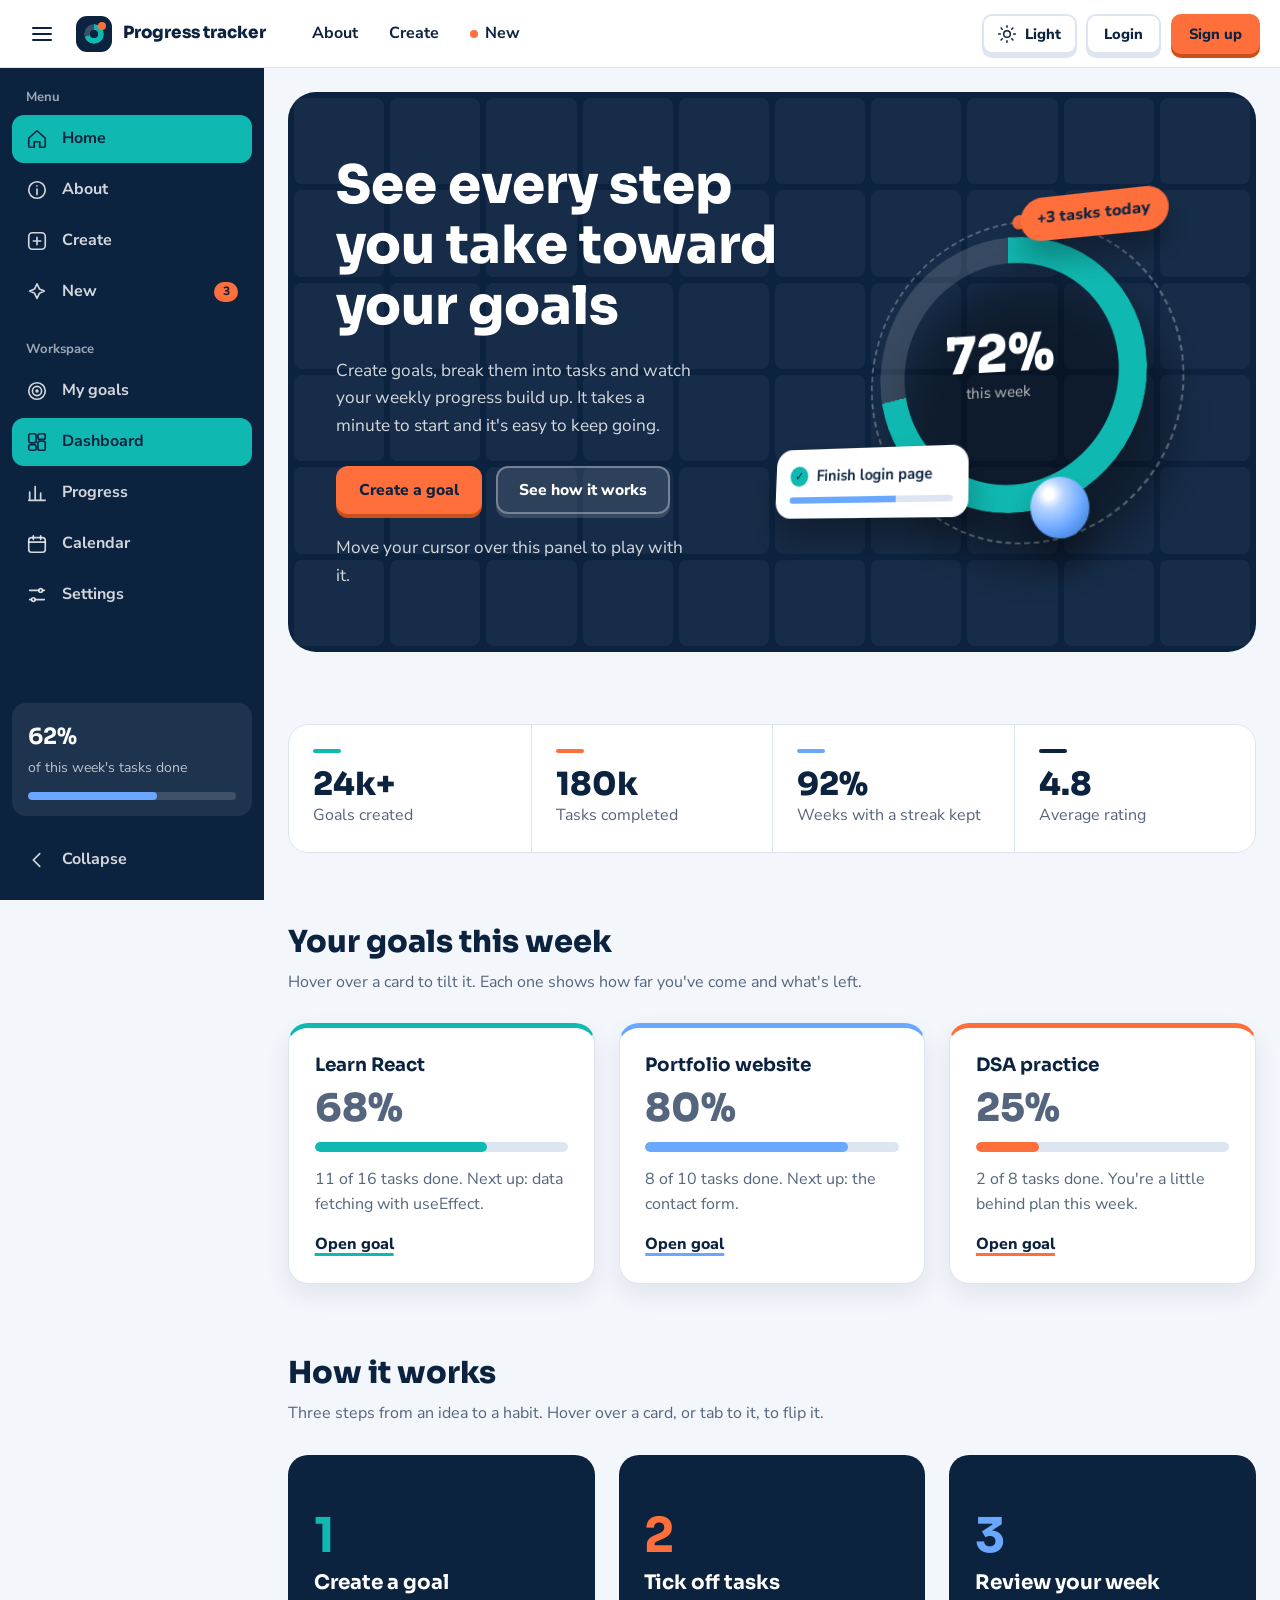
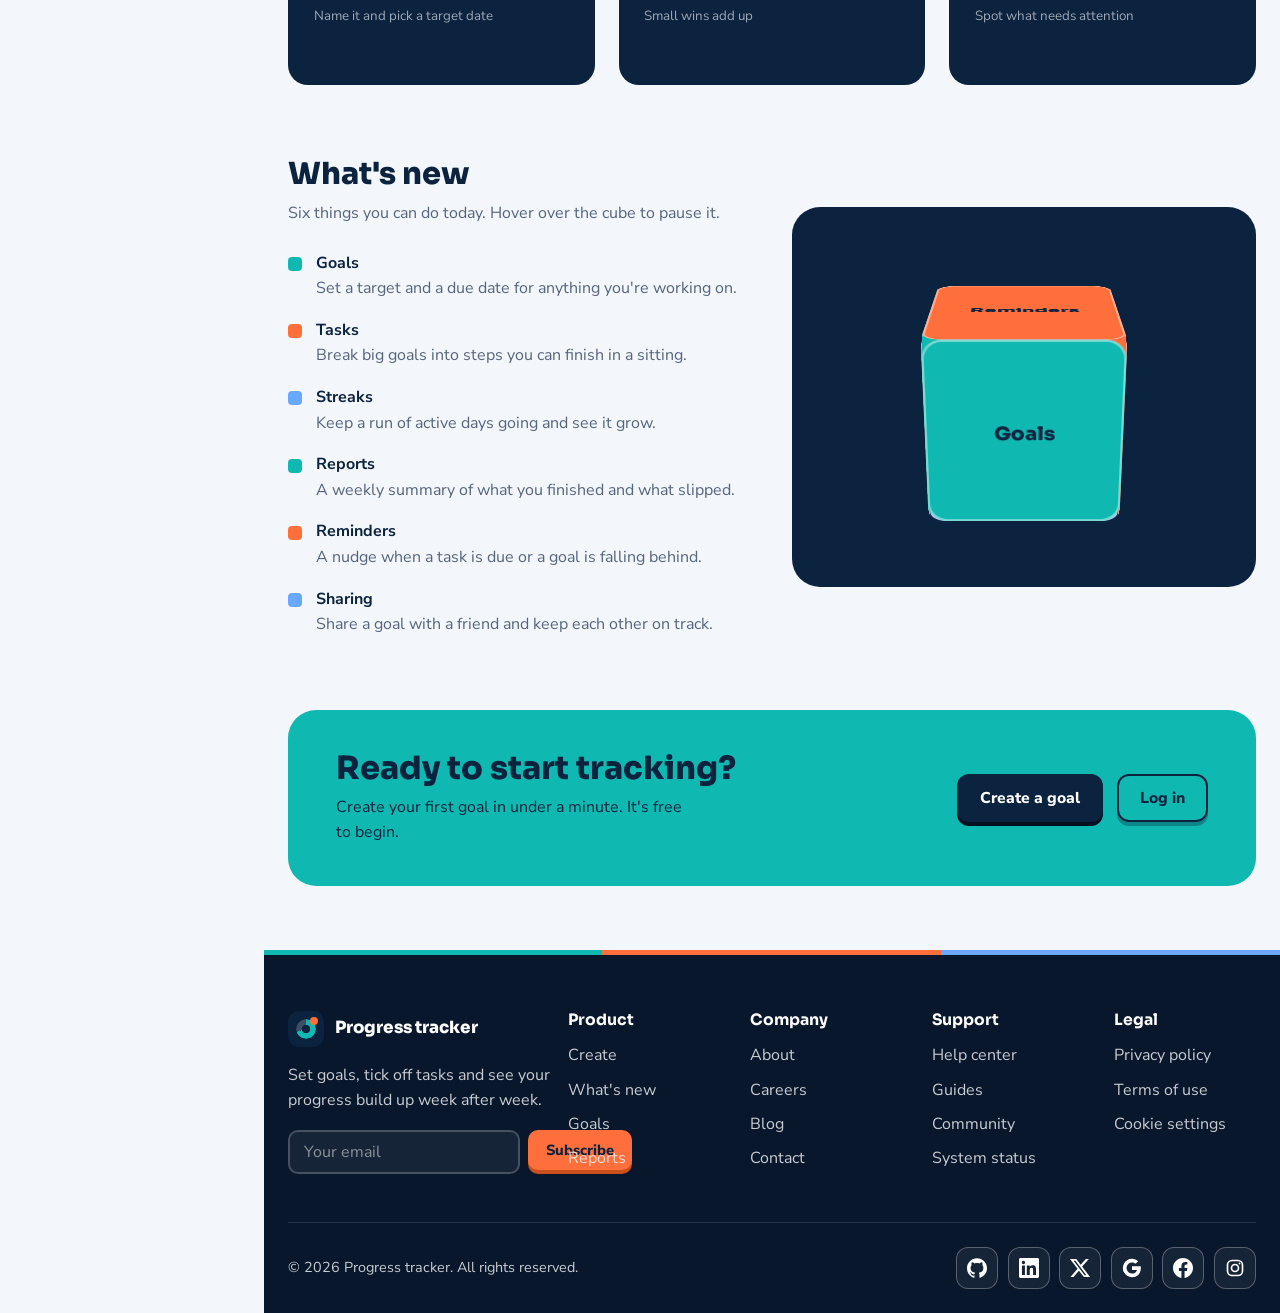
<file: index.html>
<!DOCTYPE html>
<html lang="en">
<head>
  <meta charset="UTF-8">
  <meta name="viewport" content="width=device-width, initial-scale=1">
  <title>Progress tracker - Home</title>
  <script src="dark-mode.js"></script>
  <link rel="preconnect" href="https://fonts.googleapis.com">
  <link rel="preconnect" href="https://fonts.gstatic.com" crossorigin>
  <link href="https://fonts.googleapis.com/css2?family=Nunito+Sans:wght@400;600;700;800&family=Sora:wght@600;700;800&display=swap" rel="stylesheet">
 

  <!-- ================= CSS ===================== -->

   <link rel="stylesheet" href="dark.css">
  <link rel="stylesheet" href="dark.css">
  <link rel="stylesheet" href="style.css">
</head>

<body>
  <a class="skip" href="#main">Skip to main content</a>

  <!-- Drives the sidebar without JavaScript. Desktop: checked = icons only. Mobile: checked = drawer open. -->
  <input class="sb-toggle" type="checkbox" id="sb-toggle" aria-controls="sidebar">

  <!-- ============ HEADER ============ -->
  <header class="header">
    <label class="burger" for="sb-toggle">
      <span class="bars"></span>
      <span class="sr-only">Toggle sidebar</span>
    </label>

    <a class="logo" href="index.html">
      <span class="logo-mark" aria-hidden="true"></span>
      <span class="logo-name">Progress tracker</span>
    </a>

    <nav class="nav" aria-label="Primary">
      <a href="#about">About</a>
      <a href="#create">Create</a>
      <a class="nav-new" href="#new">New</a>
    </nav>

    <div class="header-actions">
      <!-- <div class="theme">
        <button class="theme-btn" id="theme-btn" type="button" aria-haspopup="true" aria-expanded="false" aria-controls="theme-menu" title="Change colours">
          <svg viewBox="0 0 24 24" aria-hidden="true"><path d="M12 3a9 9 0 1 0 0 18c1.1 0 1.8-.8 1.8-1.7 0-.5-.2-.9-.5-1.2-.3-.3-.5-.7-.5-1.2 0-.9.8-1.6 1.7-1.6H16a5 5 0 0 0 5-5c0-3.9-4-7.3-9-7.3z"/><circle cx="7.5" cy="11" r="1"/><circle cx="10.5" cy="7" r="1"/><circle cx="15.5" cy="7.5" r="1"/></svg>
          <span class="theme-text">Theme</span>
        </button>
        <div class="theme-menu" id="theme-menu" hidden>
          <h2>Choose a colour combination</h2>
          <button class="theme-opt" type="button" data-theme="1" aria-pressed="true"><span>Ocean</span><span class="dots" aria-hidden="true"><i style="--d:#0c2340"></i><i style="--d:#0fb9b1"></i><i style="--d:#ff6f3c"></i><i style="--d:#6aa8ff"></i></span></button>
          <button class="theme-opt" type="button" data-theme="2" aria-pressed="false"><span>Royal</span><span class="dots" aria-hidden="true"><i style="--d:#2b1055"></i><i style="--d:#ffd166"></i><i style="--d:#ff6b9d"></i><i style="--d:#b69cff"></i></span></button>
          <button class="theme-opt" type="button" data-theme="3" aria-pressed="false"><span>Forest</span><span class="dots" aria-hidden="true"><i style="--d:#10301f"></i><i style="--d:#6fdc8c"></i><i style="--d:#ffb454"></i><i style="--d:#8ad7ff"></i></span></button>
          <button class="theme-opt" type="button" data-theme="4" aria-pressed="false"><span>Ember</span><span class="dots" aria-hidden="true"><i style="--d:#331014"></i><i style="--d:#ffc857"></i><i style="--d:#ff7a45"></i><i style="--d:#f78fb3"></i></span></button>
          <button class="theme-opt" type="button" data-theme="5" aria-pressed="false"><span>Neon</span><span class="dots" aria-hidden="true"><i style="--d:#14142b"></i><i style="--d:#00e5c3"></i><i style="--d:#ff4fa3"></i><i style="--d:#ffe14d"></i></span></button>
        </div>
      </div> -->
      <a class="btn btn-ghost btn-sm btn-login" href="login.html" data-open-auth="login">Login</a>
      <a class="btn btn-orange btn-sm" href="signup.html" data-open-auth="signup">Sign up</a>
    </div>
  </header>

  <div class="shell">

    <!-- ============ SIDEBAR ============ -->
    <aside class="sidebar" id="sidebar" aria-label="Sidebar">
      <div class="sb-section">
        <p class="sb-heading">Menu</p>
        <a class="sb-link" href="index.html" aria-current="page" title="Home">
          <svg viewBox="0 0 24 24" aria-hidden="true"><path d="M3 11l9-8 9 8v9a1 1 0 0 1-1 1h-5v-6H9v6H4a1 1 0 0 1-1-1z"/></svg>
          <span class="sb-label">Home</span>
        </a>
        <a class="sb-link" href="#about" title="About">
          <svg viewBox="0 0 24 24" aria-hidden="true"><circle cx="12" cy="12" r="9"/><path d="M12 11v6M12 7.5v.01"/></svg>
          <span class="sb-label">About</span>
        </a>
        <a class="sb-link" href="#create" title="Create">
          <svg viewBox="0 0 24 24" aria-hidden="true"><rect x="3" y="3" width="18" height="18" rx="4"/><path d="M12 8v8M8 12h8"/></svg>
          <span class="sb-label">Create</span>
        </a>
        <a class="sb-link" href="#new" title="New">
          <svg viewBox="0 0 24 24" aria-hidden="true"><path d="M12 3l2.6 5.6L20 11l-5.4 2.4L12 19l-2.6-5.6L4 11l5.4-2.4z"/></svg>
          <span class="sb-label">New</span>
          <span class="sb-badge">3</span>
        </a>
      </div>

      <div class="sb-section">
        <p class="sb-heading">Workspace</p>
        <a class="sb-link" href="#goals" title="My goals">
          <svg viewBox="0 0 24 24" aria-hidden="true"><circle cx="12" cy="12" r="9"/><circle cx="12" cy="12" r="5"/><circle cx="12" cy="12" r="1"/></svg>
          <span class="sb-label">My goals</span>
        </a>

        <a class="sb-link" href="dashboard.html" aria-current="page" title="Dashboard">
          <svg viewBox="0 0 24 24" aria-hidden="true"><rect x="3" y="3" width="8" height="10" rx="2"/><rect x="13" y="3" width="8" height="6" rx="2"/><rect x="13" y="11" width="8" height="10" rx="2"/><rect x="3" y="15" width="8" height="6" rx="2"/></svg>
          <span class="sb-label">Dashboard</span>
        </a>
        
        <a class="sb-link" href="#" title="Progress">
          <svg viewBox="0 0 24 24" aria-hidden="true"><path d="M4 20V11M10 20V5M16 20v-8M21 20H3"/></svg>
          <span class="sb-label">Progress</span>
        </a>
        <a class="sb-link" href="#" title="Calendar">
          <svg viewBox="0 0 24 24" aria-hidden="true"><rect x="3" y="5" width="18" height="16" rx="3"/><path d="M3 10h18M8 3v4M16 3v4"/></svg>
          <span class="sb-label">Calendar</span>
        </a>
        <a class="sb-link" href="#" title="Settings">
          <svg viewBox="0 0 24 24" aria-hidden="true"><path d="M4 7h10M18 7h2M4 17h2M10 17h10"/><circle cx="16" cy="7" r="2"/><circle cx="8" cy="17" r="2"/></svg>
          <span class="sb-label">Settings</span>
        </a>
      </div>

      <div class="sb-widget">
        <strong>62%</strong>
        <span>of this week's tasks done</span>
        <div class="sb-meter" aria-hidden="true"><i></i></div>
      </div>

      <label class="sb-link sb-collapse" for="sb-toggle" title="Collapse or expand sidebar">
        <svg viewBox="0 0 24 24" aria-hidden="true"><path d="M15 5l-7 7 7 7"/></svg>
        <span class="sb-label">Collapse</span>
      </label>
    </aside>

    <label class="scrim" for="sb-toggle" aria-hidden="true"></label>

    <div class="content">

      <!-- ============ MAIN ============ -->
      <main id="main">

        <!-- Hero: move the cursor over it. The tiles light up and the 3D ring turns to face you. -->
        <section class="hero" aria-labelledby="hero-title">
          <div class="cells" aria-hidden="true">
            <i></i><i></i><i></i><i></i><i></i><i></i><i></i><i></i><i></i><i></i>
            <i></i><i></i><i></i><i></i><i></i><i></i><i></i><i></i><i></i><i></i>
            <i></i><i></i><i></i><i></i><i></i><i></i><i></i><i></i><i></i><i></i>
            <i></i><i></i><i></i><i></i><i></i><i></i><i></i><i></i><i></i><i></i>
            <i></i><i></i><i></i><i></i><i></i><i></i><i></i><i></i><i></i><i></i>
            <i></i><i></i><i></i><i></i><i></i><i></i><i></i><i></i><i></i><i></i>
          </div>

          <div class="hero-copy">
            <h1 id="hero-title">See every step you take toward your goals</h1>
            <p>Create goals, break them into tasks and watch your weekly progress build up. It takes a minute to start and it's easy to keep going.</p>
            <div class="hero-actions">
              <a class="btn btn-orange" href="#create">Create a goal</a>
              <a class="btn btn-light" href="#about">See how it works</a>
            </div>
            <p class="hero-hint">Move your cursor over this panel to play with it.</p>
          </div>

          <div class="hero-visual" aria-hidden="true">
            <div class="obj">
              <div class="orbit"></div>
              <div class="ring"></div>
              <div class="ring-num"><strong>72%</strong><span>this week</span></div>
              <div class="task-card"><b>Finish login page</b><i></i></div>
              <div class="chip">+3 tasks today</div>
              <div class="sphere"></div>
            </div>
          </div>
        </section>

        <!-- Stats (sample numbers: replace with your own) -->
        <section class="stats reveal" aria-label="Progress tracker in numbers">
          <div class="stat" style="--c: var(--teal)"><strong>24k+</strong><span>Goals created</span></div>
          <div class="stat" style="--c: var(--orange)"><strong>180k</strong><span>Tasks completed</span></div>
          <div class="stat" style="--c: var(--sky)"><strong>92%</strong><span>Weeks with a streak kept</span></div>
          <div class="stat" style="--c: var(--navy)"><strong>4.8</strong><span>Average rating</span></div>
        </section>

        <!-- Goals: each card tilts toward the cursor -->
        <section id="goals" aria-labelledby="goals-title">
          <div class="section-head">
            <h2 id="goals-title">Your goals this week</h2>
            <p>Hover over a card to tilt it. Each one shows how far you've come and what's left.</p>
          </div>

          <div class="goals">
            <article class="tilt reveal" style="--accent: var(--teal)">
              <div class="zones" aria-hidden="true"><i></i><i></i><i></i><i></i><i></i><i></i><i></i><i></i><i></i></div>
              <div class="tilt-card">
                <h3>Learn React</h3>
                <p class="pct">68%</p>
                <div class="meter" role="progressbar" aria-valuemin="0" aria-valuemax="100" aria-valuenow="68" aria-label="Learn React" style="--p: 68"><i></i></div>
                <p>11 of 16 tasks done. Next up: data fetching with useEffect.</p>
                <a class="link" href="#">Open goal</a>
              </div>
            </article>

            <article class="tilt reveal" style="--accent: var(--sky)">
              <div class="zones" aria-hidden="true"><i></i><i></i><i></i><i></i><i></i><i></i><i></i><i></i><i></i></div>
              <div class="tilt-card">
                <h3>Portfolio website</h3>
                <p class="pct">80%</p>
                <div class="meter" role="progressbar" aria-valuemin="0" aria-valuemax="100" aria-valuenow="80" aria-label="Portfolio website" style="--p: 80"><i></i></div>
                <p>8 of 10 tasks done. Next up: the contact form.</p>
                <a class="link" href="#">Open goal</a>
              </div>
            </article>

            <article class="tilt reveal" style="--accent: var(--orange)">
              <div class="zones" aria-hidden="true"><i></i><i></i><i></i><i></i><i></i><i></i><i></i><i></i><i></i></div>
              <div class="tilt-card">
                <h3>DSA practice</h3>
                <p class="pct">25%</p>
                <div class="meter" role="progressbar" aria-valuemin="0" aria-valuemax="100" aria-valuenow="25" aria-label="DSA practice" style="--p: 25"><i></i></div>
                <p>2 of 8 tasks done. You're a little behind plan this week.</p>
                <a class="link" href="#">Open goal</a>
              </div>
            </article>
          </div>
        </section>

        <!-- How it works: cards flip on hover or keyboard focus -->
        <section id="about" aria-labelledby="about-title">
          <div class="section-head">
            <h2 id="about-title">How it works</h2>
            <p>Three steps from an idea to a habit. Hover over a card, or tab to it, to flip it.</p>
          </div>

          <div class="steps">
            <article class="flip reveal" tabindex="0" style="--c: var(--teal)">
              <div class="flip-inner">
                <div class="face face-front">
                  <b>1</b>
                  <h3>Create a goal</h3>
                  <small>Name it and pick a target date</small>
                </div>
                <div class="face face-back">
                  <h3>Start with one goal</h3>
                  <p>Give it a clear name, add a due date and write down the first few tasks. You can always add more later.</p>
                </div>
              </div>
            </article>

            <article class="flip reveal" tabindex="0" style="--c: var(--orange)">
              <div class="flip-inner">
                <div class="face face-front">
                  <b>2</b>
                  <h3>Tick off tasks</h3>
                  <small>Small wins add up</small>
                </div>
                <div class="face face-back">
                  <h3>Watch the bar fill</h3>
                  <p>Every finished task moves your progress forward, so you can see the effort building day by day.</p>
                </div>
              </div>
            </article>

            <article class="flip reveal" tabindex="0" style="--c: var(--sky)">
              <div class="flip-inner">
                <div class="face face-front">
                  <b>3</b>
                  <h3>Review your week</h3>
                  <small>Spot what needs attention</small>
                </div>
                <div class="face face-back">
                  <h3>Adjust and keep going</h3>
                  <p>See which goals are on track and which are behind, then plan next week with a clear picture.</p>
                </div>
              </div>
            </article>
          </div>
        </section>

        <!-- What's new: rotating cube (pauses on hover) -->
        <section id="new" class="showcase" aria-labelledby="new-title">
          <div>
            <div class="section-head">
              <h2 id="new-title">What's new</h2>
              <p>Six things you can do today. Hover over the cube to pause it.</p>
            </div>
            <ul class="features">
              <li style="--c: var(--teal)"><div><strong>Goals</strong><span>Set a target and a due date for anything you're working on.</span></div></li>
              <li style="--c: var(--orange)"><div><strong>Tasks</strong><span>Break big goals into steps you can finish in a sitting.</span></div></li>
              <li style="--c: var(--sky)"><div><strong>Streaks</strong><span>Keep a run of active days going and see it grow.</span></div></li>
              <li style="--c: var(--teal)"><div><strong>Reports</strong><span>A weekly summary of what you finished and what slipped.</span></div></li>
              <li style="--c: var(--orange)"><div><strong>Reminders</strong><span>A nudge when a task is due or a goal is falling behind.</span></div></li>
              <li style="--c: var(--sky)"><div><strong>Sharing</strong><span>Share a goal with a friend and keep each other on track.</span></div></li>
            </ul>
          </div>

          <div class="cube-wrap reveal" aria-hidden="true">
            <div class="cube">
              <div class="f1">Goals</div>
              <div class="f2">Tasks</div>
              <div class="f3">Streaks</div>
              <div class="f4">Reports</div>
              <div class="f5">Reminders</div>
              <div class="f6">Sharing</div>
            </div>
          </div>
        </section>

        <!-- Call to action -->
        <section id="create" class="cta reveal" aria-labelledby="cta-title">
          <div>
            <h2 id="cta-title">Ready to start tracking?</h2>
            <p>Create your first goal in under a minute. It's free to begin.</p>
          </div>
          <div class="cta-actions">
            <a class="btn btn-navy" href="#" data-open-auth="signup">Create a goal</a>
            <a class="btn btn-ghost" href="#" data-open-auth="login">Log in</a>
          </div>
        </section>

      </main>

      <!-- ============ FOOTER ============ -->
      <footer class="footer">
        <div class="footer-inner">
          <div class="footer-grid">
            <div class="footer-about">
              <a class="logo" href="index.html">
                <span class="logo-mark" aria-hidden="true"></span>
                <span>Progress tracker</span>
              </a>
              <p>Set goals, tick off tasks and see your progress build up week after week.</p>
              <form class="news" action="#" method="post">
                <label class="sr-only" for="news-email">Email address</label>
                <input id="news-email" name="email" type="email" placeholder="Your email" autocomplete="email" required>
                <button class="btn btn-orange btn-sm" type="submit">Subscribe</button>
              </form>
            </div>

            <nav aria-label="Product">
              <h3>Product</h3>
              <ul>
                <li><a class="footer-link" href="#create">Create</a></li>
                <li><a class="footer-link" href="#new">What's new</a></li>
                <li><a class="footer-link" href="#goals">Goals</a></li>
                <li><a class="footer-link" href="#">Reports</a></li>
              </ul>
            </nav>

            <nav aria-label="Company">
              <h3>Company</h3>
              <ul>
                <li><a class="footer-link" href="#about">About</a></li>
                <li><a class="footer-link" href="#">Careers</a></li>
                <li><a class="footer-link" href="#">Blog</a></li>
                <li><a class="footer-link" href="#">Contact</a></li>
              </ul>
            </nav>

            <nav aria-label="Support">
              <h3>Support</h3>
              <ul>
                <li><a class="footer-link" href="#">Help center</a></li>
                <li><a class="footer-link" href="#">Guides</a></li>
                <li><a class="footer-link" href="#">Community</a></li>
                <li><a class="footer-link" href="#">System status</a></li>
              </ul>
            </nav>

            <nav aria-label="Legal">
              <h3>Legal</h3>
              <ul>
                <li><a class="footer-link" href="#">Privacy policy</a></li>
                <li><a class="footer-link" href="#">Terms of use</a></li>
                <li><a class="footer-link" href="#">Cookie settings</a></li>
              </ul>
            </nav>
          </div>

          <div class="footer-bottom">
            <p>&copy; 2026 Progress tracker. All rights reserved.</p>
            <div class="socials">
              <a class="social social-github" href="#" aria-label="GitHub" title="GitHub"><svg viewBox="0 0 24 24" aria-hidden="true"><path d="M12 .297c-6.63 0-12 5.373-12 12 0 5.303 3.438 9.8 8.205 11.385.6.113.82-.258.82-.577 0-.285-.01-1.04-.015-2.04-3.338.724-4.042-1.61-4.042-1.61C4.422 18.07 3.633 17.7 3.633 17.7c-1.087-.744.084-.729.084-.729 1.205.084 1.838 1.236 1.838 1.236 1.07 1.835 2.809 1.305 3.495.998.108-.776.417-1.305.76-1.605-2.665-.3-5.466-1.332-5.466-5.93 0-1.31.465-2.38 1.235-3.22-.135-.303-.54-1.523.105-3.176 0 0 1.005-.322 3.3 1.23.96-.267 1.98-.399 3-.405 1.02.006 2.04.138 3 .405 2.28-1.552 3.285-1.23 3.285-1.23.645 1.653.24 2.873.12 3.176.765.84 1.23 1.91 1.23 3.22 0 4.61-2.805 5.625-5.475 5.92.42.36.81 1.096.81 2.22 0 1.606-.015 2.896-.015 3.286 0 .315.21.69.825.57C20.565 22.092 24 17.592 24 12.297c0-6.627-5.373-12-12-12"/></svg></a>
              <a class="social social-linkedin" href="#" aria-label="LinkedIn" title="LinkedIn"><svg viewBox="0 0 24 24" aria-hidden="true"><path d="M20.447 20.452h-3.554v-5.569c0-1.328-.027-3.037-1.852-3.037-1.853 0-2.136 1.445-2.136 2.939v5.667H9.351V9h3.414v1.561h.046c.477-.9 1.637-1.85 3.37-1.85 3.601 0 4.267 2.37 4.267 5.455v6.286zM5.337 7.433a2.062 2.062 0 0 1-2.063-2.065 2.064 2.064 0 1 1 2.063 2.065zm1.782 13.019H3.555V9h3.564v11.452zM22.225 0H1.771C.792 0 0 .774 0 1.729v20.542C0 23.227.792 24 1.771 24h20.451C23.2 24 24 23.227 24 22.271V1.729C24 .774 23.2 0 22.222 0h.003z"/></svg></a>
              <a class="social social-x" href="#" aria-label="X" title="X"><svg viewBox="0 0 24 24" aria-hidden="true"><path d="M18.901 1.153h3.68l-8.04 9.19L24 22.846h-7.406l-5.8-7.584-6.638 7.584H.474l8.6-9.83L0 1.154h7.594l5.243 6.932ZM17.61 20.644h2.039L6.486 3.24H4.298Z"/></svg></a>
              <a class="social social-google" href="#" aria-label="Google" title="Google"><svg viewBox="0 0 24 24" aria-hidden="true"><path class="g1" d="M22.56 12.25c0-.78-.07-1.53-.2-2.25H12v4.26h5.92c-.26 1.37-1.04 2.53-2.21 3.31v2.77h3.57c2.08-1.92 3.28-4.74 3.28-8.09z"/><path class="g2" d="M12 23c2.97 0 5.46-.98 7.28-2.66l-3.57-2.77c-.98.66-2.23 1.06-3.71 1.06-2.86 0-5.29-1.93-6.16-4.53H2.18v2.84C3.99 20.53 7.7 23 12 23z"/><path class="g3" d="M5.84 14.09c-.22-.66-.35-1.36-.35-2.09s.13-1.43.35-2.09V7.07H2.18C1.43 8.55 1 10.22 1 12s.43 3.45 1.18 4.93l2.85-2.22.81-.62z"/><path class="g4" d="M12 5.38c1.62 0 3.06.56 4.21 1.64l3.15-3.15C17.45 2.09 14.97 1 12 1 7.7 1 3.99 3.47 2.18 7.07l3.66 2.84c.87-2.6 3.3-4.53 6.16-4.53z"/></svg></a>
              <a class="social social-facebook" href="#" aria-label="Facebook" title="Facebook"><svg viewBox="0 0 24 24" aria-hidden="true"><path d="M24 12.073c0-6.627-5.373-12-12-12s-12 5.373-12 12c0 5.99 4.388 10.954 10.125 11.854v-8.385H7.078v-3.47h3.047V9.43c0-3.007 1.792-4.669 4.533-4.669 1.312 0 2.686.235 2.686.235v2.953H15.83c-1.491 0-1.956.925-1.956 1.874v2.25h3.328l-.532 3.47h-2.796v8.385C19.612 23.027 24 18.062 24 12.073z"/></svg></a>
              <a class="social social-instagram" href="#" aria-label="Instagram" title="Instagram"><svg viewBox="0 0 24 24" aria-hidden="true"><rect x="3" y="3" width="18" height="18" rx="5.5"/><circle cx="12" cy="12" r="4.2"/><circle cx="17.4" cy="6.6" r="1.1"/></svg></a>
            </div>
          </div>
        </div>
      </footer>

    </div>
  </div>

  <!-- ============ AUTH MODAL (Signup + Login) ============ -->
  <div class="auth-overlay" id="auth-overlay" hidden>
    <div class="auth-card" id="auth-card" role="dialog" aria-modal="true" aria-labelledby="signup-title">
      <button class="auth-close" type="button" aria-label="Close" data-auth-close>
        <svg viewBox="0 0 24 24" aria-hidden="true"><path d="M5 5l14 14M19 5L5 19"/></svg>
      </button>
      <span class="logo-mark auth-logo" aria-hidden="true"></span>

      <!-- SIGN UP -->
      <section class="auth-view" data-view="signup" hidden>
        <h2 id="signup-title">Welcome to Progress tracker</h2>
        <p class="auth-sub">Create your account to start tracking your goals</p>

        <form class="auth-form" novalidate>
          <div class="auth-field">
            <label class="sr-only" for="su-name">Full name</label>
            <div class="auth-wrap"><input class="auth-input" id="su-name" name="name" type="text" placeholder="Full name" autocomplete="name" data-validate="name"></div>
            <p class="auth-error" aria-live="polite"></p>
          </div>
          <div class="auth-field">
            <label class="sr-only" for="su-email">Email</label>
            <div class="auth-wrap"><input class="auth-input" id="su-email" name="email" type="email" placeholder="Enter your email" autocomplete="email" data-validate="email"></div>
            <p class="auth-error" aria-live="polite"></p>
          </div>
          <div class="auth-field">
            <label class="sr-only" for="su-pass">Password</label>
            <div class="auth-wrap">
              <input class="auth-input" id="su-pass" name="password" type="password" placeholder="Create a password" autocomplete="new-password" data-validate="password">
              <button class="auth-eye" type="button" aria-label="Show password" aria-pressed="false"><svg viewBox="0 0 24 24" aria-hidden="true"><path d="M2 12s3.6-7 10-7 10 7 10 7-3.6 7-10 7-10-7-10-7z"/><circle cx="12" cy="12" r="3"/></svg></button>
            </div>
            <p class="auth-hint">Use 8 or more letters, numbers and symbols</p>
            <p class="auth-error" aria-live="polite"></p>
          </div>
          <div class="auth-field">
            <label class="sr-only" for="su-confirm">Confirm password</label>
            <div class="auth-wrap">
              <input class="auth-input" id="su-confirm" name="confirm" type="password" placeholder="Confirm password" autocomplete="new-password" data-validate="confirm">
              <button class="auth-eye" type="button" aria-label="Show password" aria-pressed="false"><svg viewBox="0 0 24 24" aria-hidden="true"><path d="M2 12s3.6-7 10-7 10 7 10 7-3.6 7-10 7-10-7-10-7z"/><circle cx="12" cy="12" r="3"/></svg></button>
            </div>
            <p class="auth-error" aria-live="polite"></p>
          </div>
          <div class="auth-field">
            <label class="auth-check"><input id="su-terms" name="terms" type="checkbox" data-validate="terms"><span>I agree to the <a href="#">Terms &amp; Conditions</a></span></label>
            <p class="auth-error" aria-live="polite"></p>
          </div>

          <button class="btn btn-orange btn-block" type="submit">Create account</button>
          <p class="auth-status" role="status"></p>
        </form>

        <p class="auth-or"><span>OR</span></p>
        <button class="btn btn-ghost btn-block" type="button"><svg viewBox="0 0 24 24" aria-hidden="true"><path fill="#4285f4" d="M22.56 12.25c0-.78-.07-1.53-.2-2.25H12v4.26h5.92c-.26 1.37-1.04 2.53-2.21 3.31v2.77h3.57c2.08-1.92 3.28-4.74 3.28-8.09z"/><path fill="#34a853" d="M12 23c2.97 0 5.46-.98 7.28-2.66l-3.57-2.77c-.98.66-2.23 1.06-3.71 1.06-2.86 0-5.29-1.93-6.16-4.53H2.18v2.84C3.99 20.53 7.7 23 12 23z"/><path fill="#fbbc05" d="M5.84 14.09c-.22-.66-.35-1.36-.35-2.09s.13-1.43.35-2.09V7.07H2.18C1.43 8.55 1 10.22 1 12s.43 3.45 1.18 4.93l2.85-2.22.81-.62z"/><path fill="#ea4335" d="M12 5.38c1.62 0 3.06.56 4.21 1.64l3.15-3.15C17.45 2.09 14.97 1 12 1 7.7 1 3.99 3.47 2.18 7.07l3.66 2.84c.87-2.6 3.3-4.53 6.16-4.53z"/></svg><span>Continue with Google</span></button>

        <p class="auth-switch">Already have an account? <button type="button" data-switch="login">Log in</button></p>
      </section>

      <!-- LOGIN -->
      <section class="auth-view" data-view="login" hidden>
        <h2 id="login-title">Welcome back</h2>
        <p class="auth-sub">Log in to see your goals and progress</p>

        <form class="auth-form" novalidate>
          <div class="auth-field">
            <label class="sr-only" for="li-email">Email</label>
            <div class="auth-wrap"><input class="auth-input" id="li-email" name="email" type="email" placeholder="Enter your email" autocomplete="email" data-validate="email"></div>
            <p class="auth-error" aria-live="polite"></p>
          </div>
          <div class="auth-field">
            <label class="sr-only" for="li-pass">Password</label>
            <div class="auth-wrap">
              <input class="auth-input" id="li-pass" name="password" type="password" placeholder="Password" autocomplete="current-password" data-validate="loginpass">
              <button class="auth-eye" type="button" aria-label="Show password" aria-pressed="false"><svg viewBox="0 0 24 24" aria-hidden="true"><path d="M2 12s3.6-7 10-7 10 7 10 7-3.6 7-10 7-10-7-10-7z"/><circle cx="12" cy="12" r="3"/></svg></button>
            </div>
            <p class="auth-error" aria-live="polite"></p>
          </div>
          <label class="auth-check"><input id="li-remember" name="remember" type="checkbox"><span>Remember me</span></label>

          <button class="btn btn-orange btn-block" type="submit">Login</button>
          <p class="auth-status" role="status"></p>
        </form>

        <p class="auth-or"><span>OR</span></p>
        <button class="btn btn-ghost btn-block" type="button"><svg viewBox="0 0 24 24" aria-hidden="true"><path fill="#4285f4" d="M22.56 12.25c0-.78-.07-1.53-.2-2.25H12v4.26h5.92c-.26 1.37-1.04 2.53-2.21 3.31v2.77h3.57c2.08-1.92 3.28-4.74 3.28-8.09z"/><path fill="#34a853" d="M12 23c2.97 0 5.46-.98 7.28-2.66l-3.57-2.77c-.98.66-2.23 1.06-3.71 1.06-2.86 0-5.29-1.93-6.16-4.53H2.18v2.84C3.99 20.53 7.7 23 12 23z"/><path fill="#fbbc05" d="M5.84 14.09c-.22-.66-.35-1.36-.35-2.09s.13-1.43.35-2.09V7.07H2.18C1.43 8.55 1 10.22 1 12s.43 3.45 1.18 4.93l2.85-2.22.81-.62z"/><path fill="#ea4335" d="M12 5.38c1.62 0 3.06.56 4.21 1.64l3.15-3.15C17.45 2.09 14.97 1 12 1 7.7 1 3.99 3.47 2.18 7.07l3.66 2.84c.87-2.6 3.3-4.53 6.16-4.53z"/></svg><span>Continue with Google</span></button>

        <p class="auth-switch">New here? <button type="button" data-switch="signup">Sign up</button></p>
      </section>
    </div>
  </div>

  <script src="index.js"></script>
</body>
</html>
</file>
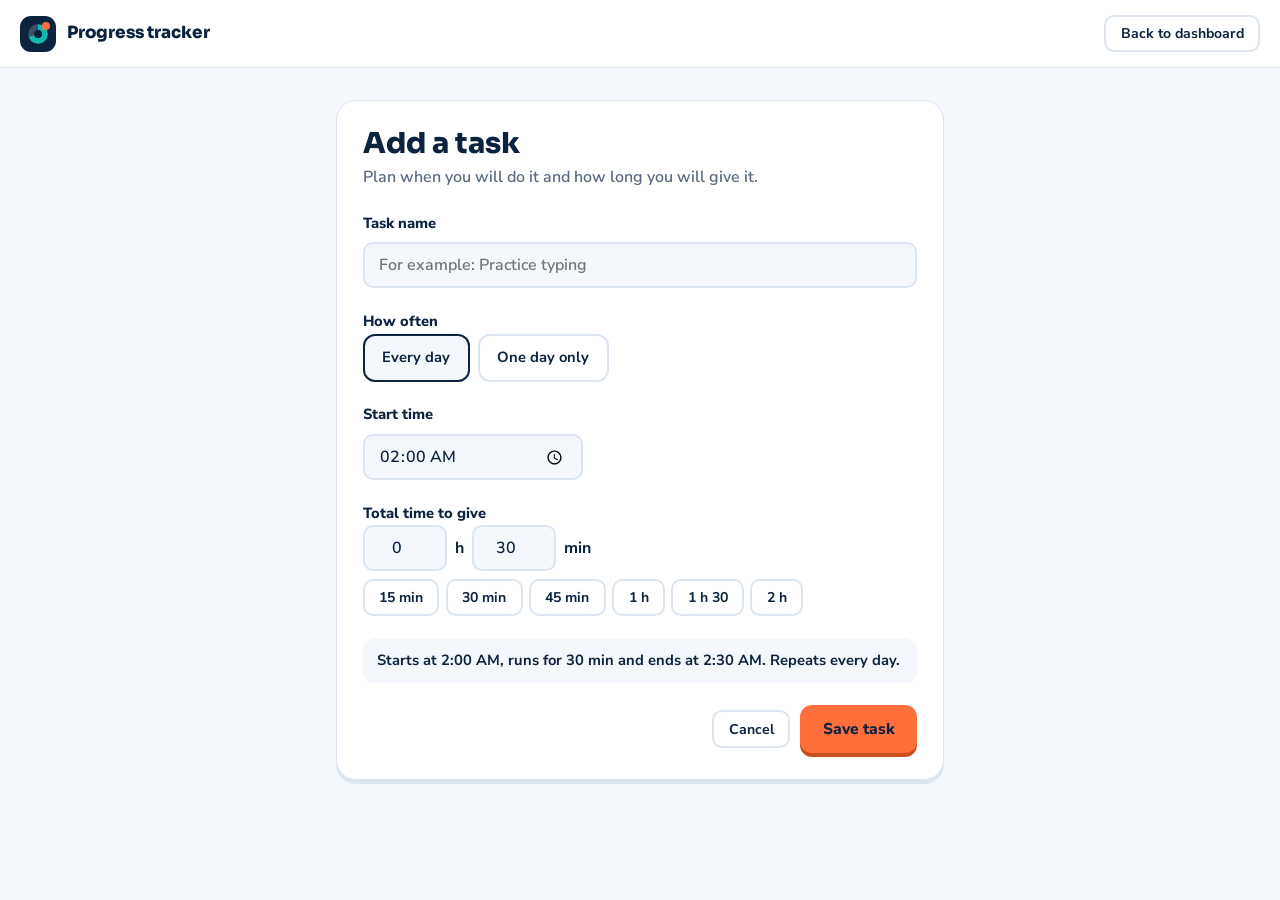
<file: add-task.html>
<!DOCTYPE html>
<html lang="en">
<head>
  <meta charset="UTF-8">
  <meta name="viewport" content="width=device-width, initial-scale=1">
  <script>try{var t=localStorage.getItem("pt-theme");if(t)document.documentElement.setAttribute("data-theme",t)}catch(e){}</script>
  <title>Add a task - Progress tracker</title>
  <script src="dark-mode.js"></script>
  <link rel="preconnect" href="https://fonts.googleapis.com">
  <link rel="preconnect" href="https://fonts.gstatic.com" crossorigin>
  <link href="https://fonts.googleapis.com/css2?family=Nunito+Sans:wght@400;600;700;800&family=Sora:wght@600;700;800&display=swap" rel="stylesheet">
  

  <link rel="stylesheet" href="dark.css">
  <link rel="stylesheet" href="style.css">
  <link rel="stylesheet" href="dashboard.css">
</head>

<body>
  <a class="skip" href="#main">Skip to main content</a>

  <header class="header">
    <a class="logo" href="dashboard.html">
      <span class="logo-mark" aria-hidden="true"></span>
      <span class="logo-name">Progress tracker</span>
    </a>
    <div class="header-actions">
      <a class="d-btn-ghost" href="dashboard.html">Back to dashboard</a>
    </div>
  </header>

  <main id="main" class="tf">
    <form class="d-panel tf-card" id="tf" novalidate>
      <div>
        <h1 id="tf-title">Add a task</h1>
        <p class="tf-lead" id="tf-lead">Plan when you will do it and how long you will give it.</p>
      </div>

      <div class="tf-field">
        <label for="tf-name">Task name</label>
        <input id="tf-name" type="text" maxlength="80" placeholder="For example: Practice typing" autocomplete="off">
        <p class="tf-err" id="tf-name-err" role="alert" hidden></p>
      </div>

      <fieldset class="tf-field">
        <legend>How often</legend>
        <div class="tf-choices">
          <label class="tf-choice"><input type="radio" name="repeat" value="daily" checked><span>Every day</span></label>
          <label class="tf-choice"><input type="radio" name="repeat" value="once"><span>One day only</span></label>
        </div>
        <div class="tf-date" id="tf-date-wrap" hidden>
          <label for="tf-date">Which day</label>
          <input id="tf-date" type="date">
          <p class="tf-err" id="tf-date-err" role="alert" hidden></p>
        </div>
      </fieldset>

      <div class="tf-field">
        <label for="tf-start">Start time</label>
        <input id="tf-start" type="time" value="09:00">
        <p class="tf-err" id="tf-start-err" role="alert" hidden></p>
      </div>

      <fieldset class="tf-field">
        <legend>Total time to give</legend>
        <div class="tf-dur">
          <input id="tf-h" type="number" min="0" max="16" step="1" inputmode="numeric" value="0" aria-label="Hours">
          <span>h</span>
          <input id="tf-m" type="number" min="0" max="59" step="1" inputmode="numeric" value="30" aria-label="Minutes">
          <span>min</span>
        </div>
        <div class="tf-chips" id="tf-chips" role="group" aria-label="Quick choices">
          <button class="d-btn-ghost" type="button" data-min="15">15 min</button>
          <button class="d-btn-ghost" type="button" data-min="30">30 min</button>
          <button class="d-btn-ghost" type="button" data-min="45">45 min</button>
          <button class="d-btn-ghost" type="button" data-min="60">1 h</button>
          <button class="d-btn-ghost" type="button" data-min="90">1 h 30</button>
          <button class="d-btn-ghost" type="button" data-min="120">2 h</button>
        </div>
        <p class="tf-err" id="tf-dur-err" role="alert" hidden></p>
      </fieldset>

      <p class="tf-summary" id="tf-sum" aria-live="polite"></p>

      <div class="tf-actions">
        <button class="d-btn-ghost d-btn-danger" type="button" id="tf-remove" hidden>Remove task</button>
        <a class="d-btn-ghost" href="dashboard.html">Cancel</a>
        <button class="btn btn-orange" type="submit" id="tf-save">Save task</button>
      </div>
    </form>
  </main>

  <script src="tasks-store.js"></script>
  <script src="add-task.js"></script>
</body>
</html>
</file>
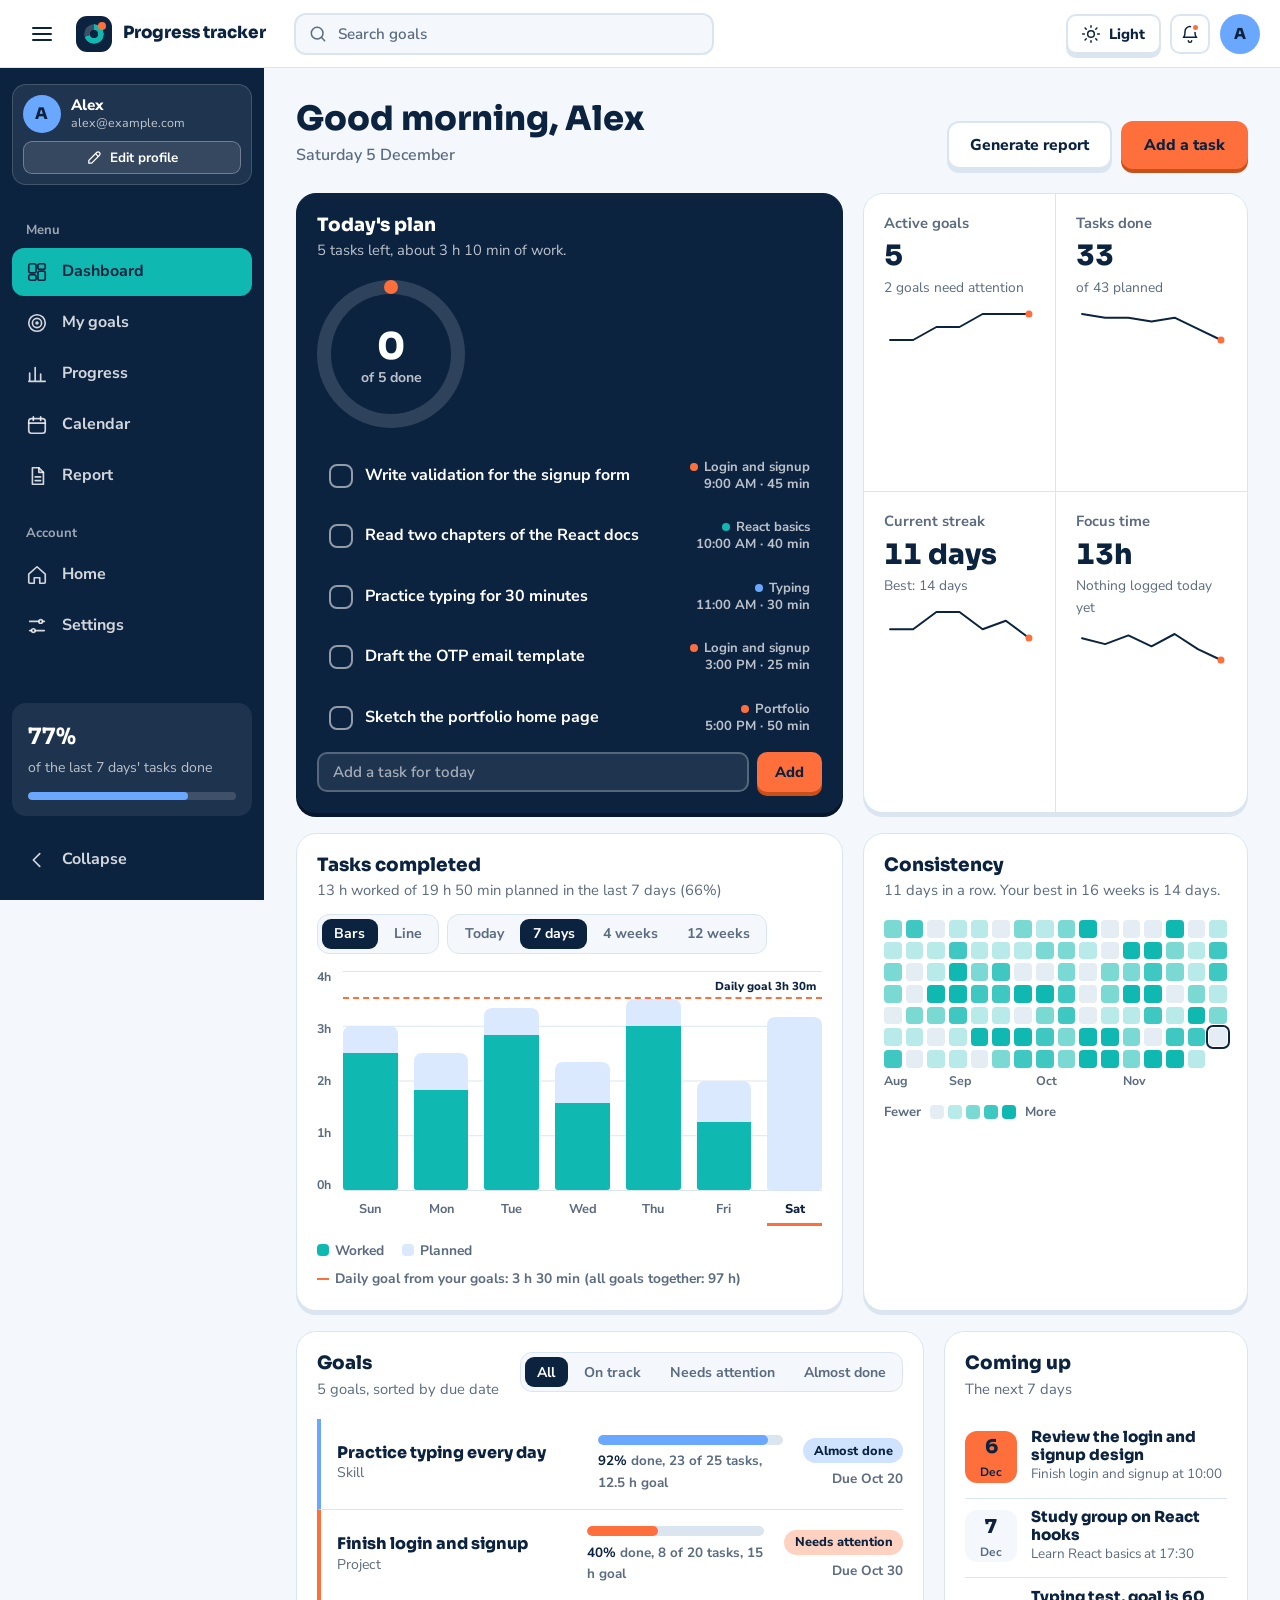
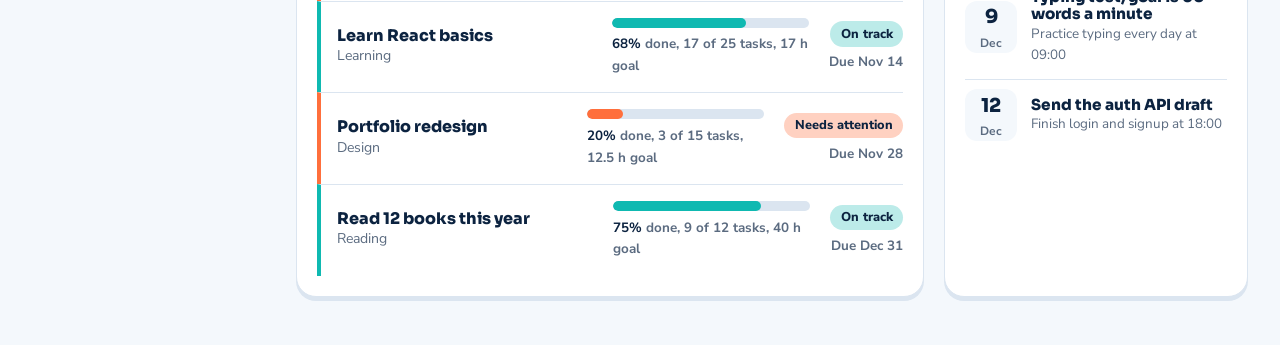
<file: dashboard.html>
<!DOCTYPE html>
<html lang="en">
<head>
  <meta charset="UTF-8">
  <meta name="viewport" content="width=device-width, initial-scale=1">
  <script>document.documentElement.classList.add("no-anim");try{var t=localStorage.getItem("pt-theme");if(t)document.documentElement.setAttribute("data-theme",t)}catch(e){}</script>
  <title>Progress tracker - Dashboard</title>
  <script src="dark-mode.js"></script>
  <link rel="preconnect" href="https://fonts.googleapis.com">
  <link rel="preconnect" href="https://fonts.gstatic.com" crossorigin>
  <link href="https://fonts.googleapis.com/css2?family=Nunito+Sans:wght@400;600;700;800&family=Sora:wght@600;700;800&display=swap" rel="stylesheet">
 

  <!-- ================== CSS files =============== -->

  <link rel="stylesheet" href="dark.css">
  <link rel="stylesheet" href="style.css">
  <link rel="stylesheet" href="dashboard.css">
</head>

<body>
  <a class="skip" href="#main">Skip to main content</a>

  <input class="sb-toggle" type="checkbox" id="sb-toggle" aria-controls="sidebar">

  <!-- ============ HEADER ============ -->
  <header class="header">
    <label class="burger" for="sb-toggle">
      <span class="bars"></span>
      <span class="sr-only">Toggle sidebar</span>
    </label>

    <a class="logo" href="index.html">
      <span class="logo-mark" aria-hidden="true"></span>
      <span class="logo-name">Progress tracker</span>
    </a>

    <form class="d-search" id="d-search" role="search">
      <label class="sr-only" for="d-q">Search goals</label>
      <svg viewBox="0 0 24 24" aria-hidden="true"><circle cx="11" cy="11" r="7"/><path d="M20 20l-4-4"/></svg>
      <input id="d-q" type="search" placeholder="Search goals" autocomplete="off">
    </form>

    <div class="header-actions">

      <!-- =================== header mein theme button  aa jayega ager ye uncoment hoga to ======================== -->

      
      <!-- <div class="theme">
        <button class="theme-btn" id="theme-btn" type="button" aria-haspopup="true" aria-expanded="false" aria-controls="theme-menu" title="Change colours">
          <svg viewBox="0 0 24 24" aria-hidden="true"><path d="M12 3a9 9 0 1 0 0 18c1.1 0 1.8-.8 1.8-1.7 0-.5-.2-.9-.5-1.2-.3-.3-.5-.7-.5-1.2 0-.9.8-1.6 1.7-1.6H16a5 5 0 0 0 5-5c0-3.9-4-7.3-9-7.3z"/><circle cx="7.5" cy="11" r="1"/><circle cx="10.5" cy="7" r="1"/><circle cx="15.5" cy="7.5" r="1"/></svg>
          <span class="theme-text">Theme</span>
        </button>
        <div class="theme-menu" id="theme-menu" hidden>
          <h2>Choose a colour combination</h2>
          <button class="theme-opt" type="button" data-theme="1" aria-pressed="true"><span>Ocean</span><span class="dots" aria-hidden="true"><i style="--d:#0c2340"></i><i style="--d:#0fb9b1"></i><i style="--d:#ff6f3c"></i><i style="--d:#6aa8ff"></i></span></button>
          <button class="theme-opt" type="button" data-theme="2" aria-pressed="false"><span>Royal</span><span class="dots" aria-hidden="true"><i style="--d:#2b1055"></i><i style="--d:#ffd166"></i><i style="--d:#ff6b9d"></i><i style="--d:#b69cff"></i></span></button>
          <button class="theme-opt" type="button" data-theme="3" aria-pressed="false"><span>Forest</span><span class="dots" aria-hidden="true"><i style="--d:#10301f"></i><i style="--d:#6fdc8c"></i><i style="--d:#ffb454"></i><i style="--d:#8ad7ff"></i></span></button>
          <button class="theme-opt" type="button" data-theme="4" aria-pressed="false"><span>Ember</span><span class="dots" aria-hidden="true"><i style="--d:#331014"></i><i style="--d:#ffc857"></i><i style="--d:#ff7a45"></i><i style="--d:#f78fb3"></i></span></button>
          <button class="theme-opt" type="button" data-theme="5" aria-pressed="false"><span>Neon</span><span class="dots" aria-hidden="true"><i style="--d:#14142b"></i><i style="--d:#00e5c3"></i><i style="--d:#ff4fa3"></i><i style="--d:#ffe14d"></i></span></button>
        </div>
      </div> -->
      <button class="d-icon-btn" type="button" aria-label="Notifications, 2 new">
        <svg viewBox="0 0 24 24" aria-hidden="true"><path d="M6 9a6 6 0 0 1 12 0c0 6 2 7 2 7H4s2-1 2-7z"/><path d="M10 20a2 2 0 0 0 4 0"/></svg>
        <span class="d-dot"></span>
      </button>
      <button class="d-avatar" type="button" aria-label="Your account">A</button>
    </div>
  </header>

  <div class="shell">

    <!-- ============ SIDEBAR ============ -->
    <aside class="sidebar" id="sidebar" aria-label="Sidebar">
      <div class="sb-profile">
        <div class="sb-profile-top">
          <span class="sb-avatar" id="sb-avatar" aria-hidden="true">A</span>
          <span class="sb-label sb-profile-text">
            <strong id="sb-name">Alex</strong>
            <span id="sb-email">alex@example.com</span>
          </span>
        </div>
        <button class="sb-edit" id="open-profile" type="button" title="Edit profile">
          <svg viewBox="0 0 24 24" aria-hidden="true"><path d="M4 20h4L19 9a2.8 2.8 0 0 0-4-4L4 16z"/><path d="M13.5 6.5l4 4"/></svg>
          <span class="sb-label">Edit profile</span>
        </button>
      </div>

      <div class="sb-section">
        <p class="sb-heading">Menu</p>
        <a class="sb-link" href="dashboard.html" aria-current="page" title="Dashboard">
          <svg viewBox="0 0 24 24" aria-hidden="true"><rect x="3" y="3" width="8" height="10" rx="2"/><rect x="13" y="3" width="8" height="6" rx="2"/><rect x="13" y="11" width="8" height="10" rx="2"/><rect x="3" y="15" width="8" height="6" rx="2"/></svg>
          <span class="sb-label">Dashboard</span>
        </a>
        <a class="sb-link" href="#goals" title="My goals">
          <svg viewBox="0 0 24 24" aria-hidden="true"><circle cx="12" cy="12" r="9"/><circle cx="12" cy="12" r="5"/><circle cx="12" cy="12" r="1"/></svg>
          <span class="sb-label">My goals</span>
        </a>
        <a class="sb-link" href="#activity" title="Progress">
          <svg viewBox="0 0 24 24" aria-hidden="true"><path d="M4 20V11M10 20V5M16 20v-8M21 20H3"/></svg>
          <span class="sb-label">Progress</span>
        </a>
        <a class="sb-link" href="#upcoming" title="Calendar">
          <svg viewBox="0 0 24 24" aria-hidden="true"><rect x="3" y="5" width="18" height="16" rx="3"/><path d="M3 10h18M8 3v4M16 3v4"/></svg>
          <span class="sb-label">Calendar</span>
        </a>
        <a class="sb-link" href="report.html" title="Generate report">
          <svg viewBox="0 0 24 24" aria-hidden="true"><path d="M7 3h7l5 5v13H7z"/><path d="M14 3v5h5M10 13h6M10 17h6"/></svg>
          <span class="sb-label">Report</span>
        </a>
      </div>

      <div class="sb-section">
        <p class="sb-heading">Account</p>
        <a class="sb-link" href="index.html" title="Home">
          <svg viewBox="0 0 24 24" aria-hidden="true"><path d="M3 11l9-8 9 8v9a1 1 0 0 1-1 1h-5v-6H9v6H4a1 1 0 0 1-1-1z"/></svg>
          <span class="sb-label">Home</span>
        </a>
        <a class="sb-link" href="#settings" id="open-settings" title="Settings" aria-haspopup="dialog">
          <svg viewBox="0 0 24 24" aria-hidden="true"><path d="M4 7h10M18 7h2M4 17h2M10 17h10"/><circle cx="16" cy="7" r="2"/><circle cx="8" cy="17" r="2"/></svg>
          <span class="sb-label">Settings</span>
        </a>
      </div>

      <div class="sb-widget">
        <strong id="sb-pct">0%</strong>
        <span>of the last 7 days' tasks done</span>
        <div class="sb-meter" aria-hidden="true"><i id="sb-meter" style="width: 0%"></i></div>
      </div>

      <label class="sb-link sb-collapse" for="sb-toggle" title="Collapse or expand sidebar">
        <svg viewBox="0 0 24 24" aria-hidden="true"><path d="M15 5l-7 7 7 7"/></svg>
        <span class="sb-label">Collapse</span>
      </label>
    </aside>

    <label class="scrim" for="sb-toggle" aria-hidden="true"></label>

    <div class="content">
      <main id="main" class="dash">

        <div class="d-head">
          <div>
            <h1 id="d-greeting" data-name="Alex">Welcome back</h1>
            <p id="d-date"></p>
          </div>
          <div class="d-head-actions" style="display:flex;flex-wrap:wrap;gap:0.6rem;align-items:center">
            <a class="btn btn-ghost" id="d-report" href="report.html">Generate report</a>
            <a class="btn btn-orange" id="d-add-task" href="add-task.html">Add a task</a>
          </div>
        </div>

        <!-- Today -->
        <section class="d-panel d-today" aria-labelledby="today-title">
          <div class="d-panel-head">
            <div>
              <h2 id="today-title">Today's plan</h2>
              <p id="d-today-msg"></p>
            </div>
          </div>
          <div class="d-today-body">
            <div class="d-ring" id="d-ring" role="img" aria-label="Today's progress">
              <span class="d-ring-dot" aria-hidden="true"></span>
              <span class="d-ring-num"><b id="d-done">0</b><span>of <span id="d-total">0</span> done</span></span>
            </div>
            <div>
              <ul class="d-tasks" id="d-tasks"></ul>
              <form class="d-add" id="d-add" action="add-task.html" method="get">
                <label class="sr-only" for="d-new">New task</label>
                <input id="d-new" name="name" type="text" maxlength="80" placeholder="Add a task for today" autocomplete="off">
                <button class="btn btn-orange btn-sm" type="submit">Add</button>
              </form>
            </div>
          </div>
        </section>

        <!-- Stats -->
        <section class="d-panel d-stats" aria-label="Last 7 days at a glance">
          <dl>
          <div class="d-stat">
            <dt>Active goals</dt>
            <dd class="d-val" id="s-goals">0</dd>
            <dd class="d-note" id="s-goals-note"></dd>
            <dd><svg class="d-spark" id="sp-goals" viewBox="0 0 100 34" preserveAspectRatio="none" aria-hidden="true"></svg></dd>
          </div>
          <div class="d-stat">
            <dt>Tasks done</dt>
            <dd class="d-val" id="s-tasks">0</dd>
            <dd class="d-note" id="s-tasks-note"></dd>
            <dd><svg class="d-spark" id="sp-tasks" viewBox="0 0 100 34" preserveAspectRatio="none" aria-hidden="true"></svg></dd>
          </div>
          <div class="d-stat">
            <dt>Current streak</dt>
            <dd class="d-val" id="s-streak">0</dd>
            <dd class="d-note" id="s-streak-note"></dd>
            <dd><svg class="d-spark" id="sp-streak" viewBox="0 0 100 34" preserveAspectRatio="none" aria-hidden="true"></svg></dd>
          </div>
          <div class="d-stat">
            <dt>Focus time</dt>
            <dd class="d-val" id="s-focus">0</dd>
            <dd class="d-note" id="s-focus-note"></dd>
            <dd><svg class="d-spark" id="sp-focus" viewBox="0 0 100 34" preserveAspectRatio="none" aria-hidden="true"></svg></dd>
          </div>
          </dl>
        </section>

        <!-- Activity chart -->
        <section class="d-panel d-activity" id="activity" data-type="bar" aria-labelledby="activity-title">
          <div class="d-panel-head">
            <div>
              <h2 id="activity-title">Tasks completed</h2>
              <p id="d-chart-sum"></p>
            </div>
            <div class="d-ctrls">
              <div class="d-seg" id="d-type" role="group" aria-label="Graph type">
                <button type="button" data-type="bar" aria-pressed="true">Bars</button>
                <button type="button" data-type="line" aria-pressed="false">Line</button>
              </div>
              <div class="d-seg" id="d-range" role="group" aria-label="Time range">
                <button type="button" data-range="0" aria-pressed="false">Today</button>
                <button type="button" data-range="7" aria-pressed="true">7 days</button>
                <button type="button" data-range="4" aria-pressed="false">4 weeks</button>
                <button type="button" data-range="12" aria-pressed="false">12 weeks</button>
              </div>
            </div>
          </div>
          <div class="d-chart-wrap">
            <div class="d-yaxis" id="d-yaxis" aria-hidden="true"></div>
            <div class="d-plot"><div class="d-cols" id="d-cols" role="list"></div><div class="d-goal-line" id="d-goal-line" aria-hidden="true"><span id="d-goal-line-text"></span></div></div>
            <div class="d-xlabels" id="d-xlabels" aria-hidden="true"></div>
          </div>
          <div class="d-legend">
            <span class="only-bar"><i style="--sw: var(--teal)"></i>Worked</span>
            <span class="only-bar"><i style="--sw: var(--sky-light)"></i>Planned</span>
            <span class="only-line"><i class="sw-grad"></i>Worked (green = high, red = low)</span>
            <span class="only-line"><i class="sw-dash"></i>Planned</span>
            <span><i class="sw-goal"></i><span id="d-goal-legend"></span></span>
          </div>
        </section>

        <!-- Consistency -->
        <section class="d-panel d-consist" aria-labelledby="consist-title">
          <div class="d-panel-head">
            <div>
              <h2 id="consist-title">Consistency</h2>
              <p id="d-streak-sum"></p>
            </div>
          </div>
          <div class="d-heat-wrap" id="d-heat-wrap">
            <div class="d-heat" id="d-heat" role="group" aria-label="Work done each day over the last 16 weeks. Use the arrow keys to move between days."></div>
            <div class="d-heat-months" id="d-heat-months" aria-hidden="true"></div>
            <div class="d-heat-pop" id="d-heat-pop" role="status" hidden></div>
          </div>
          <div class="d-heat-key" aria-hidden="true"><span>Fewer</span><i data-l="0"></i><i data-l="1"></i><i data-l="2"></i><i data-l="3"></i><i data-l="4"></i><span>More</span></div>
        </section>

        <!-- Goals -->
        <section class="d-panel d-goals" id="goals" aria-labelledby="goals-title">
          <div class="d-panel-head">
            <div>
              <h2 id="goals-title">Goals</h2>
              <p id="d-goal-count" aria-live="polite"></p>
            </div>
            <div class="d-seg" id="d-filter" role="group" aria-label="Filter goals">
              <button type="button" data-filter="all" aria-pressed="true">All</button>
              <button type="button" data-filter="on" aria-pressed="false">On track</button>
              <button type="button" data-filter="risk" aria-pressed="false" href="goal.html">Needs attention</button>
              <button type="button" data-filter="near" aria-pressed="false">Almost done</button>
            </div>
          </div>
          <ul class="d-goal-list" id="d-goal-list">
          <li class="d-goal" data-status="near" data-hours="12.5" data-daily="0.5" data-text="practice typing every day skill" style="--c: var(--sky)">
            <div class="d-goal-main"><h3>Practice typing every day</h3><p>Skill</p></div>
            <div class="d-goal-prog">
              <div class="d-bar" role="progressbar" aria-label="Practice typing every day progress" aria-valuemin="0" aria-valuemax="100" aria-valuenow="92" style="--w: 92%"><i></i></div>
              <span><b>92%</b> done, 23 of 25 tasks, 12.5 h goal</span>
            </div>
            <div class="d-goal-meta"><span class="d-status near">Almost done</span><time datetime="2026-10-20">Due Oct 20</time></div>
          </li>
          <li class="d-goal" data-status="risk" data-hours="15" data-daily="1" data-text="finish login and signup project" style="--c: var(--orange)">
            <div class="d-goal-main"><h3>Finish login and signup</h3><p>Project</p></div>
            <div class="d-goal-prog">
              <div class="d-bar" role="progressbar" aria-label="Finish login and signup progress" aria-valuemin="0" aria-valuemax="100" aria-valuenow="40" style="--w: 40%"><i></i></div>
              <span><b>40%</b> done, 8 of 20 tasks, 15 h goal</span>
            </div>
            <div class="d-goal-meta"><button class="d-status risk" type="button" title="See details of this goal">Needs attention</button><time datetime="2026-10-30">Due Oct 30</time></div>
          </li>
          <li class="d-goal" data-status="on" data-hours="17" data-daily="1" data-text="learn react basics learning" style="--c: var(--teal)">
            <div class="d-goal-main"><h3>Learn React basics</h3><p>Learning</p></div>
            <div class="d-goal-prog">
              <div class="d-bar" role="progressbar" aria-label="Learn React basics progress" aria-valuemin="0" aria-valuemax="100" aria-valuenow="68" style="--w: 68%"><i></i></div>
              <span><b>68%</b> done, 17 of 25 tasks, 17 h goal</span>
            </div>
            <div class="d-goal-meta"><span class="d-status on">On track</span><time datetime="2026-11-14">Due Nov 14</time></div>
          </li>
          <li class="d-goal" data-status="risk" data-hours="12.5" data-daily="0.5" data-text="portfolio redesign design" style="--c: var(--orange)">
            <div class="d-goal-main"><h3>Portfolio redesign</h3><p>Design</p></div>
            <div class="d-goal-prog">
              <div class="d-bar" role="progressbar" aria-label="Portfolio redesign progress" aria-valuemin="0" aria-valuemax="100" aria-valuenow="20" style="--w: 20%"><i></i></div>
              <span><b>20%</b> done, 3 of 15 tasks, 12.5 h goal</span>
            </div>
            <div class="d-goal-meta"><button class="d-status risk" type="button" title="See details of this goal">Needs attention</button><time datetime="2026-11-28">Due Nov 28</time></div>
          </li>
          <li class="d-goal" data-status="on" data-hours="40" data-daily="0.5" data-text="read 12 books this year reading" style="--c: var(--teal)">
            <div class="d-goal-main"><h3>Read 12 books this year</h3><p>Reading</p></div>
            <div class="d-goal-prog">
              <div class="d-bar" role="progressbar" aria-label="Read 12 books this year progress" aria-valuemin="0" aria-valuemax="100" aria-valuenow="75" style="--w: 75%"><i></i></div>
              <span><b>75%</b> done, 9 of 12 tasks, 40 h goal</span>
            </div>
            <div class="d-goal-meta"><span class="d-status on">On track</span><time datetime="2026-12-31">Due Dec 31</time></div>
          </li>
          </ul>
          <p class="d-empty" id="d-empty" hidden>No goals match. Clear the search or choose another filter.</p>
        </section>

        <!-- Coming up -->
        <section class="d-panel d-upcoming" id="upcoming" aria-labelledby="up-title">
          <div class="d-panel-head">
            <div>
              <h2 id="up-title">Coming up</h2>
              <p>The next 7 days</p>
            </div>
          </div>
          <ul class="d-up-list" id="d-up-list"></ul>
        </section>

      </main>
    </div>
  </div>

  <!-- ============ EDIT PROFILE ============ -->
  <dialog class="d-dialog" id="profile-dialog" aria-labelledby="pd-title">
    <form class="d-dialog-body" id="profile-form" novalidate>
      <h2 id="pd-title">Edit profile</h2>
      <div class="pd-photo">
        <span class="sb-avatar sb-avatar-lg" id="pd-avatar" aria-hidden="true">A</span>
        <div class="pd-photo-actions">
          <input class="sr-only" type="file" id="pd-file" accept="image/*">
          <label class="d-btn-ghost" for="pd-file">Change photo</label>
          <button class="d-btn-ghost" type="button" id="pd-remove">Remove</button>
        </div>
      </div>
      <div class="pd-field">
        <label for="pd-name">Full name</label>
        <input id="pd-name" type="text" maxlength="40" autocomplete="name">
        <p class="pd-err" id="pd-err" role="alert" hidden></p>
      </div>
      <div class="pd-field">
        <label for="pd-email">Email</label>
        <input id="pd-email" type="email" maxlength="80" autocomplete="email">
      </div>
      <div class="d-dialog-actions">
        <button class="d-btn-ghost" type="button" data-close>Cancel</button>
        <button class="btn btn-orange btn-sm" type="submit">Save changes</button>
      </div>
    </form>
  </dialog>

  <!-- ============ SETTINGS ============ -->
  <dialog class="d-dialog d-dialog-wide" id="settings-dialog" aria-labelledby="st-title">
    <div class="d-dialog-body">
      <div class="st-head">
        <h2 id="st-title">Settings</h2>
        <button class="st-x" type="button" data-close aria-label="Close settings">&times;</button>
      </div>

     <!-- =============== theme select karne wala button aa jayega ============== -->

      <!-- <section class="st-sec" aria-labelledby="st-h-theme">
        <h3 id="st-h-theme">Theme</h3>
        <div class="st-themes" id="st-themes"></div>
      </section> -->

      <section class="st-sec" aria-labelledby="st-h-profile">
        <h3 id="st-h-profile">Profile</h3>
        <div><button class="d-btn-ghost" id="st-profile" type="button">Edit profile</button></div>
      </section>

      <section class="st-sec" aria-labelledby="st-h-tasks">
        <h3 id="st-h-tasks">Tasks</h3>
        <div><a class="btn btn-orange btn-sm" href="add-task.html">Add task</a></div>
        <ul class="st-tasks" id="st-tasks"></ul>
      </section>

      <section class="st-sec" aria-labelledby="st-h-report">
        <h3 id="st-h-report">Report</h3>
        <div><a class="d-btn-ghost" href="report.html">Generate report</a></div>
      </section>
      <section class="st-sec" aria-labelledby="st-h-anim">
        <h3 id="st-h-anim">Animation</h3>
        <label class="d-switch" for="set-star">
          <span class="d-switch-text">
            <b>Star animation</b>
            <small>When you complete a task, a small star sweeps across the text and turns it green. Turn this off to get a plain green fade instead.</small>
          </span>
          <input type="checkbox" role="switch" id="set-star" checked>
          <span class="d-switch-ui" aria-hidden="true"></span>
        </label>
      </section>

      <div class="d-dialog-actions">
        <button class="btn btn-orange btn-sm" type="button" data-close>Done</button>
      </div>
    </div>
  </dialog>

  <!-- ============ GOAL DETAILS (opens from the orange Needs attention badge) ============ -->
  <dialog class="d-dialog d-dialog-goal" id="goal-dialog" aria-labelledby="gd-title">
    <div class="d-dialog-body">
      <div class="st-head">
        <div class="gd-title">
          <h2 id="gd-title"></h2>
          <p id="gd-sub"></p>
        </div>
        <button class="st-x" type="button" data-close aria-label="Close goal details">&times;</button>
      </div>

      <div class="gd-top">
        <div class="gd-prog">
          <div class="d-bar" id="gd-bar" role="progressbar" aria-valuemin="0" aria-valuemax="100" aria-valuenow="0"><i></i></div>
          <span id="gd-prog-text"></span>
        </div>
        <span class="d-status risk">Needs attention</span>
      </div>

      <p class="gd-lead" id="gd-lead"></p>

      <dl class="gd-stats">
        <div class="gd-stat"><dt>Last month</dt><dd><span class="gd-val" id="gd-s1"></span><span class="gd-note" id="gd-n1"></span></dd></div>
        <div class="gd-stat"><dt>This month so far</dt><dd><span class="gd-val" id="gd-s2"></span><span class="gd-note" id="gd-n2"></span></dd></div>
        <div class="gd-stat"><dt>Compared with last month</dt><dd><span class="gd-val" id="gd-s3"></span><span class="gd-note" id="gd-n3"></span></dd></div>
        <div class="gd-stat"><dt>Needed to finish on time</dt><dd><span class="gd-val" id="gd-s4"></span><span class="gd-note" id="gd-n4"></span></dd></div>
      </dl>

      <!-- Attention given: same graph as Tasks completed, for this one goal -->
      <section class="d-panel d-activity gd-chart" id="gd-activity" data-type="bar" aria-labelledby="gd-chart-title">
        <div class="d-panel-head">
          <div>
            <h2 id="gd-chart-title">Attention given</h2>
            <p id="gd-chart-sum"></p>
          </div>
          <div class="d-ctrls">
            <div class="d-seg" id="gd-type" role="group" aria-label="Graph type">
              <button type="button" data-type="bar" aria-pressed="true">Bars</button>
              <button type="button" data-type="line" aria-pressed="false">Line</button>
            </div>
            <div class="d-seg" id="gd-range" role="group" aria-label="Time range">
              <button type="button" data-range="this" aria-pressed="true">This month</button>
              <button type="button" data-range="last" aria-pressed="false">Last month</button>
              <button type="button" data-range="six" aria-pressed="false">6 months</button>
            </div>
          </div>
        </div>
        <div class="d-chart-wrap">
          <div class="d-yaxis" id="gd-yaxis" aria-hidden="true"></div>
          <div class="d-plot" id="gd-plot"><div class="d-cols" id="gd-cols" role="list"></div></div>
          <div class="d-xlabels" id="gd-xlabels" aria-hidden="true"></div>
        </div>
        <div class="d-legend">
          <span class="only-bar"><i style="--sw: var(--teal)"></i>Time given</span>
          <span class="only-bar"><i style="--sw: var(--sky-light)"></i>Planned</span>
          <span class="only-line"><i class="sw-grad"></i>Time given (green = high, red = low)</span>
          <span class="only-line"><i class="sw-dash"></i>Planned</span>
        </div>
      </section>

      <!-- Consistency for this goal -->
      <section class="d-panel d-consist" aria-labelledby="gd-consist-title">
        <div class="d-panel-head">
          <div>
            <h2 id="gd-consist-title">Consistency</h2>
            <p id="gd-streak-sum"></p>
          </div>
        </div>
        <div class="d-heat-wrap" id="gd-heat-wrap">
          <div class="d-heat" id="gd-heat" role="group" aria-label="Time given to this goal each day over the last 16 weeks. Use the arrow keys to move between days."></div>
          <div class="d-heat-months" id="gd-heat-months" aria-hidden="true"></div>
          <div class="d-heat-pop" id="gd-heat-pop" role="status" hidden></div>
        </div>
        <div class="d-heat-key" aria-hidden="true"><span>Fewer</span><i data-l="0"></i><i data-l="1"></i><i data-l="2"></i><i data-l="3"></i><i data-l="4"></i><span>More</span></div>
      </section>

      <div class="d-dialog-actions">
        <button class="btn btn-orange btn-sm" type="button" data-close>Close</button>
      </div>
    </div>
  </dialog>

  <script src="tasks-store.js"></script>
  <script src="dashboard.js"></script>
  <script src="goal-detail.js"></script>
</body>
</html>
</file>
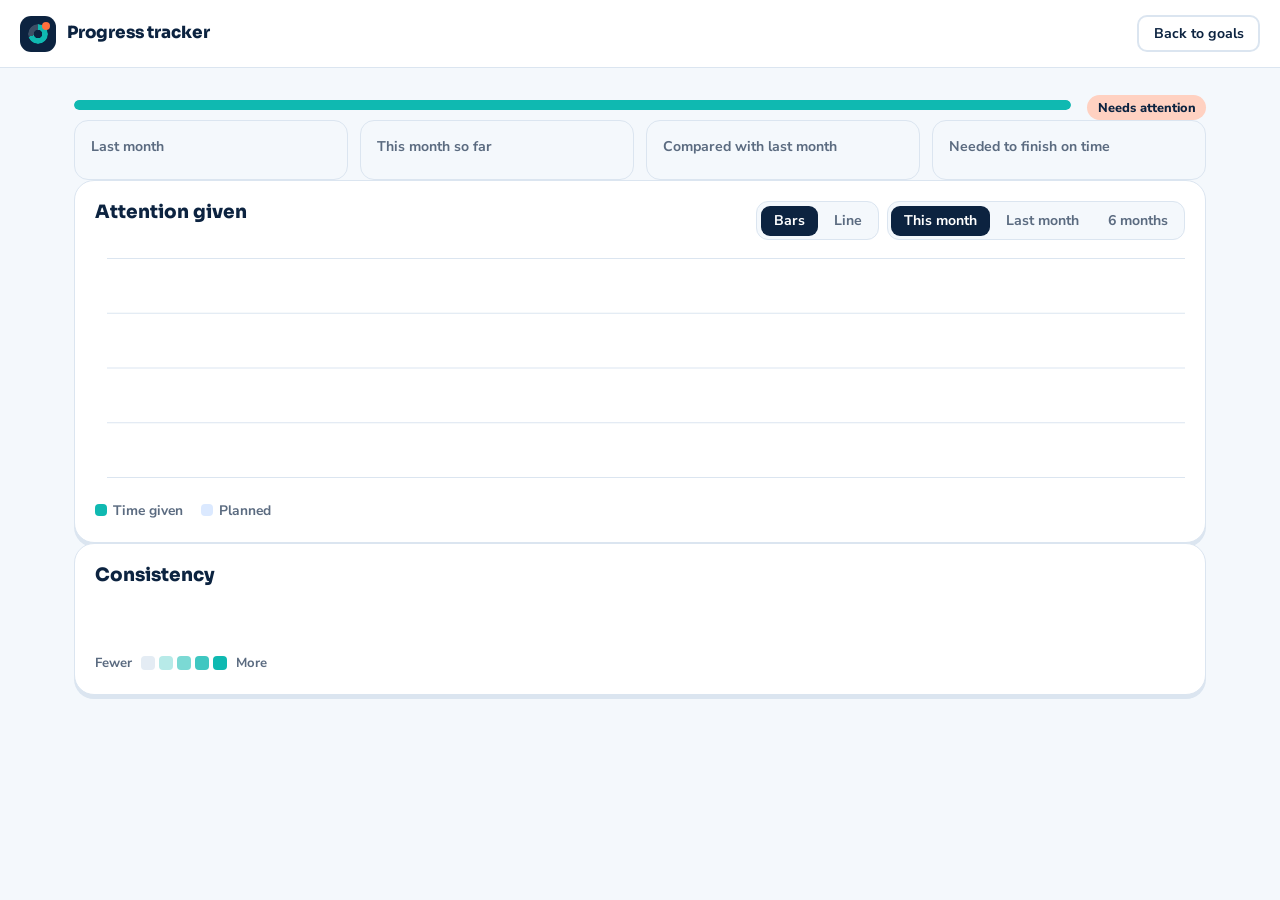
<file: goal.html>
<!DOCTYPE html>
<html lang="en">
<head>
  <meta charset="UTF-8">
  <meta name="viewport" content="width=device-width, initial-scale=1">
  <script>try{var t=localStorage.getItem("pt-theme");if(t)document.documentElement.setAttribute("data-theme",t)}catch(e){}</script>
  <title>Goal details - Progress tracker</title>
  <script src="dark-mode.js"></script>
  <link rel="preconnect" href="https://fonts.googleapis.com">
  <link rel="preconnect" href="https://fonts.gstatic.com" crossorigin>
  <link href="https://fonts.googleapis.com/css2?family=Nunito+Sans:wght@400;600;700;800&family=Sora:wght@600;700;800&display=swap" rel="stylesheet">
 

  <!-- ===================== CSS ======================== -->

  <link rel="stylesheet" href="dark.css">
  <link rel="stylesheet" href="style.css">
  <link rel="stylesheet" href="dashboard.css">
</head>
<body>
  <a class="skip" href="#main">Skip to main content</a>

  <header class="header">
    <a class="logo" href="dashboard.html">
      <span class="logo-mark" aria-hidden="true"></span>
      <span class="logo-name">Progress tracker</span>
    </a>
    <div class="header-actions">
      <a class="d-btn-ghost" href="dashboard.html#goals">Back to goals</a>
    </div>
  </header>

  <main id="main" class="gd-wrap">
    <section class="d-panel gd-missing" id="gd-missing" hidden>
      <h1>We could not find that goal</h1>
      <p>Open it again from the Goals list on the dashboard.</p>
      <a class="btn btn-orange btn-sm" href="dashboard.html#goals">Back to goals</a>
    </section>

    <div class="gd-content" id="gd-content">
      <div class="gd-head">
        <div class="gd-title">
          <h1 id="gd-title"></h1>
          <p id="gd-sub"></p>
        </div>
        <div class="gd-top">
          <div class="gd-prog">
            <div class="d-bar" id="gd-bar" role="progressbar" aria-valuemin="0" aria-valuemax="100" aria-valuenow="0"><i></i></div>
            <span id="gd-prog-text"></span>
          </div>
          <span class="d-status risk" id="gd-badge">Needs attention</span>
        </div>
      </div>

      <p class="gd-lead" id="gd-lead"></p>

      <dl class="gd-stats">
        <div class="gd-stat"><dt>Last month</dt><dd><span class="gd-val" id="gd-s1"></span><span class="gd-note" id="gd-n1"></span></dd></div>
        <div class="gd-stat"><dt>This month so far</dt><dd><span class="gd-val" id="gd-s2"></span><span class="gd-note" id="gd-n2"></span></dd></div>
        <div class="gd-stat"><dt>Compared with last month</dt><dd><span class="gd-val" id="gd-s3"></span><span class="gd-note" id="gd-n3"></span></dd></div>
        <div class="gd-stat"><dt>Needed to finish on time</dt><dd><span class="gd-val" id="gd-s4"></span><span class="gd-note" id="gd-n4"></span></dd></div>
      </dl>

      <!-- Attention given: same graph as Tasks completed, for this one goal -->
      <section class="d-panel d-activity gd-chart" id="gd-activity" data-type="bar" aria-labelledby="gd-chart-title">
        <div class="d-panel-head">
          <div>
            <h2 id="gd-chart-title">Attention given</h2>
            <p id="gd-chart-sum"></p>
          </div>
          <div class="d-ctrls">
            <div class="d-seg" id="gd-type" role="group" aria-label="Graph type">
              <button type="button" data-type="bar" aria-pressed="true">Bars</button>
              <button type="button" data-type="line" aria-pressed="false">Line</button>
            </div>
            <div class="d-seg" id="gd-range" role="group" aria-label="Time range">
              <button type="button" data-range="this" aria-pressed="true">This month</button>
              <button type="button" data-range="last" aria-pressed="false">Last month</button>
              <button type="button" data-range="six" aria-pressed="false">6 months</button>
            </div>
          </div>
        </div>
        <div class="d-chart-wrap">
          <div class="d-yaxis" id="gd-yaxis" aria-hidden="true"></div>
          <div class="d-plot" id="gd-plot"><div class="d-cols" id="gd-cols" role="list"></div></div>
          <div class="d-xlabels" id="gd-xlabels" aria-hidden="true"></div>
        </div>
        <div class="d-legend">
          <span class="only-bar"><i style="--sw: var(--teal)"></i>Time given</span>
          <span class="only-bar"><i style="--sw: var(--sky-light)"></i>Planned</span>
          <span class="only-line"><i class="sw-grad"></i>Time given (green = high, red = low)</span>
          <span class="only-line"><i class="sw-dash"></i>Planned</span>
        </div>
      </section>

      <!-- Consistency for this goal -->
      <section class="d-panel d-consist" aria-labelledby="gd-consist-title">
        <div class="d-panel-head">
          <div>
            <h2 id="gd-consist-title">Consistency</h2>
            <p id="gd-streak-sum"></p>
          </div>
        </div>
        <div class="d-heat-wrap" id="gd-heat-wrap">
          <div class="d-heat" id="gd-heat" role="group" aria-label="Time given to this goal each day over the last 16 weeks. Use the arrow keys to move between days."></div>
          <div class="d-heat-months" id="gd-heat-months" aria-hidden="true"></div>
          <div class="d-heat-pop" id="gd-heat-pop" role="status" hidden></div>
        </div>
        <div class="d-heat-key" aria-hidden="true"><span>Fewer</span><i data-l="0"></i><i data-l="1"></i><i data-l="2"></i><i data-l="3"></i><i data-l="4"></i><span>More</span></div>
      </section>
    </div>
  </main>

  <script src="tasks-store.js"></script>
  <script src="goal-detail.js"></script>

</body>
</html>
</file>
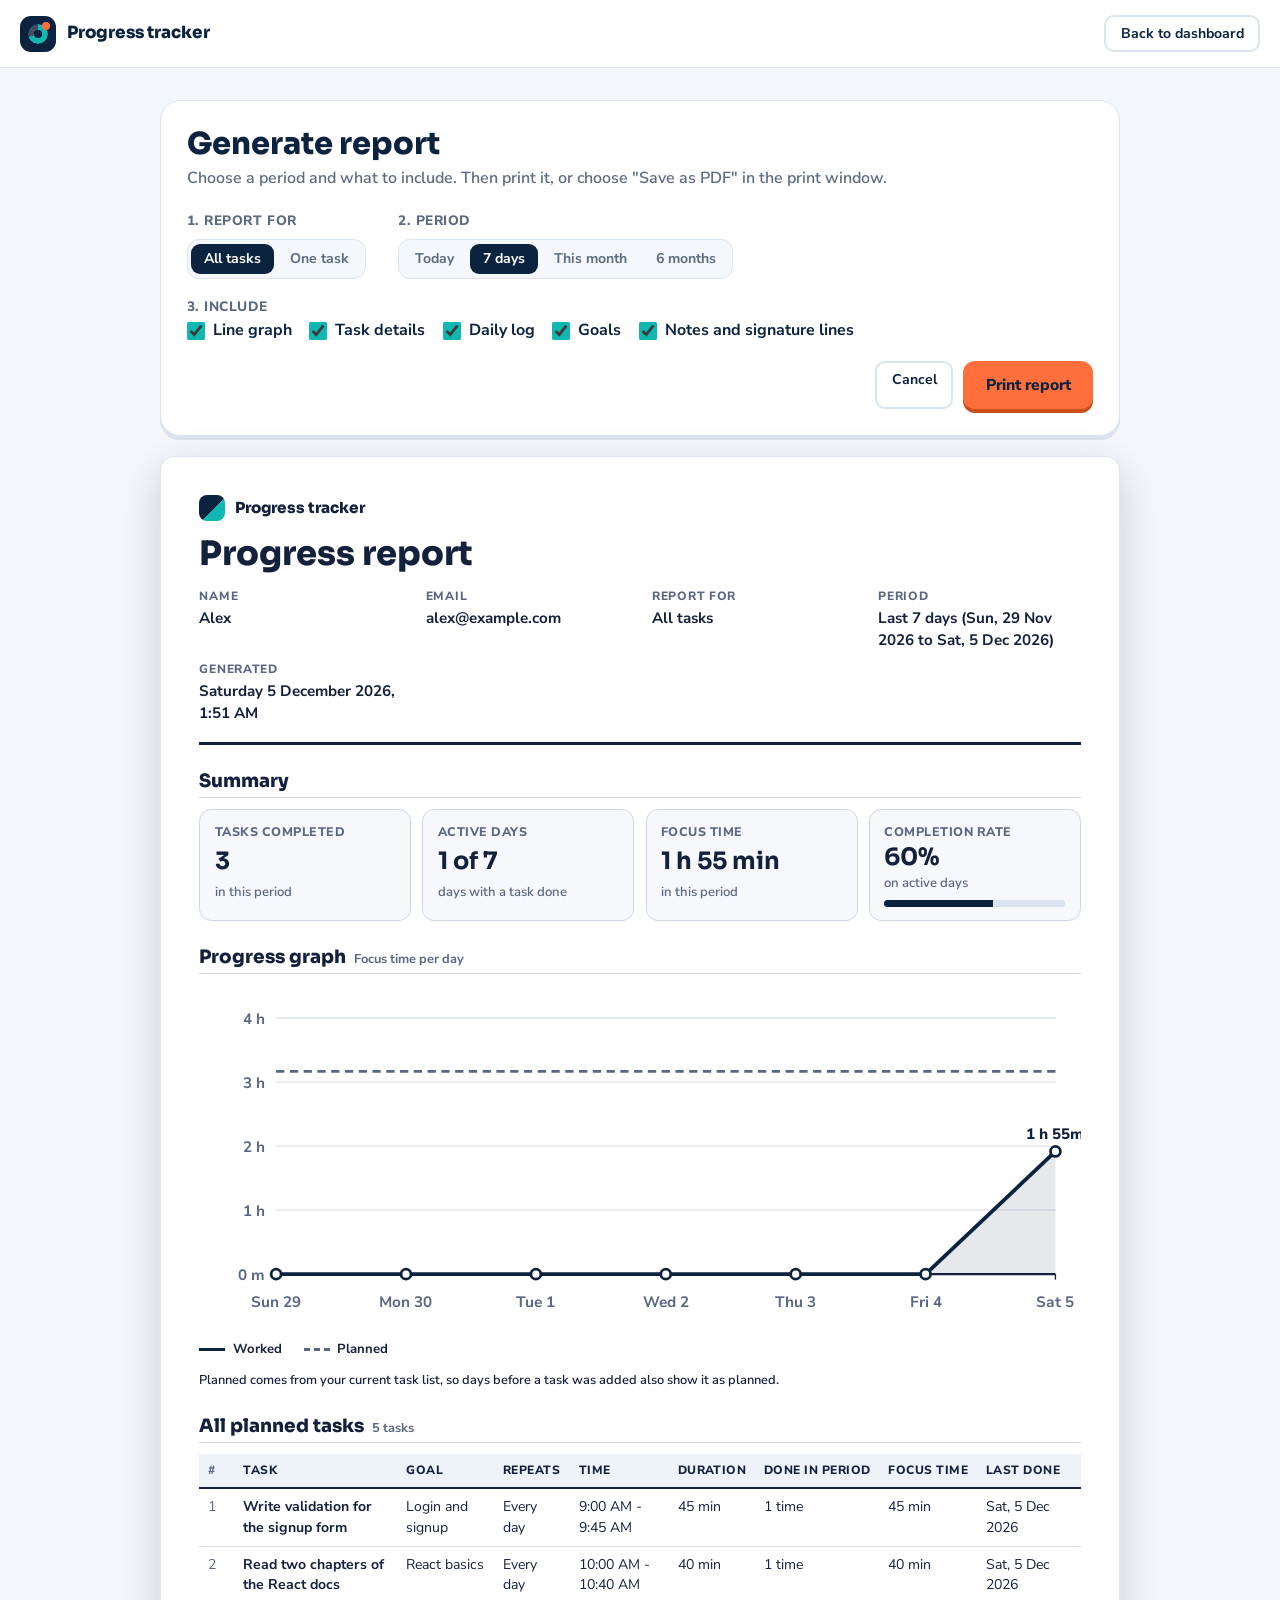
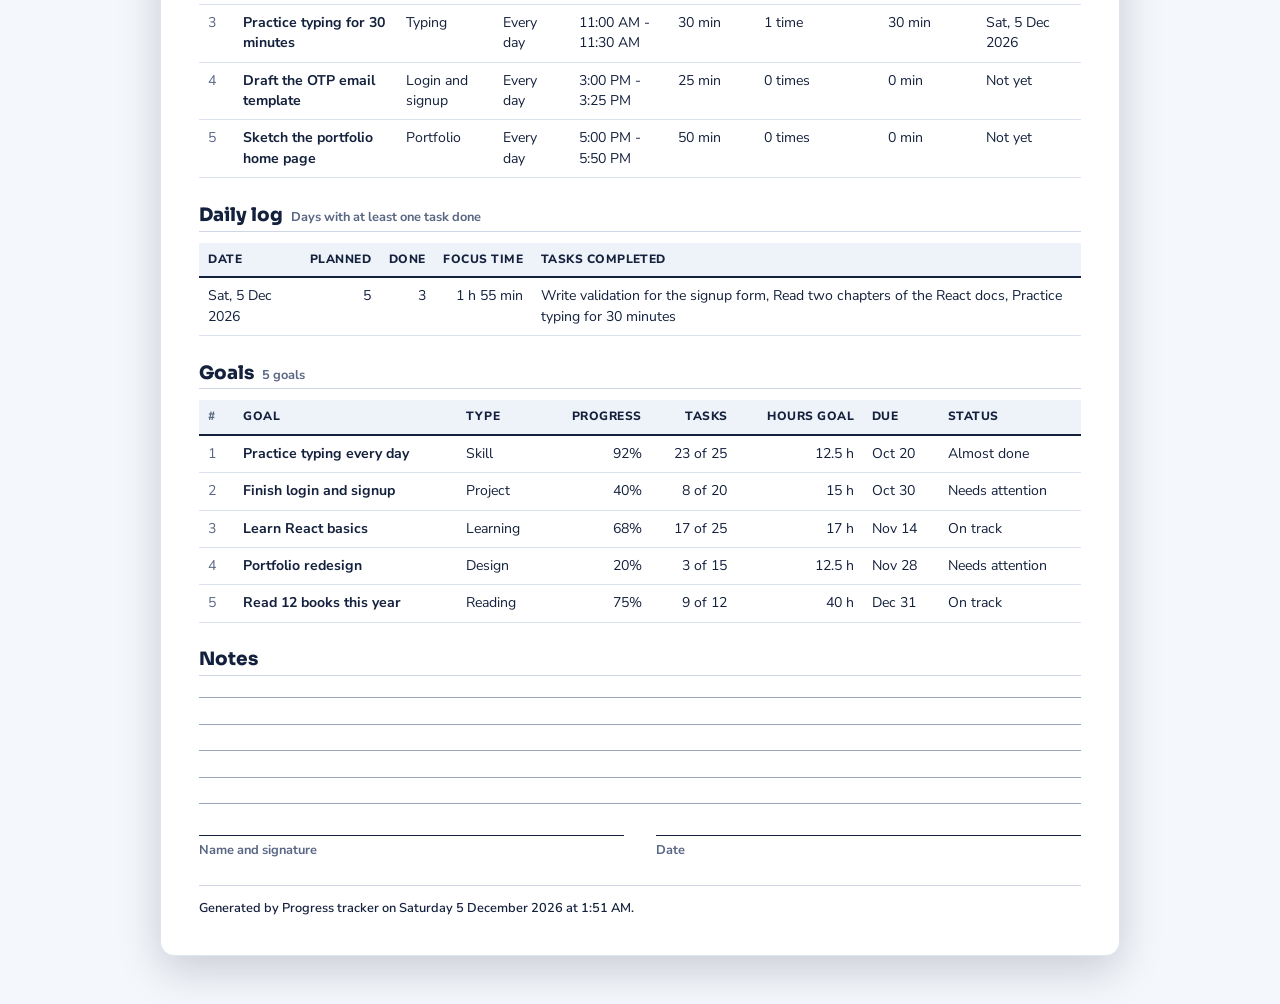
<file: report.html>
<!DOCTYPE html>
<html lang="en">
<head>
  <meta charset="UTF-8">
  <meta name="viewport" content="width=device-width, initial-scale=1">
  <script>try{var t=localStorage.getItem("pt-theme");if(t)document.documentElement.setAttribute("data-theme",t)}catch(e){}</script>
  <title>Report - Progress tracker</title>
  <script src="dark-mode.js"></script>
  <link rel="preconnect" href="https://fonts.googleapis.com">
  <link rel="preconnect" href="https://fonts.gstatic.com" crossorigin>
  <link href="https://fonts.googleapis.com/css2?family=Nunito+Sans:wght@400;600;700;800&family=Sora:wght@600;700;800&display=swap" rel="stylesheet">

  <!-- ================= CSS files ================= -->

  <link rel="stylesheet" href="dark.css">
  <link rel="stylesheet" href="style.css">
  <link rel="stylesheet" href="dashboard.css">
  <link rel="stylesheet" href="report.css">
</head>
<body>
  <a class="skip" href="#main">Skip to main content</a>

  <header class="header">
    <a class="logo" href="dashboard.html">
      <span class="logo-mark" aria-hidden="true"></span>
      <span class="logo-name">Progress tracker</span>
    </a>
    <div class="header-actions">
      <a class="d-btn-ghost" href="dashboard.html">Back to dashboard</a>
    </div>
  </header>

  <main id="main" class="rp-wrap">

    <!-- Controls (not printed) -->
    <section class="d-panel rp-bar no-print" aria-labelledby="rp-title">
      <div>
        <h1 id="rp-title">Generate report</h1>
        <p class="rp-lead">Choose a period and what to include. Then print it, or choose "Save as PDF" in the print window.</p>
      </div>

      <div class="rp-controls">
        <div class="rp-ctl">
          <span class="rp-label" id="rp-scope-l">1. Report for</span>
          <div class="d-seg" id="rp-scope" role="group" aria-labelledby="rp-scope-l">
            <button type="button" data-scope="all" aria-pressed="true">All tasks</button>
            <button type="button" data-scope="task" aria-pressed="false">One task</button>
          </div>
          <div class="rp-pick" id="rp-pick" hidden>
            <label class="sr-only" for="rp-task">Choose a task</label>
            <select class="rp-select" id="rp-task"></select>
          </div>
        </div>

        <div class="rp-ctl">
          <span class="rp-label" id="rp-period-l">2. Period</span>
          <div class="d-seg" id="rp-period" role="group" aria-labelledby="rp-period-l">
            <button type="button" data-period="1" aria-pressed="false">Today</button>
            <button type="button" data-period="7" aria-pressed="true">7 days</button>
            <button type="button" data-period="month" aria-pressed="false">This month</button>
            <button type="button" data-period="6m" aria-pressed="false">6 months</button>
          </div>
        </div>

        <fieldset class="rp-ctl">
          <legend class="rp-label">3. Include</legend>
          <div class="rp-opts">
            <label class="rp-opt"><input type="checkbox" id="rp-o-graph" checked> Line graph</label>
            <label class="rp-opt"><input type="checkbox" id="rp-o-tasks" checked> Task details</label>
            <label class="rp-opt"><input type="checkbox" id="rp-o-log" checked> Daily log</label>
            <label class="rp-opt"><input type="checkbox" id="rp-o-goals" checked> Goals</label>
            <label class="rp-opt"><input type="checkbox" id="rp-o-notes" checked> Notes and signature lines</label>
          </div>
        </fieldset>
      </div>

      <div class="rp-actions">
        <a class="d-btn-ghost" href="dashboard.html">Cancel</a>
        <button class="btn btn-orange" type="button" id="rp-print">Print report</button>
      </div>
      <p class="rp-note" id="rp-note" role="status" hidden></p>
    </section>

    <!-- The report itself (this is what gets printed) -->
    <article class="rp-sheet" id="rp-sheet" aria-label="Report preview"></article>
  </main>

  <script src="tasks-store.js"></script>
  <script src="report.js"></script>
</body>
</html>
</file>
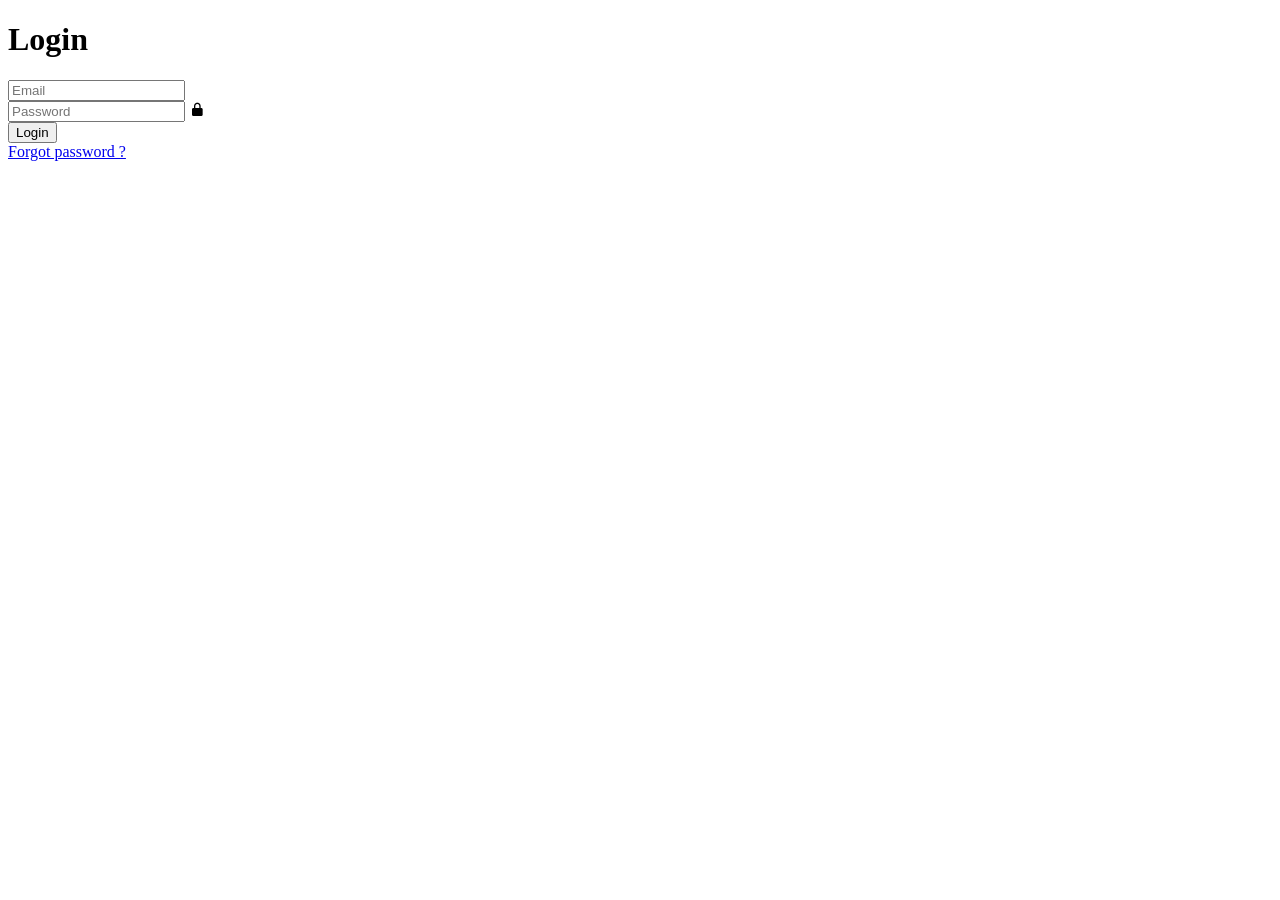
<file: HTML/login.html>
<!DOCTYPE html>
<html lang="en">
<head>
    <meta charset="UTF-8">
    <meta name="viewport" content="width=device-width, initial-scale=1.0">
    <title>Login Page</title>


    <!-- font wale website ka hai  -->

    <link href='https://unpkg.com/boxicons@2.1.4/css/boxicons.min.css' rel='stylesheet'>
</head>
<body>

    <div class="login-container">

        <div class="Login-sub-container">

            <h1>Login</h1>

            <form action="">

                <div>
                    <input type="email" placeholder="Email">
                </div>
                <div>
                    <input type="password" name="" id="" placeholder="Password">
                    <i class='bx bxs-lock-alt'></i>
                </div>
                <div>
                    <button>Login</button>
                </div>

                <div>
                    <a href="../HTML/loginOTP.html">Forgot password ? </a>
                </div>

            </form>

        </div>
    </div>
    
</body>
</html>
</file>
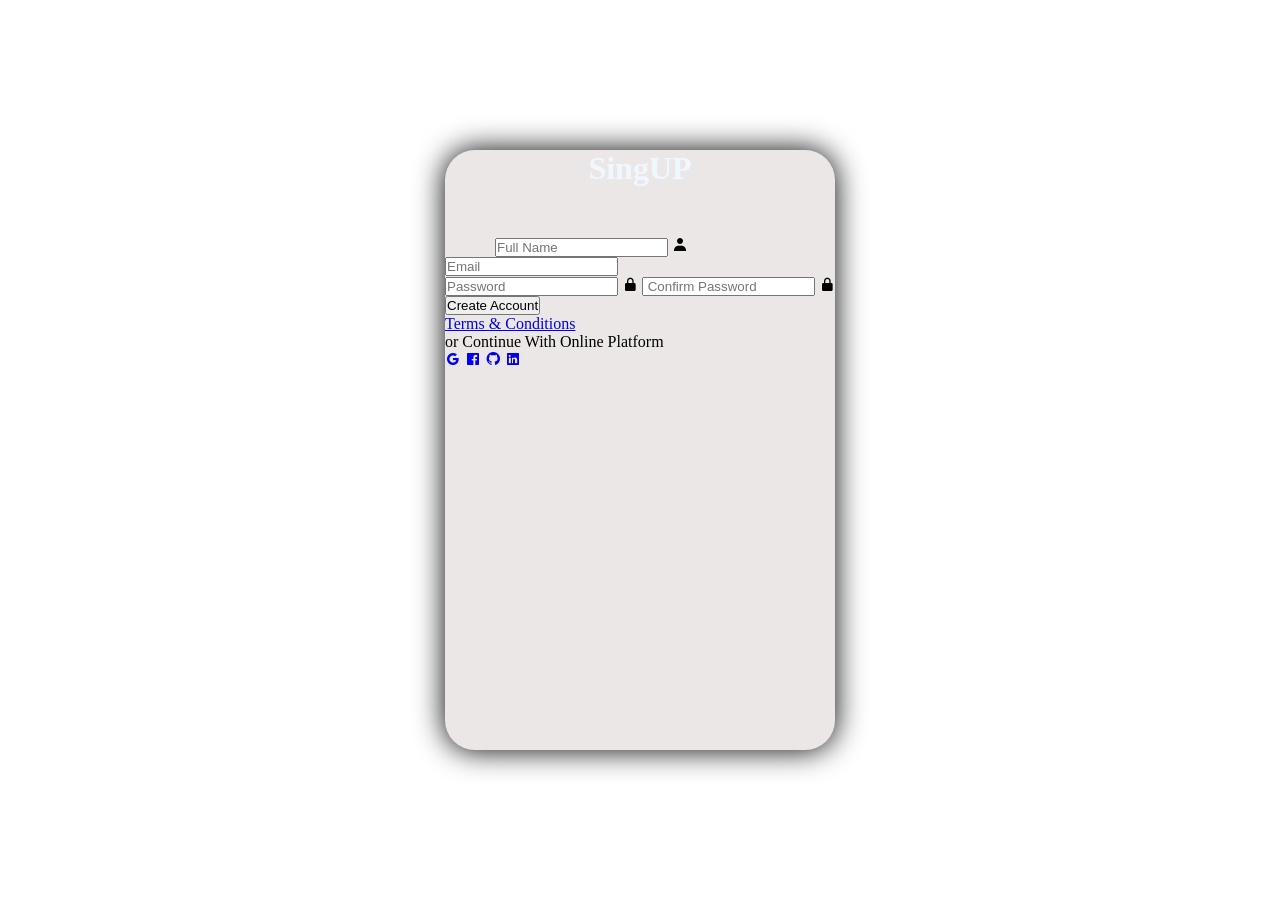
<file: HTML/singUP.html>
<!DOCTYPE html>
<html lang="en">
<head>
    <meta charset="UTF-8">
    <meta name="viewport" content="width=device-width, initial-scale=1.0">
    <title>SINGUP PAGE </title>

    <!-- css link hai  -->

    <link rel="stylesheet" href="../style/singUP.css">

    <!-- ///// 1 : ye wala font link hai ------/ -->

    <link href='https://unpkg.com/boxicons@2.1.4/css/boxicons.min.css' rel='stylesheet'>
</head>
<body>


    <div class="container">
        <div class="singUP singup-Page">

            <form action="">

                <div class="main-container">
                    <h1 class="h1-singup">SingUP</h1>

                    <div class="name-input">
                        <input type="text" name="" id="" placeholder="Full Name">
                        <i class='bx bxs-user'></i>
                    </div>

                    <div>
                        <input type="email" name="" id="" placeholder="Email">
                    </div>

                    <div>
                        <input type="password" name="" id="" placeholder="Password">
                        <i class='bx bxs-lock-alt'></i>
                        <input type="password" name="" id="" placeholder=" Confirm Password">
                        <i class='bx bxs-lock-alt'></i>
                    </div>

                    <div>
                        <button>Create Account</button>
                    </div>

                    <div>
                        <a href="#">Terms & Conditions</a>
                    </div>
                    <p>or Continue With Online Platform</p>
                    <div>

                        <a href="#"><i class='bx bxl-google'></i></a>
                        <a href="#"><i class='bx bxl-facebook-square'></i></a>
                        <a href="#"><i class='bx bxl-github'></i></a>
                        <a href="#"><i class='bx bxl-linkedin-square'></i></a>
                  
                    </div>
                </div>

            </form>
        </div>
    </div>
    <!-- <div class="container">
      
     
        <input type="password" name="" id="" placeholder="Password">
        <input type="password" name="" id="" placeholder="Confirm password">
        <a href="#">Terms & Conditions</a>
        <button>Create Account</button>

        <div>Continue With google</div>
    </div> -->

    
</body>
</html>
</file>
<file: dark.css>
/* =========================================================
   dark.css - Dark mode: glassmorphism + space blue
   ---------------------------------------------------------
   * Loaded by dark-mode.js on every page.
   * Everything is scoped under html[data-mode="dark"], so light
     mode is 100% untouched. Only the toggle button is styled
     for both modes (it reuses .theme-btn, so in light mode it
     looks exactly like the existing Theme button).
   * Does not edit style.css / dashboard.css / auth.css.
   ========================================================= */

/* ---------- Toggle button (both modes) ---------- */
.dm-toggle .dm-coin {
  position: relative;
  display: block;
  width: 20px;
  height: 20px;
  flex: none;
  perspective: 160px;
}
.dm-toggle .dm-coin-in {
  position: absolute;
  inset: 0;
  transform-style: preserve-3d;
  transition: transform 0.7s cubic-bezier(0.3, 1.25, 0.4, 1);
}
.dm-toggle .dm-coin svg {
  position: absolute;
  inset: 0;
  width: 20px;
  height: 20px;
  fill: none;
  stroke: currentColor;
  stroke-width: 1.8;
  stroke-linecap: round;
  stroke-linejoin: round;
  backface-visibility: hidden;
}
.dm-toggle .dm-moon { transform: rotateY(180deg); }
html[data-mode="dark"] .dm-toggle .dm-coin-in { transform: rotateY(180deg); }

.dm-space { display: none; }

/* =========================================================
   DARK MODE
   ========================================================= */
html[data-mode="dark"] { color-scheme: dark; background: #030716; }

/* Tokens live on <body> so they beat the five colour themes
   (dashboard.css sets those on <html>). --navy becomes the TEXT
   colour; navy surfaces are re-skinned as glass below. */
html[data-mode="dark"] body {
  --navy: #e7eeff;
  --navy-deep: #030818;
  --navy-darker: #020612;
  --bg: #050b1f;
  --surface: rgba(20, 34, 82, 0.5);
  --line: rgba(140, 170, 255, 0.2);
  --muted: #9fb3dc;
  --focus: #9cc8ff;

  --teal: #3fd8ff;
  --orange: #8b7cff;
  --orange-dark: #4d3fc4;
  --sky: #5b9dff;
  --sky-light: #27428f;
  --sky-dark: #1e3a8a;

  --glass: linear-gradient(145deg, rgba(34, 54, 120, 0.46), rgba(10, 20, 54, 0.4));
  --glass-strong: linear-gradient(145deg, rgba(28, 46, 108, 0.7), rgba(8, 16, 46, 0.62));
  --glass-border: rgba(150, 182, 255, 0.22);
  --glass-shadow: 0 18px 48px -14px rgba(0, 0, 14, 0.7), inset 0 1px 0 rgba(255, 255, 255, 0.1);
  --blur: blur(18px) saturate(150%);
  --on-accent: #04102a;

  background: transparent;
  color: var(--navy);
}

html[data-mode="dark"] ::selection { background: rgba(91, 157, 255, 0.45); color: #fff; }
html[data-mode="dark"] { scrollbar-color: rgba(120, 160, 255, 0.35) transparent; }

/* ---------- 3D space backdrop (injected by dark-mode.js) ---------- */
html[data-mode="dark"] .dm-space {
  display: block;
  position: fixed;
  inset: 0;
  z-index: -1;
  overflow: hidden;
  pointer-events: none;
  perspective: 900px;
  perspective-origin: 50% 40%;
  background:
    radial-gradient(1100px 700px at 12% -8%, rgba(44, 92, 220, 0.3), transparent 62%),
    radial-gradient(900px 620px at 96% 8%, rgba(110, 70, 220, 0.24), transparent 60%),
    linear-gradient(180deg, #050c26 0%, #030716 70%);
}

.dm-layer {
  position: absolute;
  inset: -12%;
}
.dm-stars-1 {
  --d: 6;
  background-image:
    radial-gradient(1px 1px at 18px 40px, rgba(255, 255, 255, 0.9), transparent),
    radial-gradient(1px 1px at 96px 120px, rgba(190, 215, 255, 0.8), transparent),
    radial-gradient(1px 1px at 170px 24px, rgba(255, 255, 255, 0.7), transparent),
    radial-gradient(1px 1px at 60px 190px, rgba(200, 220, 255, 0.8), transparent),
    radial-gradient(1px 1px at 210px 150px, rgba(255, 255, 255, 0.7), transparent);
  background-size: 240px 240px;
  opacity: 0.8;
}
.dm-stars-2 {
  --d: 14;
  background-image:
    radial-gradient(1.5px 1.5px at 40px 60px, #fff, transparent),
    radial-gradient(1.5px 1.5px at 220px 140px, rgba(150, 200, 255, 0.95), transparent),
    radial-gradient(1.5px 1.5px at 130px 300px, #fff, transparent),
    radial-gradient(1.5px 1.5px at 300px 250px, rgba(190, 170, 255, 0.9), transparent);
  background-size: 360px 360px;
  animation: dm-twinkle 5s ease-in-out infinite alternate;
}
.dm-stars-3 {
  --d: 26;
  background-image:
    radial-gradient(2px 2px at 80px 100px, #fff, rgba(255, 255, 255, 0)),
    radial-gradient(2.5px 2.5px at 420px 330px, rgba(120, 190, 255, 1), rgba(120, 190, 255, 0)),
    radial-gradient(2px 2px at 300px 480px, #fff, rgba(255, 255, 255, 0));
  background-size: 560px 560px;
  animation: dm-twinkle 7s 1.5s ease-in-out infinite alternate;
}
@keyframes dm-twinkle { from { opacity: 0.35; } to { opacity: 1; } }

.dm-orb {
  position: absolute;
  border-radius: 50%;
  animation: dm-float 14s ease-in-out infinite alternate;
}
.dm-orb-a { --d: 18; top: -12%; left: -10%; width: min(60vw, 640px); aspect-ratio: 1; background: radial-gradient(circle at 35% 35%, rgba(70, 130, 255, 0.5), rgba(40, 50, 170, 0.22) 55%, transparent 72%); }
.dm-orb-b { --d: 30; bottom: -18%; right: -8%; width: min(64vw, 700px); aspect-ratio: 1; background: radial-gradient(circle at 60% 40%, rgba(140, 90, 255, 0.4), rgba(70, 40, 170, 0.2) 55%, transparent 72%); animation-duration: 18s; animation-direction: alternate-reverse; }
.dm-orb-c { --d: 40; top: 46%; left: 38%; width: min(30vw, 320px); aspect-ratio: 1; background: radial-gradient(circle, rgba(50, 210, 255, 0.22), transparent 70%); animation-duration: 11s; }
@keyframes dm-float { from { translate: 0 0; } to { translate: 0 -34px; } }

/* A ringed planet that slowly turns in 3D */
.dm-planet {
  position: absolute;
  top: 13%;
  right: 7%;
  width: clamp(90px, 15vw, 220px);
  aspect-ratio: 1;
  transform-style: preserve-3d;
  opacity: 0.85;
  animation: dm-float 16s ease-in-out infinite alternate;
}
.dm-globe {
  position: absolute;
  inset: 0;
  border-radius: 50%;
  overflow: hidden;
  background: radial-gradient(circle at 30% 28%, #c4dcff 0, #6aa4ff 20%, #2d47b0 50%, #0b1340 80%);
  box-shadow: inset -26px -20px 44px rgba(0, 0, 14, 0.7), 0 0 70px rgba(80, 130, 255, 0.35);
}
.dm-globe::before {
  content: "";
  position: absolute;
  inset: 0;
  background: repeating-linear-gradient(172deg, rgba(255, 255, 255, 0.07) 0 7%, transparent 7% 15%);
  background-size: 200% 100%;
  
}
@keyframes dm-bands { to { background-position: 200% 0; } }
.dm-ring {
  position: absolute;
  left: 50%;
  top: 50%;
  width: 190%;
  aspect-ratio: 1;
  border-radius: 50%;
  border: clamp(4px, 0.8vw, 10px) solid rgba(170, 200, 255, 0.28);
  box-shadow: 0 0 30px rgba(110, 150, 255, 0.25), inset 0 0 24px rgba(110, 150, 255, 0.2);
  transform: translate(-50%, -50%) rotateX(74deg) rotateZ(-18deg);
  animation: dm-ring 28s linear infinite;
}
@keyframes dm-ring { to { transform: translate(-50%, -50%) rotateX(74deg) rotateZ(342deg); } }

/* =========================================================
   GLASS SURFACES
   ========================================================= */
html[data-mode="dark"] :is(.d-panel, .tf-card, .stat, .stats, .tilt-card, .st-panel, .au-card, .auth-card, .d-dialog, .theme-menu, .gd-stat, .face-front) {
  background: var(--glass);
  border: 1px solid var(--glass-border);
  box-shadow: var(--glass-shadow);
  -webkit-backdrop-filter: var(--blur);
          backdrop-filter: var(--blur);
}

/* inner rows should stay quiet so glass does not stack too much */
html[data-mode="dark"] :is(.gd-stat) { background: rgba(255, 255, 255, 0.04); box-shadow: none; -webkit-backdrop-filter: none; backdrop-filter: none; }
html[data-mode="dark"] .d-stat { background: transparent; }

html[data-mode="dark"] :is(.hero, .au-stage, .cube-wrap, .st-nav) {
  background: linear-gradient(145deg, rgba(24, 44, 110, 0.55), rgba(6, 13, 40, 0.5));
  border: 1px solid var(--glass-border);
  box-shadow: var(--glass-shadow);
  -webkit-backdrop-filter: var(--blur);
          backdrop-filter: var(--blur);
}
html[data-mode="dark"] .hero::after,
html[data-mode="dark"] .au-stage::after {
  content: "";
  position: absolute;
  inset: 0;
  z-index: 0;
  pointer-events: none;
  background: radial-gradient(600px 300px at 80% 0%, rgba(110, 120, 255, 0.22), transparent 70%);
}

html[data-mode="dark"] .d-today {
  border-color: rgba(100, 200, 255, 0.35);
  background: linear-gradient(145deg, rgba(30, 80, 170, 0.5), rgba(18, 18, 74, 0.55));
  box-shadow: var(--glass-shadow), 0 0 44px -10px rgba(63, 216, 255, 0.3);
}
html[data-mode="dark"] .d-ring::before { background: #07112e; }

html[data-mode="dark"] .header {
  background: rgba(5, 11, 32, 0.55);
  border-bottom: 1px solid var(--glass-border);
  box-shadow: 0 10px 30px -18px rgba(0, 0, 10, 0.8);
  -webkit-backdrop-filter: blur(20px) saturate(160%);
          backdrop-filter: blur(20px) saturate(160%);
}
html[data-mode="dark"] .sidebar {
  background: linear-gradient(180deg, rgba(10, 20, 58, 0.66), rgba(4, 9, 28, 0.74));
  border-right: 1px solid var(--glass-border);
  -webkit-backdrop-filter: blur(22px) saturate(150%);
          backdrop-filter: blur(22px) saturate(150%);
}
html[data-mode="dark"] .sb-widget { background: rgba(255, 255, 255, 0.06); border: 1px solid var(--glass-border); }
html[data-mode="dark"] .footer {
  background: rgba(3, 8, 24, 0.7);
  border-top: 1px solid var(--glass-border);
  -webkit-backdrop-filter: blur(16px);
          backdrop-filter: blur(16px);
}
html[data-mode="dark"] .footer::before { background: linear-gradient(90deg, var(--teal) 33.3%, var(--orange) 0 66.6%, var(--sky) 0); box-shadow: 0 0 18px rgba(91, 157, 255, 0.55); }

html[data-mode="dark"] .logo-mark {
  background: linear-gradient(145deg, #213a96, #0a1238);
  box-shadow: 0 0 18px rgba(80, 140, 255, 0.45), inset 0 1px 0 rgba(255, 255, 255, 0.25);
}

html[data-mode="dark"] .scrim { background: rgba(2, 6, 20, 0.62); -webkit-backdrop-filter: blur(4px); backdrop-filter: blur(4px); }
html[data-mode="dark"] .auth-overlay.open { background-color: rgba(2, 6, 20, 0.66); -webkit-backdrop-filter: blur(10px); backdrop-filter: blur(10px); }
html[data-mode="dark"] .d-dialog::backdrop { background: rgba(2, 6, 20, 0.66); -webkit-backdrop-filter: blur(8px); backdrop-filter: blur(8px); }
html[data-mode="dark"] .auth-card { background: var(--glass-strong); }

/* ---------- Hero cards, cube, flip cards ---------- */
html[data-mode="dark"] .task-card { background: rgba(255, 255, 255, 0.1); color: var(--navy); border: 1px solid var(--glass-border); -webkit-backdrop-filter: blur(10px); backdrop-filter: blur(10px); }
html[data-mode="dark"] .cube div { border: 1px solid rgba(255, 255, 255, 0.28); color: #fff; box-shadow: inset 0 0 30px rgba(255, 255, 255, 0.08); }
html[data-mode="dark"] .cube .f1, html[data-mode="dark"] .cube .f4 { background: rgba(63, 216, 255, 0.34); }
html[data-mode="dark"] .cube .f2, html[data-mode="dark"] .cube .f5 { background: rgba(139, 124, 255, 0.4); }
html[data-mode="dark"] .cube .f3, html[data-mode="dark"] .cube .f6 { background: rgba(91, 157, 255, 0.36); }
html[data-mode="dark"] .face-back { background: linear-gradient(145deg, var(--c), color-mix(in srgb, var(--c) 55%, #1b2a80)); color: var(--on-accent); }

html[data-mode="dark"] .cta {
  background: linear-gradient(120deg, rgba(63, 216, 255, 0.92), rgba(139, 124, 255, 0.92));
  color: var(--on-accent);
  box-shadow: 0 20px 60px -18px rgba(80, 140, 255, 0.6), inset 0 1px 0 rgba(255, 255, 255, 0.4);
}
html[data-mode="dark"] .cta .btn-ghost { color: var(--on-accent); border-color: var(--on-accent); background: rgba(255, 255, 255, 0.25); }

/* ---------- Buttons ---------- */
html[data-mode="dark"] .btn-orange {
  background: linear-gradient(135deg, #5b8cff, #8b5cff);
  color: #fff;
  border-color: rgba(255, 255, 255, 0.18);
  box-shadow: 0 8px 24px -6px rgba(110, 100, 255, 0.65), inset 0 1px 0 rgba(255, 255, 255, 0.35);
}
html[data-mode="dark"] .btn-orange:hover { transform: translateY(-2px); box-shadow: 0 12px 30px -6px rgba(110, 120, 255, 0.85), inset 0 1px 0 rgba(255, 255, 255, 0.4); }
html[data-mode="dark"] .btn-orange:active { transform: translateY(1px); box-shadow: 0 3px 10px -4px rgba(110, 100, 255, 0.6); }

html[data-mode="dark"] :is(.btn-ghost, .d-btn-ghost, .theme-btn, .d-icon-btn, .st-x) {
  background: rgba(255, 255, 255, 0.07);
  color: var(--navy);
  border-color: var(--glass-border);
  box-shadow: inset 0 1px 0 rgba(255, 255, 255, 0.08);
  -webkit-backdrop-filter: blur(10px);
          backdrop-filter: blur(10px);
}
html[data-mode="dark"] :is(.btn-ghost, .theme-btn):hover { transform: translateY(-2px); border-color: var(--teal); box-shadow: 0 8px 22px -8px rgba(63, 216, 255, 0.55); }
html[data-mode="dark"] .d-btn-ghost:hover { border-color: var(--teal); }
html[data-mode="dark"] .btn-navy { background: linear-gradient(135deg, #1d3a9c, #0a1648); box-shadow: 0 8px 22px -8px rgba(40, 80, 220, 0.6); }
html[data-mode="dark"] .btn-light { background: rgba(255, 255, 255, 0.08); box-shadow: none; }
html[data-mode="dark"] .btn-danger, html[data-mode="dark"] .d-btn-danger, html[data-mode="dark"] .st-btn-danger { color: #ff8a8a; border-color: rgba(255, 120, 120, 0.4); box-shadow: none; }
html[data-mode="dark"] .st-btn-danger:hover, html[data-mode="dark"] .d-btn-danger:hover, html[data-mode="dark"] .d-btn-danger.is-armed { background: #d64545; color: #fff; }

/* ---------- Dark text on bright accents ---------- */
html[data-mode="dark"] :is(.sb-badge, .chip, .task-card b::before, .d-avatar, .sb-avatar, .au-done .tick, .d-up:first-child .d-date span, .st-tab[aria-selected="true"], .sb-link[aria-current="page"]) { color: var(--on-accent); }
html[data-mode="dark"] :is(.sb-link[aria-current="page"], .st-tab[aria-selected="true"]) {
  background: linear-gradient(135deg, #4fe0ff, #5b9dff);
  box-shadow: 0 6px 20px -6px rgba(63, 216, 255, 0.6);
}
html[data-mode="dark"] .d-seg button[aria-pressed="true"],
html[data-mode="dark"] .st-theme[aria-pressed="true"] { background: linear-gradient(135deg, #3f63e8, #7a5cf0); color: #fff; }
html[data-mode="dark"] .st-theme[aria-pressed="true"] { border-color: var(--teal); }
html[data-mode="dark"] .st-avatar { background: linear-gradient(145deg, #213a96, #0a1238); color: #fff; }

/* ---------- Forms ---------- */
html[data-mode="dark"] :is(.auth-input, .d-search input, .pd-field input, .tf-field input, .au-otp input, .news input, .st-field input, .tf-dur input) {
  background: rgba(255, 255, 255, 0.06);
  color: var(--navy);
  border-color: var(--glass-border);
}
html[data-mode="dark"] :is(.auth-input, .d-search input, .pd-field input, .tf-field input, .au-otp input, .tf-dur input):focus {
  border-color: var(--teal);
  background: rgba(255, 255, 255, 0.09);
  box-shadow: 0 0 0 4px rgba(63, 216, 255, 0.2), 0 0 24px -4px rgba(63, 216, 255, 0.35);
}
html[data-mode="dark"] .au-otp input:focus { transform: translateY(-2px) translateZ(0); }
html[data-mode="dark"] :is(.tf-choice input:checked + span, .au-note, .tf-summary, .d-seg) { background: rgba(255, 255, 255, 0.07); }
html[data-mode="dark"] .tf-choice input:checked + span { border-color: var(--teal); }
html[data-mode="dark"] .st-switch b::after { background: #fff; }
html[data-mode="dark"] .au-toast { background: rgba(14, 26, 72, 0.9); border: 1px solid var(--glass-border); -webkit-backdrop-filter: blur(14px); backdrop-filter: blur(14px); }

/* ---------- Dashboard widgets ---------- */
html[data-mode="dark"] :is(.d-tip, .d-heat-pop) { background: rgba(8, 16, 46, 0.96); color: #fff; border: 1px solid var(--glass-border); box-shadow: 0 12px 30px rgba(0, 0, 10, 0.6); }
html[data-mode="dark"] .d-heat-pop::after { background: rgba(8, 16, 46, 0.96); }
html[data-mode="dark"] .d-bar i, html[data-mode="dark"] .meter i, html[data-mode="dark"] .d-fill { box-shadow: 0 0 14px -2px color-mix(in srgb, var(--c, var(--teal)) 70%, transparent); }
html[data-mode="dark"] .d-heat .d-cell[data-l="0"] { background: rgba(255, 255, 255, 0.06); }
html[data-mode="dark"] .d-heat .d-cell[data-l="4"] { box-shadow: 0 0 10px rgba(63, 216, 255, 0.55); }
html[data-mode="dark"] .d-dot { box-shadow: 0 0 0 2px #050b1f, 0 0 10px var(--orange); }
html[data-mode="dark"] .theme-menu { background: var(--glass-strong); }
html[data-mode="dark"] .theme-opt:hover { background: rgba(255, 255, 255, 0.08); }
html[data-mode="dark"] .theme-opt[aria-pressed="true"] { background: rgba(255, 255, 255, 0.1); border-color: var(--teal); }

/* =========================================================
   3D MOTION
   ========================================================= */
/* Panels rise into place in 3D when dark mode is on / the page opens.
   "backwards" fill so it never fights the hover tilt afterwards. */
html[data-mode="dark"].dm-enter :is(.d-panel, .stat, .tf-card, .gd-stat, .flip, .tilt-card) {
  animation: dm-rise 0.85s cubic-bezier(0.2, 0.85, 0.25, 1) backwards;
}
html[data-mode="dark"].dm-enter :is(.d-panel, .stat, .gd-stat, .flip, .tilt-card):nth-child(2) { animation-delay: 0.06s; }
html[data-mode="dark"].dm-enter :is(.d-panel, .stat, .gd-stat, .flip, .tilt-card):nth-child(3) { animation-delay: 0.12s; }
html[data-mode="dark"].dm-enter :is(.d-panel, .stat, .gd-stat, .flip, .tilt-card):nth-child(4) { animation-delay: 0.18s; }
html[data-mode="dark"].dm-enter :is(.d-panel, .stat, .gd-stat, .flip, .tilt-card):nth-child(n + 5) { animation-delay: 0.24s; }
@keyframes dm-rise {
  from { opacity: 0; transform: perspective(1000px) translate3d(0, 28px, -60px) rotateX(14deg); }
  to   { opacity: 1; transform: perspective(1000px) translate3d(0, 0, 0) rotateX(0); }
}

/* Sidebar links glide forward a little */
@media (hover: hover) and (min-width: 901px) {
  html[data-mode="dark"] .sb-link:hover { transform: translateX(3px); }
}

/* Circular reveal from the toggle button */
::view-transition-old(root), ::view-transition-new(root) { animation: none; mix-blend-mode: normal; }
::view-transition-old(root) { z-index: 1; }
::view-transition-new(root) { z-index: 2; }

/* =========================================================
   SWITCHING (mobile-safe cross-fade) + SMOOTH DRAWER
   ========================================================= */
/* A full-screen layer fades in, the mode flips underneath, it fades out.
   Only opacity animates, so it stays smooth on phones. */
.dm-veil {
  position: fixed;
  inset: 0;
  z-index: 300;
  pointer-events: none;
  opacity: 0;
  transition: opacity 0.2s ease;
}
.dm-veil.on { opacity: 1; }
html.dm-switching *, html.dm-switching *::before, html.dm-switching *::after { transition: none !important; }

/* style.css overwrites the drawer's transition-property and drops "visibility",
   so on phones the sidebar vanished instantly when closing. Restore it. */
@media (max-width: 900px) {
  html .sidebar { transition-property: transform, visibility; will-change: transform; }
}

/* =========================================================
   RESPONSIVE / PHONES: no backdrop blur, no background motion.
   Glass look is kept with more opaque panels + soft borders.
   ========================================================= */
@media (max-width: 900px), (hover: none) {
  html[data-mode="dark"] * { -webkit-backdrop-filter: none !important; backdrop-filter: none !important; }

  html[data-mode="dark"] body {
    --glass: linear-gradient(145deg, rgba(30, 48, 108, 0.86), rgba(10, 18, 50, 0.9));
    --glass-strong: linear-gradient(145deg, rgba(30, 48, 108, 0.95), rgba(8, 15, 44, 0.97));
  }
  html[data-mode="dark"] .header { background: rgba(6, 12, 34, 0.94); }
  html[data-mode="dark"] .sidebar { background: linear-gradient(180deg, rgba(10, 20, 58, 0.98), rgba(4, 9, 28, 0.99)); }
  html[data-mode="dark"] .footer { background: rgba(3, 8, 24, 0.94); }
  html[data-mode="dark"] :is(.hero, .au-stage, .cube-wrap, .st-nav) { background: linear-gradient(145deg, rgba(24, 44, 110, 0.9), rgba(6, 13, 40, 0.92)); }
  html[data-mode="dark"] .scrim { background: rgba(2, 6, 20, 0.7); }
  html[data-mode="dark"] .au-toast { background: rgba(14, 26, 72, 0.97); }

  .dm-layer, .dm-orb, .dm-planet, .dm-ring { animation: none !important; }
}
@media (max-width: 700px) {
  html[data-mode="dark"] .dm-stars-3, html[data-mode="dark"] .dm-planet { display: none; }
  html[data-mode="dark"] .theme-btn.dm-toggle { padding: 0 0.7rem; }
}
@media (max-width: 900px) {
  html[data-mode="dark"] .dm-planet { top: 9%; right: -2%; opacity: 0.6; }
}

@media (prefers-reduced-motion: reduce) {
  .dm-layer, .dm-orb, .dm-planet, .dm-globe::before, .dm-ring,
  html[data-mode="dark"].dm-enter :is(.d-panel, .stat, .tf-card, .gd-stat, .flip, .tilt-card) { animation: none !important; }
  .dm-toggle .dm-coin-in, .dm-veil { transition-duration: 0.01s; }
}
</file>
<file: style.css>
/* =========================================================
   App layout - header, collapsible sidebar, main area, footer
   Four colours: navy, teal, orange, sky (plus white and tints)
   Pure CSS: sidebar toggle, cursor-reactive 3D, tilt cards,
   flip cards, rotating cube and scroll reveals.
   ========================================================= */

/* ---------- Tokens ---------- */
:root {
  --navy: #0c2340;
  --navy-deep: #08172c;
  --navy-darker: #04101f;
  --orange-dark: #c9501a;
  --sky-light: #b9d6ff;
  --sky-dark: #2f6bc7;
  --teal: #0fb9b1;
  --orange: #ff6f3c;
  --sky: #6aa8ff;

  --bg: #f3f6fb;
  --surface: #ffffff;
  --muted: #55657d;
  --line: #dde5f0;
  --focus: #0c2340;

  --header-h: 68px;
  --sb-w: 264px;

  --font-head: "Sora", "Segoe UI", system-ui, sans-serif;
  --font-body: "Nunito Sans", "Segoe UI", system-ui, sans-serif;
}

*,
*::before,
*::after { box-sizing: border-box; }

html {
  scroll-behavior: smooth;
  scroll-padding-top: calc(var(--header-h) + 1rem);
}

body {
  margin: 0;
  background: var(--bg);
  color: var(--navy);
  font-family: var(--font-body);
  font-size: 1rem;
  line-height: 1.6;
}

h1, h2, h3 { font-family: var(--font-head); line-height: 1.15; margin: 0; }
p { margin: 0; }
ul { margin: 0; padding: 0; list-style: none; }

a { color: inherit; }

:focus-visible { outline: 3px solid var(--focus); outline-offset: 3px; }

.sr-only {
  position: absolute;
  width: 1px;
  height: 1px;
  margin: -1px;
  padding: 0;
  overflow: hidden;
  clip: rect(0 0 0 0);
  white-space: nowrap;
  border: 0;
}

.skip {
  position: fixed;
  left: 1rem;
  top: -4rem;
  z-index: 100;
  padding: 0.6rem 1rem;
  border-radius: 10px;
  background: var(--navy);
  color: #fff;
  font-weight: 700;
  text-decoration: none;
}

.skip:focus { top: 1rem; }

/* The checkbox that drives the sidebar (no JavaScript) */
.sb-toggle { position: absolute; opacity: 0; width: 1px; height: 1px; }

/* ---------- Buttons: raised, they press down when clicked ---------- */
.btn {
  display: inline-flex;
  align-items: center;
  justify-content: center;
  gap: 0.5rem;
  height: 48px;
  padding: 0 1.3rem;
  border: 2px solid transparent;
  border-radius: 12px;
  font: 800 0.98rem var(--font-body);
  text-decoration: none;
  white-space: nowrap;
  cursor: pointer;
  transition: transform 0.12s, box-shadow 0.12s, background-color 0.15s;
}

.btn:active { transform: translateY(3px); }
.btn-sm { height: 40px; padding: 0 1rem; font-size: 0.92rem; border-radius: 10px; }

.btn-orange { background: var(--orange); color: var(--navy); box-shadow: 0 4px 0 var(--orange-dark); }
.btn-orange:hover { transform: translateY(-1px); box-shadow: 0 5px 0 var(--orange-dark); }
.btn-orange:active { transform: translateY(3px); box-shadow: 0 1px 0 var(--orange-dark); }

.btn-navy { background: var(--navy); color: #fff; box-shadow: 0 4px 0 var(--navy-darker); }
.btn-navy:hover { transform: translateY(-1px); box-shadow: 0 5px 0 var(--navy-darker); }
.btn-navy:active { transform: translateY(3px); box-shadow: 0 1px 0 var(--navy-darker); }

.btn-ghost { background: var(--surface); color: var(--navy); border-color: var(--line); box-shadow: 0 4px 0 var(--line); }
.btn-ghost:hover { transform: translateY(-1px); border-color: var(--sky); box-shadow: 0 5px 0 var(--sky); }
.btn-ghost:active { transform: translateY(3px); box-shadow: 0 1px 0 var(--line); }

.btn-light { background: rgba(255, 255, 255, 0.1); color: #fff; border-color: rgba(255, 255, 255, 0.35); box-shadow: 0 4px 0 rgba(255, 255, 255, 0.14); }
.btn-light:hover { transform: translateY(-1px); background: rgba(255, 255, 255, 0.18); }
.btn-light:active { transform: translateY(3px); box-shadow: 0 1px 0 rgba(255, 255, 255, 0.14); }

/* ---------- Header ---------- */
.header {
  position: sticky;
  top: 0;
  z-index: 50;
  display: flex;
  align-items: center;
  gap: 0.75rem;
  height: var(--header-h);
  padding: 0 1.25rem;
  background: var(--surface);
  border-bottom: 1px solid var(--line);
}

.burger {
  display: grid;
  place-items: center;
  flex: none;
  width: 44px;
  height: 44px;
  border-radius: 12px;
  cursor: pointer;
}

.burger:hover { background: var(--bg); }
.sb-toggle:focus-visible ~ .header .burger { outline: 3px solid var(--focus); outline-offset: 2px; }

.burger .bars,
.burger .bars::before,
.burger .bars::after {
  display: block;
  width: 20px;
  height: 2px;
  border-radius: 2px;
  background: var(--navy);
  transition: transform 0.25s, background-color 0.25s;
}

.burger .bars { position: relative; }
.burger .bars::before,
.burger .bars::after { content: ""; position: absolute; left: 0; }
.burger .bars::before { top: -6px; }
.burger .bars::after { top: 6px; }

.logo {
  display: inline-flex;
  align-items: center;
  gap: 0.7rem;
  color: var(--navy);
  text-decoration: none;
  font-family: var(--font-head);
  font-weight: 800;
  font-size: 1.05rem;
}

.logo-mark {
  position: relative;
  width: 36px;
  height: 36px;
  flex: none;
  border-radius: 11px;
  background: var(--navy);
  transition: transform 0.7s cubic-bezier(0.3, 1.2, 0.4, 1);
}

.logo:hover .logo-mark { transform: perspective(300px) rotateY(360deg); }

.logo-mark::before {
  content: "";
  position: absolute;
  inset: 8px;
  border-radius: 50%;
  background: conic-gradient(var(--teal) 0 70%, rgba(255, 255, 255, 0.2) 0);
  -webkit-mask: radial-gradient(circle, transparent 4px, #000 4.5px);
          mask: radial-gradient(circle, transparent 4px, #000 4.5px);
}

.logo-mark::after {
  content: "";
  position: absolute;
  top: 6px;
  right: 6px;
  width: 8px;
  height: 8px;
  border-radius: 50%;
  background: var(--orange);
}

.nav { display: flex; align-items: center; gap: 0.25rem; margin-left: 1.25rem; }

.nav a {
  position: relative;
  padding: 0.5rem 0.85rem;
  border-radius: 10px;
  font-weight: 700;
  text-decoration: none;
}

.nav a::after {
  content: "";
  position: absolute;
  left: 0.85rem;
  right: 0.85rem;
  bottom: 0.2rem;
  height: 3px;
  border-radius: 2px;
  background: var(--teal);
  transform: scaleX(0);
  transform-origin: left;
  transition: transform 0.25s;
}

.nav a:hover::after { transform: scaleX(1); }

.nav-new::before {
  content: "";
  display: inline-block;
  width: 8px;
  height: 8px;
  margin-right: 0.4rem;
  border-radius: 50%;
  background: var(--orange);
}

.header-actions { display: flex; align-items: center; gap: 0.6rem; margin-left: auto; }

/* ---------- Shell: sidebar + content ---------- */
.shell {
  display: grid;
  grid-template-columns: var(--sb-w) minmax(0, 1fr);
  transition: grid-template-columns 0.3s ease;
}

.content {
  display: flex;
  flex-direction: column;
  min-width: 0;
  min-height: calc(100vh - var(--header-h));
}

/* ---------- Sidebar ---------- */
.sidebar {
  position: sticky;
  top: var(--header-h);
  align-self: start;
  height: calc(100vh - var(--header-h));
  height: calc(100dvh - var(--header-h));
  display: flex;
  flex-direction: column;
  gap: 1.25rem;
  padding: 1rem 0.75rem;
  overflow-x: hidden;
  overflow-y: auto;
  background: var(--navy);
  color: #fff;
  --focus: #ffffff;
}

.sb-section { display: grid; gap: 0.2rem; }

.sb-heading {
  padding: 0.2rem 0.85rem;
  color: rgba(255, 255, 255, 0.6);
  font-size: 0.82rem;
  font-weight: 700;
  white-space: nowrap;
  transition: opacity 0.2s;
}

.sb-link {
  display: flex;
  align-items: center;
  gap: 0.9rem;
  padding: 0.7rem 0.85rem;
  border-radius: 12px;
  color: rgba(255, 255, 255, 0.82);
  font-weight: 700;
  text-decoration: none;
  white-space: nowrap;
  cursor: pointer;
  transition: background-color 0.2s, color 0.2s;
}

.sb-link svg {
  flex: none;
  width: 22px;
  height: 22px;
  fill: none;
  stroke: currentColor;
  stroke-width: 1.8;
  stroke-linecap: round;
  stroke-linejoin: round;
  transition: transform 0.25s;
}

.sb-link:hover { background: rgba(255, 255, 255, 0.09); color: #fff; }
.sb-link:hover svg { transform: translateX(2px) scale(1.08); }

.sb-link[aria-current="page"] { background: var(--teal); color: var(--navy); }

.sb-label,
.sb-badge { transition: opacity 0.2s; }

.sb-badge {
  margin-left: auto;
  padding: 0.05rem 0.55rem;
  border-radius: 999px;
  background: var(--orange);
  color: var(--navy);
  font-size: 0.75rem;
  font-weight: 800;
}

.sb-widget {
  margin-top: auto;
  padding: 1rem;
  border-radius: 14px;
  background: rgba(255, 255, 255, 0.07);
  white-space: nowrap;
  transition: opacity 0.2s;
}

.sb-widget strong { display: block; font-family: var(--font-head); font-size: 1.4rem; }
.sb-widget span { color: rgba(255, 255, 255, 0.7); font-size: 0.88rem; }

.sb-meter {
  height: 8px;
  margin-top: 0.7rem;
  border-radius: 4px;
  background: rgba(255, 255, 255, 0.15);
  overflow: hidden;
}

.sb-meter i { display: block; width: 62%; height: 100%; border-radius: 4px; background: var(--sky); }

.sb-collapse svg { transition: transform 0.3s; }

/* Desktop: checked means collapsed to icons only */
@media (min-width: 901px) {
  .sidebar { min-width: 0; transition: padding 0.3s ease, visibility 0s; }

  body:has(.sb-toggle:checked) { --sb-w: 0px; }

  /* Fully collapsed: no width, no padding, nothing visible or focusable.
     Use the burger button in the header to open it again. */
  body:has(.sb-toggle:checked) .sidebar {
    padding-left: 0;
    padding-right: 0;
    visibility: hidden;
    transition: padding 0.3s ease, visibility 0s linear 0.3s;
  }

  body:has(.sb-toggle:checked) .sb-label,
  body:has(.sb-toggle:checked) .sb-badge,
  body:has(.sb-toggle:checked) .sb-heading,
  body:has(.sb-toggle:checked) .sb-widget { opacity: 0; pointer-events: none; }

  body:has(.sb-toggle:checked) .sb-collapse svg { transform: rotate(180deg); }
}

.scrim { display: none; }

/* ---------- Main area ---------- */
main {
  flex: 1;
  display: grid;
  gap: 4.5rem;
  width: 100%;
  max-width: 1180px;
  margin: 0 auto;
  padding: 1.5rem 1.5rem 4rem;
}

.section-head { display: grid; gap: 0.6rem; max-width: 40rem; margin-bottom: 1.75rem; }
.section-head h2 { font-size: clamp(1.4rem, 3vw, 1.9rem); font-weight: 800; }
.section-head p { color: var(--muted); }

/* ---------- Hero: cursor-reactive 3D ---------- */
.hero {
  --focus: #ffffff;
  position: relative;
  isolation: isolate;
  overflow: hidden;
  display: grid;
  grid-template-columns: 1.05fr 0.95fr;
  align-items: center;
  gap: 2rem;
  min-height: 560px;
  padding: 3.5rem 3rem;
  border-radius: 28px;
  background: var(--navy);
  color: #fff;
}

/* A grid of tiles: each lights up where the cursor passes, then fades slowly */
.cells {
  position: absolute;
  inset: 0;
  z-index: 0;
  display: grid;
  grid-template-columns: repeat(10, 1fr);
  grid-template-rows: repeat(6, 1fr);
  gap: 6px;
  padding: 6px;
}

.cells i {
  border-radius: 8px;
  background: rgba(255, 255, 255, 0.045);
  transition: background-color 1.2s ease, transform 1.2s ease, box-shadow 1.2s ease;
}

.cells i:nth-child(3n + 1) { --c: var(--teal); }
.cells i:nth-child(3n + 2) { --c: var(--orange); }
.cells i:nth-child(3n)     { --c: var(--sky); }

.cells i:hover {
  background: var(--c);
  box-shadow: 0 0 28px var(--c);
  transform: scale(0.7) rotate(45deg);
  transition-duration: 0s;
}

/* The same tiles steer the 3D object: column sets the turn, row sets the tilt */
.hero:has(.cells i:nth-child(10n + 1):hover)  { --hy: -22deg; }
.hero:has(.cells i:nth-child(10n + 2):hover)  { --hy: -17deg; }
.hero:has(.cells i:nth-child(10n + 3):hover)  { --hy: -12deg; }
.hero:has(.cells i:nth-child(10n + 4):hover)  { --hy: -6deg; }
.hero:has(.cells i:nth-child(10n + 5):hover)  { --hy: -2deg; }
.hero:has(.cells i:nth-child(10n + 6):hover)  { --hy: 2deg; }
.hero:has(.cells i:nth-child(10n + 7):hover)  { --hy: 6deg; }
.hero:has(.cells i:nth-child(10n + 8):hover)  { --hy: 12deg; }
.hero:has(.cells i:nth-child(10n + 9):hover)  { --hy: 17deg; }
.hero:has(.cells i:nth-child(10n):hover)      { --hy: 22deg; }

.hero:has(.cells i:nth-child(-n + 10):hover)                          { --hx: 18deg; }
.hero:has(.cells i:nth-child(n + 11):nth-child(-n + 20):hover)        { --hx: 11deg; }
.hero:has(.cells i:nth-child(n + 21):nth-child(-n + 30):hover)        { --hx: 4deg; }
.hero:has(.cells i:nth-child(n + 31):nth-child(-n + 40):hover)        { --hx: -3deg; }
.hero:has(.cells i:nth-child(n + 41):nth-child(-n + 50):hover)        { --hx: -10deg; }
.hero:has(.cells i:nth-child(n + 51):nth-child(-n + 60):hover)        { --hx: -17deg; }

.hero-copy,
.hero-visual { position: relative; z-index: 1; pointer-events: none; }

.hero-copy { display: grid; gap: 1.25rem; justify-items: start; }
.hero-copy a { pointer-events: auto; }

.hero h1 { font-size: clamp(2rem, 4.4vw, 3.3rem); font-weight: 800; max-width: 14ch; }
.hero-copy > p { max-width: 36ch; color: rgba(255, 255, 255, 0.82); font-size: 1.08rem; }
.hero-actions { display: flex; flex-wrap: wrap; gap: 0.9rem; margin-top: 0.4rem; }
.hero-hint { color: rgba(255, 255, 255, 0.6); font-size: 0.9rem; }

.hero-visual {
  display: grid;
  place-items: center;
  min-height: 360px;
  perspective: 1000px;
}

.obj {
  position: relative;
  width: 280px;
  height: 280px;
  transform-style: preserve-3d;
  transform: rotateX(var(--hx, 10deg)) rotateY(var(--hy, -18deg));
  transition: transform 0.7s cubic-bezier(0.2, 0.8, 0.2, 1);
}

.obj::before {
  content: "";
  position: absolute;
  inset: -10px;
  border-radius: 50%;
  background: rgba(0, 0, 0, 0.4);
  filter: blur(26px);
  transform: translateZ(-70px) translateY(40px);
}

.ring {
  position: absolute;
  inset: 0;
  border-radius: 50%;
  background: conic-gradient(var(--teal) 0 72%, rgba(255, 255, 255, 0.14) 0);
  -webkit-mask: radial-gradient(farthest-side, transparent calc(100% - 28px), #000 calc(100% - 27px));
          mask: radial-gradient(farthest-side, transparent calc(100% - 28px), #000 calc(100% - 27px));
}

.ring-num {
  position: absolute;
  inset: 0;
  display: grid;
  place-content: center;
  text-align: center;
  transform: translateZ(30px);
}

.ring-num strong { font-family: var(--font-head); font-size: 3.2rem; font-weight: 800; line-height: 1; }
.ring-num span { color: rgba(255, 255, 255, 0.7); font-size: 0.95rem; }

.orbit {
  position: absolute;
  inset: -30px;
  border-radius: 50%;
  border: 2px dashed rgba(255, 255, 255, 0.3);
  transform: translateZ(-40px);
  animation: orbit 22s linear infinite;
}

.orbit::after {
  content: "";
  position: absolute;
  top: -9px;
  left: 50%;
  width: 16px;
  height: 16px;
  margin-left: -8px;
  border-radius: 50%;
  background: var(--orange);
}

@keyframes orbit { to { transform: translateZ(-40px) rotateZ(360deg); } }

.task-card {
  position: absolute;
  left: -64px;
  bottom: -6px;
  display: grid;
  gap: 0.5rem;
  width: 196px;
  padding: 0.85rem 0.95rem;
  border-radius: 16px;
  background: #fff;
  color: var(--navy);
  box-shadow: 0 20px 34px rgba(0, 0, 0, 0.32);
  transform: translateZ(90px);
  animation: float-a 5s ease-in-out infinite alternate;
}

.task-card b { display: flex; align-items: center; gap: 0.55rem; font-size: 0.92rem; }

.task-card b::before {
  content: "\2713";
  display: grid;
  place-items: center;
  width: 1.2rem;
  height: 1.2rem;
  border-radius: 50%;
  background: var(--teal);
  color: var(--navy);
  font-size: 0.7rem;
}

.task-card i { display: block; height: 6px; border-radius: 3px; background: var(--line); overflow: hidden; }
.task-card i::before { content: ""; display: block; width: 66%; height: 100%; background: var(--sky); }

.chip {
  position: absolute;
  right: -46px;
  top: 14px;
  padding: 0.5rem 0.95rem;
  border-radius: 999px;
  background: var(--orange);
  color: var(--navy);
  font-size: 0.88rem;
  font-weight: 800;
  box-shadow: 0 16px 28px rgba(0, 0, 0, 0.3);
  transform: translateZ(140px);
  animation: float-b 4.2s ease-in-out infinite alternate;
}

.sphere {
  position: absolute;
  right: 18px;
  bottom: -26px;
  width: 48px;
  height: 48px;
  border-radius: 50%;
  background: radial-gradient(circle at 32% 28%, #fff 0 8%, var(--sky-light) 24%, var(--sky) 58%, var(--sky-dark) 100%);
  box-shadow: 0 18px 26px rgba(0, 0, 0, 0.35);
  transform: translateZ(170px);
  animation: float-c 5.6s ease-in-out infinite alternate;
}

@keyframes float-a { from { transform: translateZ(90px) translateY(0); }  to { transform: translateZ(90px) translateY(-14px); } }
@keyframes float-b { from { transform: translateZ(140px) translateY(0); } to { transform: translateZ(140px) translateY(-12px); } }
@keyframes float-c { from { transform: translateZ(170px) translateY(0); } to { transform: translateZ(170px) translateY(-18px); } }

/* ---------- Stats strip ---------- */
.stats {
  display: grid;
  grid-template-columns: repeat(4, 1fr);
  border: 1px solid var(--line);
  border-radius: 20px;
  background: var(--surface);
}

.stat { padding: 1.5rem; border-left: 1px solid var(--line); }
.stat:first-child { border-left: 0; }

.stat::before {
  content: "";
  display: block;
  width: 28px;
  height: 4px;
  margin-bottom: 0.9rem;
  border-radius: 2px;
  background: var(--c);
}

.stat strong { display: block; font-family: var(--font-head); font-size: 2rem; font-weight: 800; line-height: 1.1; }
.stat span { color: var(--muted); }

/* ---------- Goal cards: tilt toward the cursor ---------- */
@property --gx { syntax: "<percentage>"; inherits: true; initial-value: 50%; }
@property --gy { syntax: "<percentage>"; inherits: true; initial-value: 50%; }

.goals { display: grid; grid-template-columns: repeat(3, 1fr); gap: 1.5rem; }

.tilt {
  position: relative;
  perspective: 900px;
  transition: --gx 0.35s ease, --gy 0.35s ease;
}

/* Nine invisible zones read where the cursor is */
.zones {
  position: absolute;
  inset: 0;
  z-index: 0;
  display: grid;
  grid-template: repeat(3, 1fr) / repeat(3, 1fr);
}

.tilt-card {
  position: relative;
  z-index: 1;
  display: grid;
  gap: 0.9rem;
  height: 100%;
  padding: 1.6rem;
  border: 1px solid var(--line);
  border-top: 5px solid var(--accent);
  border-radius: 20px;
  background: var(--surface);
  box-shadow: 0 10px 24px color-mix(in srgb, var(--navy) 8%, transparent);
  pointer-events: none;
  transform: translateZ(var(--lz, 0px)) rotateX(var(--rx, 0deg)) rotateY(var(--ry, 0deg));
  transition: transform 0.35s ease, box-shadow 0.35s ease;
}

.tilt-card::after {
  content: "";
  position: absolute;
  inset: 0;
  border-radius: inherit;
  background: radial-gradient(circle at var(--gx) var(--gy), color-mix(in srgb, var(--accent) 38%, transparent), transparent 62%);
  opacity: 0;
  transition: opacity 0.35s;
}

.tilt:has(.zones:hover) .tilt-card { box-shadow: 0 24px 40px color-mix(in srgb, var(--navy) 18%, transparent); }
.tilt:has(.zones:hover) .tilt-card::after { opacity: 1; }

.tilt:has(.zones i:nth-child(1):hover) { --rx: 10deg;  --ry: -10deg; --gx: 15%; --gy: 15%; }
.tilt:has(.zones i:nth-child(2):hover) { --rx: 10deg;  --ry: 0deg;   --gx: 50%; --gy: 12%; }
.tilt:has(.zones i:nth-child(3):hover) { --rx: 10deg;  --ry: 10deg;  --gx: 85%; --gy: 15%; }
.tilt:has(.zones i:nth-child(4):hover) { --rx: 0deg;   --ry: -10deg; --gx: 12%; --gy: 50%; }
.tilt:has(.zones i:nth-child(5):hover) { --rx: 0deg;   --ry: 0deg;   --gx: 50%; --gy: 50%; --lz: 28px; }
.tilt:has(.zones i:nth-child(6):hover) { --rx: 0deg;   --ry: 10deg;  --gx: 88%; --gy: 50%; }
.tilt:has(.zones i:nth-child(7):hover) { --rx: -10deg; --ry: -10deg; --gx: 15%; --gy: 85%; }
.tilt:has(.zones i:nth-child(8):hover) { --rx: -10deg; --ry: 0deg;   --gx: 50%; --gy: 88%; }
.tilt:has(.zones i:nth-child(9):hover) { --rx: -10deg; --ry: 10deg;  --gx: 85%; --gy: 85%; }

.tilt-card h3 { font-size: 1.15rem; font-weight: 700; }
.tilt-card p { color: var(--muted); }
.tilt-card .pct { font-family: var(--font-head); font-size: 2.4rem; font-weight: 800; line-height: 1; }

.meter { height: 10px; border-radius: 5px; background: var(--line); overflow: hidden; }
.meter i { display: block; width: calc(var(--p) * 1%); height: 100%; border-radius: 5px; background: var(--accent); }

.tilt-card .link {
  justify-self: start;
  color: var(--navy);
  font-weight: 800;
  text-decoration: underline;
  text-decoration-color: var(--accent);
  text-decoration-thickness: 3px;
  text-underline-offset: 4px;
  pointer-events: auto;
}

/* ---------- Flip cards ---------- */
.steps { display: grid; grid-template-columns: repeat(3, 1fr); gap: 1.5rem; }

.flip { height: 230px; perspective: 900px; border-radius: 20px; }

.flip-inner {
  position: relative;
  height: 100%;
  transform-style: preserve-3d;
  transition: transform 0.7s cubic-bezier(0.2, 0.8, 0.2, 1);
}

.flip:hover .flip-inner,
.flip:focus-within .flip-inner,
.flip:focus .flip-inner { transform: rotateY(180deg); }

.face {
  position: absolute;
  inset: 0;
  display: grid;
  align-content: center;
  gap: 0.7rem;
  padding: 1.6rem;
  border-radius: 20px;
  backface-visibility: hidden;
  -webkit-backface-visibility: hidden;
}

.face-front { background: var(--navy); color: #fff; }
.face-front b { font-family: var(--font-head); font-size: 3rem; line-height: 1; color: var(--c); }
.face-front h3 { font-size: 1.25rem; font-weight: 700; }
.face-front small { color: rgba(255, 255, 255, 0.6); }

.face-back { background: var(--c); color: var(--navy); transform: rotateY(180deg); }
.face-back h3 { font-size: 1.1rem; font-weight: 800; }

/* ---------- Cube section ---------- */
.showcase { display: grid; grid-template-columns: 1fr 1fr; align-items: center; gap: 2.5rem; }
.showcase .section-head { margin-bottom: 1.5rem; }

.features { display: grid; gap: 1rem; }

.features li { display: grid; grid-template-columns: auto 1fr; gap: 0.9rem; align-items: start; }

.features li::before {
  content: "";
  width: 14px;
  height: 14px;
  margin-top: 0.4rem;
  border-radius: 4px;
  background: var(--c);
}

.features strong { display: block; }
.features span { color: var(--muted); }

.cube-wrap {
  display: grid;
  place-items: center;
  height: 380px;
  perspective: 900px;
  border-radius: 28px;
  background: var(--navy);
  overflow: hidden;
}

.cube {
  position: relative;
  width: 180px;
  height: 180px;
  transform-style: preserve-3d;
  transform: rotateX(-22deg) rotateY(0deg);
  animation: cube 18s linear infinite;
}

.cube-wrap:hover .cube { animation-play-state: paused; }

@keyframes cube {
  from { transform: rotateX(-22deg) rotateY(0deg); }
  to   { transform: rotateX(-22deg) rotateY(360deg); }
}

.cube div {
  position: absolute;
  inset: 0;
  display: grid;
  place-items: center;
  border-radius: 18px;
  border: 2px solid rgba(255, 255, 255, 0.45);
  font-family: var(--font-head);
  font-size: 1.15rem;
  font-weight: 800;
  color: var(--navy);
}

.cube .f1 { background: var(--teal);   transform: translateZ(90px); }
.cube .f2 { background: var(--orange); transform: rotateY(90deg) translateZ(90px); }
.cube .f3 { background: var(--sky);    transform: rotateY(180deg) translateZ(90px); }
.cube .f4 { background: var(--teal);   transform: rotateY(-90deg) translateZ(90px); }
.cube .f5 { background: var(--orange); transform: rotateX(90deg) translateZ(90px); }
.cube .f6 { background: var(--sky);    transform: rotateX(-90deg) translateZ(90px); }

/* ---------- Call to action ---------- */
.cta {
  display: flex;
  align-items: center;
  justify-content: space-between;
  gap: 2rem;
  padding: 2.5rem 3rem;
  border-radius: 28px;
  background: var(--teal);
  color: var(--navy);
}

.cta h2 { font-size: clamp(1.4rem, 3vw, 2rem); font-weight: 800; }
.cta p { margin-top: 0.5rem; max-width: 36ch; }
.cta-actions { display: flex; flex-wrap: wrap; gap: 0.9rem; }

.cta .btn-ghost { background: transparent; border-color: var(--navy); box-shadow: 0 4px 0 color-mix(in srgb, var(--navy) 35%, transparent); }
.cta .btn-ghost:hover { border-color: var(--navy); box-shadow: 0 5px 0 color-mix(in srgb, var(--navy) 35%, transparent); }

/* ---------- Footer ---------- */
.footer {
  --focus: #ffffff;
  background: var(--navy-deep);
  color: rgba(255, 255, 255, 0.78);
}

.footer::before {
  content: "";
  display: block;
  height: 5px;
  background: linear-gradient(90deg, var(--teal) 33.3%, var(--orange) 0 66.6%, var(--sky) 0);
}

.footer-inner { max-width: 1180px; margin: 0 auto; padding: 3.5rem 1.5rem 1.5rem; }

.footer-grid {
  display: grid;
  grid-template-columns: minmax(240px, 1.6fr) repeat(4, minmax(120px, 1fr));
  gap: 2.5rem;
}

.footer .logo { color: #fff; }
.footer-about { display: grid; gap: 1rem; align-content: start; }
.footer-about p { max-width: 32ch; }

.news { display: flex; gap: 0.5rem; max-width: 22rem; }

.news input {
  flex: 1;
  min-width: 0;
  height: 44px;
  padding: 0 0.9rem;
  border: 2px solid rgba(255, 255, 255, 0.2);
  border-radius: 10px;
  background: rgba(255, 255, 255, 0.06);
  color: #fff;
  font: inherit;
}

.news input::placeholder { color: rgba(255, 255, 255, 0.5); }
.news input:focus { border-color: var(--sky); outline: none; }

.footer h3 { color: #fff; font-size: 0.98rem; font-weight: 700; margin-bottom: 0.9rem; }
.footer ul { display: grid; gap: 0.55rem; }

.footer-link {
  position: relative;
  display: inline-block;
  color: rgba(255, 255, 255, 0.78);
  text-decoration: none;
}

.footer-link::after {
  content: "";
  position: absolute;
  left: 0;
  right: 0;
  bottom: -2px;
  height: 2px;
  background: var(--teal);
  transform: scaleX(0);
  transform-origin: left;
  transition: transform 0.25s;
}

.footer-link:hover { color: #fff; }
.footer-link:hover::after { transform: scaleX(1); }

.footer-bottom {
  display: flex;
  flex-wrap: wrap;
  align-items: center;
  justify-content: space-between;
  gap: 1rem;
  margin-top: 3rem;
  padding-top: 1.5rem;
  border-top: 1px solid rgba(255, 255, 255, 0.12);
  font-size: 0.9rem;
}

.socials { display: flex; gap: 1.25rem; }

/* ---------- Scroll reveals (where the browser supports them) ---------- */
@keyframes reveal {
  from { opacity: 0; transform: perspective(900px) rotateX(14deg) translateY(40px); }
  to   { opacity: 1; transform: none; }
}

@supports (animation-timeline: view()) {
  .reveal {
    animation: reveal linear both;
    animation-timeline: view();
    animation-range: entry 5% cover 28%;
  }
}

/* ---------- Responsive ---------- */
@media (max-width: 1100px) {
  .nav a { padding: 0.5rem 0.6rem; }
  .stats { grid-template-columns: repeat(2, 1fr); }
  .stat:nth-child(3) { border-left: 0; }
  .stat:nth-child(n + 3) { border-top: 1px solid var(--line); }
  .footer-grid { grid-template-columns: repeat(2, 1fr); }
  .footer-about { grid-column: 1 / -1; }
}

@media (max-width: 900px) {
  .shell { grid-template-columns: minmax(0, 1fr); }
  .nav { display: none; }

  /* Sidebar becomes a drawer: checked means open */
  .sidebar {
    position: fixed;
    left: 0;
    top: var(--header-h);
    bottom: 0;
    z-index: 40;
    width: 272px;
    height: auto;
    visibility: hidden;
    transform: translateX(-102%);
    transition: transform 0.3s ease, visibility 0s linear 0.3s;
  }

  body:has(.sb-toggle:checked) .sidebar {
    visibility: visible;
    transform: none;
    transition-delay: 0s;
  }

  .sb-collapse { display: none; }

  .scrim {
    display: block;
    position: fixed;
    inset: var(--header-h) 0 0 0;
    z-index: 30;
    background: color-mix(in srgb, var(--navy) 55%, transparent);
    opacity: 0;
    pointer-events: none;
    transition: opacity 0.3s;
  }

  body:has(.sb-toggle:checked) .scrim { opacity: 1; pointer-events: auto; }

  body:has(.sb-toggle:checked) .burger .bars { background: transparent; }
  body:has(.sb-toggle:checked) .burger .bars::before { top: 0; transform: rotate(45deg); }
  body:has(.sb-toggle:checked) .burger .bars::after { top: 0; transform: rotate(-45deg); }

  .hero { grid-template-columns: 1fr; padding: 2.5rem 1.75rem; min-height: 0; }
  .hero-visual { min-height: 340px; }
  .goals,
  .steps { grid-template-columns: 1fr; }
  .showcase { grid-template-columns: 1fr; }
  .cta { flex-direction: column; align-items: flex-start; padding: 2rem 1.75rem; }
}

@media (max-width: 600px) {
  .header { padding: 0 0.75rem; gap: 0.4rem; }
  .logo-name { display: none; }
  .btn-login { display: none; }
  main { padding: 1rem 1rem 3rem; gap: 3.5rem; }
  .hero { border-radius: 22px; padding: 2rem 1.25rem; }
  .obj { scale: 0.82; }
  .stats { grid-template-columns: 1fr; }
  .stat { border-left: 0; border-top: 1px solid var(--line); }
  .stat:first-child { border-top: 0; }
  .footer-grid { grid-template-columns: 1fr 1fr; gap: 2rem 1.5rem; }
  .cube-wrap { height: 320px; }
}

@media (prefers-reduced-motion: reduce) {
  html { scroll-behavior: auto; }
  .orbit,
  .task-card,
  .chip,
  .sphere,
  .cube { animation: none; }
  .reveal { animation: none; }
  .cells i,
  .obj,
  .tilt-card,
  .flip-inner,
  .shell,
  .sidebar { transition-duration: 0.01s; }
}


/* =========================================================
   THEMES - 5 colour combinations, 4 colours each
   (navy = dark base, teal = main accent, orange = highlight, sky = soft accent)
   Theme 1 is the original look (the defaults in :root).
   ========================================================= */
html[data-theme="2"] { --navy: #2b1055; --teal: #ffd166; --orange: #ff6b9d; --sky: #b69cff; }
html[data-theme="3"] { --navy: #10301f; --teal: #6fdc8c; --orange: #ffb454; --sky: #8ad7ff; }
html[data-theme="4"] { --navy: #331014; --teal: #ffc857; --orange: #ff7a45; --sky: #f78fb3; }
html[data-theme="5"] { --navy: #14142b; --teal: #00e5c3; --orange: #ff4fa3; --sky: #ffe14d; }

html[data-theme="2"],
html[data-theme="3"],
html[data-theme="4"],
html[data-theme="5"] {
  --navy-deep:   color-mix(in srgb, var(--navy) 62%, #000);
  --navy-darker: color-mix(in srgb, var(--navy) 25%, #000);
  --orange-dark: color-mix(in srgb, var(--orange) 72%, #000);
  --sky-light:   color-mix(in srgb, var(--sky) 45%, #fff);
  --sky-dark:    color-mix(in srgb, var(--sky) 65%, #000);
  --bg:    color-mix(in srgb, var(--navy) 5%, #fff);
  --line:  color-mix(in srgb, var(--navy) 13%, #fff);
  --muted: color-mix(in srgb, var(--navy) 70%, #fff);
  --focus: var(--navy);
}

/* Smooth colour change when a theme is picked */
body, .header, .sidebar, .hero, .footer, .cta, .cube-wrap, .btn, .face, .tilt-card, .stat {
  transition-property: background-color, color, border-color, box-shadow, transform, grid-template-columns;
}

/* ---------- Theme picker button ---------- */
.theme { position: relative; }

.theme-btn {
  display: inline-flex;
  align-items: center;
  gap: 0.5rem;
  height: 40px;
  padding: 0 0.85rem;
  border: 2px solid var(--line);
  border-radius: 10px;
  background: var(--surface);
  color: var(--navy);
  font: 800 0.92rem var(--font-body);
  cursor: pointer;
  box-shadow: 0 4px 0 var(--line);
  transition: transform 0.12s, box-shadow 0.12s, border-color 0.15s;
}

.theme-btn:hover { transform: translateY(-1px); border-color: var(--sky); box-shadow: 0 5px 0 var(--sky); }
.theme-btn:active { transform: translateY(3px); box-shadow: 0 1px 0 var(--line); }

.theme-btn svg { width: 20px; height: 20px; fill: none; stroke: currentColor; stroke-width: 1.8; stroke-linecap: round; stroke-linejoin: round; }

.dots { display: inline-flex; gap: 4px; }
.dots i { width: 14px; height: 14px; border-radius: 50%; border: 1px solid rgba(0, 0, 0, 0.12); background: var(--d); }

.theme-menu {
  position: absolute;
  right: 0;
  top: calc(100% + 0.6rem);
  z-index: 60;
  width: 270px;
  padding: 0.6rem;
  border: 1px solid var(--line);
  border-radius: 16px;
  background: var(--surface);
  box-shadow: 0 18px 40px color-mix(in srgb, var(--navy) 22%, transparent);
}

.theme-menu[hidden] { display: none; }

.theme-menu h2 { padding: 0.3rem 0.5rem 0.5rem; font-size: 0.85rem; font-weight: 800; color: var(--muted); }

.theme-opt {
  display: flex;
  align-items: center;
  justify-content: space-between;
  gap: 0.8rem;
  width: 100%;
  padding: 0.6rem 0.7rem;
  border: 2px solid transparent;
  border-radius: 12px;
  background: transparent;
  color: var(--navy);
  font: 700 0.92rem var(--font-body);
  text-align: left;
  cursor: pointer;
}

.theme-opt:hover { background: var(--bg); }
.theme-opt[aria-pressed="true"] { border-color: var(--navy); background: var(--bg); }
.theme-opt .dots i { width: 20px; height: 20px; }

/* ---------- Footer social icons (original brand logos + hover colours) ---------- */
.socials { gap: 0.6rem; flex-wrap: wrap; }

.social {
  display: grid;
  place-items: center;
  width: 42px;
  height: 42px;
  border: 1px solid rgba(255, 255, 255, 0.28);
  border-radius: 12px;
  background: rgba(255, 255, 255, 0.06);
  color: #fff;
  text-decoration: none;
  transition: transform 0.2s, background 0.2s, border-color 0.2s, box-shadow 0.2s, color 0.2s;
}

.social svg { width: 20px; height: 20px; fill: currentColor; }

.social:hover,
.social:focus-visible { transform: translateY(-3px); border-color: transparent; box-shadow: 0 8px 18px rgba(0, 0, 0, 0.35); }

.social-github:hover    { background: #181717; border-color: rgba(255, 255, 255, 0.5); }
.social-linkedin:hover  { background: #0a66c2; }
.social-x:hover         { background: #000; border-color: rgba(255, 255, 255, 0.5); }
.social-facebook:hover  { background: #1877f2; }
.social-instagram:hover { background: radial-gradient(circle at 30% 107%, #fdf497 0%, #fdf497 5%, #fd5949 45%, #d6249f 60%, #285aeb 90%); }
.social-google:hover    { background: #fff; }

/* Google keeps its four brand colours on hover */
.social-google .g1, .social-google .g2, .social-google .g3, .social-google .g4 { transition: fill 0.2s; }
.social-google:hover .g1 { fill: #4285f4; }
.social-google:hover .g2 { fill: #34a853; }
.social-google:hover .g3 { fill: #fbbc05; }
.social-google:hover .g4 { fill: #ea4335; }

.social-instagram svg { fill: none; stroke: currentColor; stroke-width: 2; }
.social-instagram svg circle:last-child { fill: currentColor; stroke: none; }

@media (max-width: 600px) {
  .theme-btn .theme-text { display: none; }
  .theme-btn { padding: 0 0.7rem; }
  .theme-menu { position: fixed; right: 0.75rem; left: 0.75rem; width: auto; top: calc(var(--header-h) + 0.4rem); }
}


/* =========================================================
   AUTH MODAL - signup / login on top of the page
   Close = the card breaks into square pieces that fall from the top
   ========================================================= */
.auth-overlay {
  position: fixed;
  inset: 0;
  z-index: 200;
  display: grid;
  place-items: center;
  padding: 1rem;
  overflow-y: auto;
  background-color: transparent;
  -webkit-backdrop-filter: blur(0);
          backdrop-filter: blur(0);
  transition: background-color 0.35s ease, -webkit-backdrop-filter 0.35s ease, backdrop-filter 0.35s ease;
}

.auth-overlay[hidden] { display: none; }

.auth-overlay.open {
  background-color: color-mix(in srgb, var(--navy) 55%, transparent);
  -webkit-backdrop-filter: blur(3px);
          backdrop-filter: blur(3px);
}

.auth-card {
  position: relative;
  width: min(440px, 100%);
  max-height: calc(100dvh - 2rem);
  padding: 2.25rem 2rem 1.75rem;
  overflow-y: auto;
  border-radius: 32px;
  background: var(--surface);
  color: var(--navy);
  box-shadow: 0 30px 70px rgba(0, 0, 0, 0.35);
  transform-origin: 50% 0;
}

.auth-card.enter { animation: auth-in 0.6s cubic-bezier(0.2, 0.9, 0.25, 1) both; }

@keyframes auth-in {
  from { opacity: 0; transform: perspective(900px) rotateX(-22deg) translateY(-60px) scale(0.94); }
  to   { opacity: 1; transform: perspective(900px) rotateX(0) translateY(0) scale(1); }
}

.auth-logo { display: block; margin: 0 auto 1rem; }

.auth-close {
  position: absolute;
  top: 1rem;
  right: 1rem;
  display: grid;
  place-items: center;
  width: 40px;
  height: 40px;
  border: 0;
  border-radius: 50%;
  background: transparent;
  color: var(--navy);
  cursor: pointer;
  transition: background-color 0.2s, transform 0.25s;
}

.auth-close:hover { background: var(--bg); transform: rotate(90deg); }
.auth-close svg { width: 22px; height: 22px; fill: none; stroke: currentColor; stroke-width: 2.2; stroke-linecap: round; }

.auth-view { display: grid; gap: 0.9rem; animation: view-in 0.3s ease both; }
.auth-view[hidden] { display: none; }

@keyframes view-in { from { opacity: 0; transform: translateY(8px); } to { opacity: 1; transform: none; } }

.auth-view h2 { text-align: center; font-size: 1.6rem; font-weight: 800; }
.auth-sub { margin-top: -0.4rem; text-align: center; color: var(--muted); }

.auth-form { display: grid; gap: 0.8rem; margin-top: 0.4rem; }
.auth-field { display: grid; gap: 0.3rem; }
.auth-wrap { position: relative; }

.auth-input {
  width: 100%;
  height: 54px;
  padding: 0 3rem 0 1rem;
  border: 2px solid var(--line);
  border-radius: 16px;
  background: var(--surface);
  color: var(--navy);
  font: 600 1rem var(--font-body);
  transition: border-color 0.2s, box-shadow 0.2s;
}

.auth-input::placeholder { color: var(--muted); opacity: 0.85; font-weight: 600; }
.auth-input:hover { border-color: var(--sky); }
.auth-input:focus { outline: none; border-color: var(--navy); box-shadow: 0 0 0 4px color-mix(in srgb, var(--teal) 35%, transparent); }

.auth-field[data-invalid] .auth-input { border-color: #d93025; }
.auth-error { min-height: 0; padding-left: 0.4rem; color: #d93025; font-size: 0.84rem; font-weight: 700; }
.auth-error:empty { display: none; }
.auth-hint { padding-left: 0.4rem; color: var(--muted); font-size: 0.82rem; }

.auth-eye {
  position: absolute;
  top: 7px;
  right: 8px;
  display: grid;
  place-items: center;
  width: 40px;
  height: 40px;
  border: 0;
  border-radius: 50%;
  background: transparent;
  color: var(--muted);
  cursor: pointer;
}

.auth-eye:hover { background: var(--bg); color: var(--navy); }
.auth-eye[aria-pressed="true"] { color: var(--navy); }
.auth-eye svg { width: 22px; height: 22px; fill: none; stroke: currentColor; stroke-width: 1.8; stroke-linecap: round; stroke-linejoin: round; }

.auth-check { display: flex; align-items: center; gap: 0.6rem; font-weight: 700; font-size: 0.92rem; cursor: pointer; }
.auth-check input { width: 18px; height: 18px; flex: none; accent-color: var(--navy); }
.auth-check a { color: var(--navy); text-underline-offset: 3px; }

.btn-block { width: 100%; }
.auth-card .btn svg { width: 20px; height: 20px; flex: none; }

.auth-status { color: var(--navy); font-size: 0.88rem; font-weight: 700; text-align: center; }
.auth-status:empty { display: none; }

.auth-or { display: flex; align-items: center; gap: 0.8rem; color: var(--muted); font-size: 0.8rem; font-weight: 800; }
.auth-or::before,
.auth-or::after { content: ""; flex: 1; height: 1px; background: var(--line); }

.auth-switch { text-align: center; color: var(--muted); font-weight: 600; }

.auth-switch button {
  padding: 0;
  border: 0;
  background: none;
  color: var(--navy);
  font: 800 1rem var(--font-body);
  text-decoration: underline;
  text-underline-offset: 3px;
  cursor: pointer;
}

/* ---------- Pieces that fall when the modal closes ---------- */
.shards {
  position: fixed;
  z-index: 1;
  pointer-events: none;
  perspective: 900px;
  perspective-origin: 50% 20%;
}

.shard {
  position: absolute;
  overflow: hidden;
  border-radius: 2px;
  box-shadow: inset 0 0 0 0.5px rgba(0, 0, 0, 0.14);
  will-change: transform, opacity;
  animation: shard-fall var(--dur) var(--delay) cubic-bezier(0.55, 0, 0.95, 0.55) both;
}

@keyframes shard-fall {
  0%   { transform: translate3d(0, 0, 0) rotateX(0) rotateY(0) rotateZ(0); opacity: 1; }
  12%  { transform: translate3d(0, -4px, 14px) rotateX(calc(var(--rx) * 0.04)) rotateY(calc(var(--ry) * 0.04)) rotateZ(calc(var(--rz) * 0.04)); opacity: 1; }
  80%  { opacity: 1; }
  100% { transform: translate3d(var(--dx), var(--dy), var(--dz)) rotateX(var(--rx)) rotateY(var(--ry)) rotateZ(var(--rz)); opacity: 0; }
}

@media (max-width: 480px) {
  .auth-card { padding: 2rem 1.25rem 1.5rem; border-radius: 26px; }
  .auth-view h2 { font-size: 1.4rem; }
}

@media (prefers-reduced-motion: reduce) {
  .auth-card.enter,
  .auth-view { animation: none; }
}

/* The falling pieces must not replay the view fade-in */
.shard .auth-view,
.shard .auth-card { animation: none; }
</file>
<file: dashboard.css>
/* =========================================================
   Dashboard - uses the tokens, shell, buttons and themes from style.css
   Panels are "raised" like the buttons (hard shadow, no soft blur).
   ========================================================= */

@property --p { syntax: "<number>"; inherits: false; initial-value: 0; }

/* ---------- Header additions ---------- */
.d-search { position: relative; flex: 1; max-width: 420px; margin-left: 1rem; }

.d-search svg {
  position: absolute;
  left: 0.85rem;
  top: 50%;
  width: 20px;
  height: 20px;
  transform: translateY(-50%);
  fill: none;
  stroke: var(--muted);
  stroke-width: 1.8;
  stroke-linecap: round;
  pointer-events: none;
}

.d-search input {
  width: 100%;
  height: 42px;
  padding: 0 1rem 0 2.6rem;
  border: 2px solid var(--line);
  border-radius: 12px;
  background: var(--bg);
  color: var(--navy);
  font: 600 0.95rem var(--font-body);
}

.d-search input::placeholder { color: var(--muted); }
.d-search input:focus { outline: none; border-color: var(--navy); background: var(--surface); }

.d-icon-btn {
  position: relative;
  display: grid;
  place-items: center;
  flex: none;
  width: 40px;
  height: 40px;
  border: 2px solid var(--line);
  border-radius: 10px;
  background: var(--surface);
  color: var(--navy);
  cursor: pointer;
}

.d-icon-btn:hover { border-color: var(--sky); }
.d-icon-btn svg { width: 20px; height: 20px; fill: none; stroke: currentColor; stroke-width: 1.8; stroke-linecap: round; stroke-linejoin: round; }

.d-icon-btn .d-dot {
  position: absolute;
  top: 7px;
  right: 8px;
  width: 9px;
  height: 9px;
  border: 2px solid var(--surface);
  border-radius: 50%;
  background: var(--orange);
}

.d-avatar {
  display: grid;
  place-items: center;
  flex: none;
  width: 40px;
  height: 40px;
  border: 0;
  border-radius: 50%;
  background: var(--sky);
  color: var(--navy);
  font: 800 0.95rem var(--font-head);
  cursor: pointer;
}

/* ---------- Page grid ---------- */
main.dash {
  display: grid;
  grid-template-columns: repeat(12, minmax(0, 1fr));
  align-content: start;
  gap: 1.25rem;
  max-width: 1320px;
  padding: clamp(1rem, 2.5vw, 2rem) clamp(1rem, 2.5vw, 2rem) 3rem;
}

.d-head {
  grid-column: 1 / -1;
  display: flex;
  align-items: flex-end;
  justify-content: space-between;
  gap: 1rem;
  flex-wrap: wrap;
  margin-bottom: 0.25rem;
}

.d-head h1 { font-size: clamp(1.5rem, 3vw, 2.1rem); font-weight: 800; }
.d-head p { margin-top: 0.3rem; color: var(--muted); font-weight: 600; }

.d-panel {
  min-width: 0;
  padding: 1.25rem;
  border: 1px solid var(--line);
  border-radius: 20px;
  background: var(--surface);
  box-shadow: 0 4px 0 var(--line);
}

.d-panel-head {
  display: flex;
  align-items: flex-start;
  justify-content: space-between;
  gap: 0.75rem 1rem;
  flex-wrap: wrap;
  margin-bottom: 1.1rem;
}

.d-panel-head h2 { font-size: 1.15rem; font-weight: 800; }
.d-panel-head p { margin-top: 0.25rem; color: var(--muted); font-size: 0.92rem; }

.d-today     { grid-column: span 7; }
.d-stats     { grid-column: span 5; }
.d-activity  { grid-column: span 7; }
.d-consist   { grid-column: span 5; }
.d-goals     { grid-column: span 8; }
.d-upcoming  { grid-column: span 4; }

/* ---------- Segmented control (range and filters) ---------- */
.d-seg {
  display: inline-flex;
  flex-wrap: wrap;
  gap: 0.2rem;
  padding: 0.22rem;
  border: 1px solid var(--line);
  border-radius: 12px;
  background: var(--bg);
}

.d-seg button {
  padding: 0.35rem 0.8rem;
  border: 0;
  border-radius: 9px;
  background: transparent;
  color: var(--muted);
  font: 700 0.88rem var(--font-body);
  cursor: pointer;
  transition: background-color 0.2s, color 0.2s;
}

.d-seg button:hover { color: var(--navy); }
.d-seg button[aria-pressed="true"] { background: var(--navy); color: #fff; }

/* ---------- Today: dark panel with the progress ring ---------- */
.d-today {
  --focus: #ffffff;
  --ok: #4ade80;
  container-type: inline-size;
  border-color: var(--navy);
  background: var(--navy);
  color: #fff;
  box-shadow: 0 4px 0 var(--navy-darker);
}

.d-today .d-panel-head p { color: rgba(255, 255, 255, 0.72); }

.d-today-body { display: grid; grid-template-columns: minmax(0, 1fr); gap: 1.25rem; }
.d-today-body > * { min-width: 0; }

.d-ring {
  --p: 0;
  position: relative;
  display: grid;
  place-items: center;
  width: 148px;
  aspect-ratio: 1;
  border-radius: 50%;
  background: conic-gradient(var(--teal) calc(var(--p) * 1%), rgba(255, 255, 255, 0.14) 0);
  transition: --p 0.7s cubic-bezier(0.3, 1, 0.4, 1);
}

.d-ring::before { content: ""; position: absolute; inset: 14px; border-radius: 50%; background: var(--navy); }

.d-ring-dot { position: absolute; inset: 0; transform: rotate(calc(var(--p) * 3.6deg)); }

.d-ring-dot::after {
  content: "";
  position: absolute;
  top: 0;
  left: calc(50% - 7px);
  width: 14px;
  height: 14px;
  border-radius: 50%;
  background: var(--orange);
}

.d-ring-num { position: relative; display: grid; justify-items: center; line-height: 1.1; }
.d-ring-num b { font: 800 2.3rem var(--font-head); }
.d-ring-num span { color: rgba(255, 255, 255, 0.72); font-size: 0.88rem; font-weight: 700; }

.d-tasks { display: grid; grid-template-columns: minmax(0, 1fr); gap: 0.35rem; }

.d-task {
  position: relative;
  display: grid;
  grid-template-columns: auto minmax(0, 1fr) auto;
  align-items: center;
  gap: 0.75rem;
  padding: 0.65rem 0.75rem;
  border-radius: 12px;
  cursor: pointer;
  transition: background-color 0.2s;
}

.d-task:hover { background: rgba(255, 255, 255, 0.07); }
.d-task input { position: absolute; opacity: 0; width: 1px; height: 1px; }

.d-box {
  position: relative;
  width: 24px;
  height: 24px;
  border: 2px solid rgba(255, 255, 255, 0.55);
  border-radius: 8px;
  transition: background-color 0.2s, border-color 0.2s, transform 0.15s;
}

.d-box::after {
  content: "";
  position: absolute;
  left: 7px;
  top: 2px;
  width: 6px;
  height: 11px;
  border: solid var(--navy);
  border-width: 0 3px 3px 0;
  transform: rotate(45deg) scale(0);
  transition: transform 0.2s cubic-bezier(0.3, 1.6, 0.5, 1);
}

.d-task input:checked + .d-box { border-color: var(--teal); background: var(--teal); }
.d-task input:checked + .d-box::after { transform: rotate(45deg) scale(1); }
.d-task:active .d-box { transform: scale(0.9); }
.d-task input:focus-visible + .d-box { outline: 3px solid #fff; outline-offset: 3px; }

.d-task .d-task-title {
  position: relative;
  display: block;
  width: fit-content;
  max-width: 100%;
  font-weight: 700;
  overflow-wrap: anywhere;
  transition: color 0.35s;
}

/* finished task: the text turns green (no line through it) */
.d-task input:checked ~ .d-task-title { color: var(--ok); }

/* while the star travels, the text is coloured up to the star */
.d-task .d-task-title.is-sweeping,
.d-task input:checked ~ .d-task-title.is-sweeping {
  color: transparent;
  background: linear-gradient(90deg, var(--ok) calc(var(--r, 0) * 1% - 3%), #fff calc(var(--r, 0) * 1% + 2%));
  -webkit-background-clip: text;
  background-clip: text;
  transition: none;
}

.d-star, .d-twinkle { position: absolute; pointer-events: none; }

.d-star {
  left: 0;
  top: 50%;
  z-index: 3;
  width: 20px;
  height: 20px;
  margin: -10px 0 0 -10px;
  will-change: transform;
  filter: drop-shadow(0 0 5px #ffe27a) drop-shadow(0 0 12px rgba(74, 222, 128, 0.85));
}

.d-star::before {
  content: "";
  position: absolute;
  inset: 0;
  background: radial-gradient(circle at 40% 40%, #fff, #ffe27a 55%, #ffc83d);
  clip-path: polygon(50% 0%, 61% 35%, 98% 35%, 68% 57%, 79% 91%, 50% 70%, 21% 91%, 32% 57%, 2% 35%, 39% 35%);
}

.d-twinkle {
  left: 0;
  top: 50%;
  z-index: 2;
  width: 6px;
  height: 6px;
  margin: -3px 0 0 -3px;
  border-radius: 50%;
  background: #d9fbe5;
  box-shadow: 0 0 6px var(--ok);
  animation: d-twinkle 0.7s ease-out forwards;
}

@keyframes d-twinkle {
  from { opacity: 0.95; transform: translate(var(--sx), var(--sy)) scale(1); }
  to   { opacity: 0;    transform: translate(calc(var(--sx) + var(--dx)), calc(var(--sy) + var(--dy))) scale(0.1); }
}

.d-task-side { display: grid; justify-items: end; line-height: 1.3; font-size: 0.82rem; color: rgba(255, 255, 255, 0.72); font-weight: 700; }
.d-task-side i { display: inline-block; width: 8px; height: 8px; margin-right: 0.35rem; border-radius: 50%; background: var(--c, var(--sky)); }

.d-add { display: flex; gap: 0.5rem; margin-top: 0.4rem; }

.d-add input {
  flex: 1;
  min-width: 0;
  height: 40px;
  padding: 0 0.9rem;
  border: 2px solid rgba(255, 255, 255, 0.25);
  border-radius: 10px;
  background: rgba(255, 255, 255, 0.08);
  color: #fff;
  font: 600 0.95rem var(--font-body);
}

.d-add input::placeholder { color: rgba(255, 255, 255, 0.6); }
.d-add input:focus { outline: none; border-color: var(--teal); }
.d-add input[aria-invalid="true"] { border-color: var(--orange); }

@container (min-width: 540px) {
  .d-today-body { grid-template-columns: auto minmax(0, 1fr); align-items: start; gap: 1.5rem; }
  .d-ring { width: 160px; }
}

/* ---------- Stats: one panel split by hairlines ---------- */
.d-stats { padding: 0; overflow: hidden; }

.d-stats dl {
  display: grid;
  grid-template-columns: repeat(2, minmax(0, 1fr));
  gap: 1px;
  height: 100%;
  margin: 0;
  background: var(--line);
}

.d-stat { display: grid; align-content: start; gap: 0.2rem; padding: 1.1rem 1.25rem; background: var(--surface); }
.d-stat dt { color: var(--muted); font-size: 0.92rem; font-weight: 700; }
.d-stat dd { margin: 0; }
.d-stat .d-val { font: 800 clamp(1.5rem, 2.2vw, 1.95rem) var(--font-head); font-variant-numeric: tabular-nums; }
.d-stat .d-note { color: var(--muted); font-size: 0.86rem; }

.d-spark { display: block; width: 100%; height: 34px; margin-top: 0.5rem; overflow: visible; }
.d-spark polyline { fill: none; stroke: var(--navy); stroke-width: 2; stroke-linecap: round; stroke-linejoin: round; vector-effect: non-scaling-stroke; }
.d-spark .d-end { stroke: var(--orange); stroke-width: 7; }

/* ---------- Activity chart ---------- */
.d-chart-wrap { display: grid; grid-template-columns: auto minmax(0, 1fr); gap: 0.5rem 0.75rem; }

.d-yaxis { display: flex; flex-direction: column; justify-content: space-between; height: 220px; color: var(--muted); font-size: 0.78rem; font-weight: 700; text-align: right; font-variant-numeric: tabular-nums; }
.d-yaxis span { line-height: 1; }

.d-plot {
  position: relative;
  height: 220px;
  background: linear-gradient(var(--line) 1px, transparent 1px) 0 0 / 100% 25%;
  border-bottom: 1px solid var(--line);
}

.d-cols, .d-xlabels { display: flex; gap: clamp(5px, 1.6vw, 16px); }
.d-cols { position: absolute; inset: 0; align-items: flex-end; }
.d-xlabels { grid-column: 2; }

.d-col:hover { background: color-mix(in srgb, var(--sky) 14%, transparent); }
.d-col { position: relative; flex: 1; min-width: 0; display: flex; align-items: flex-end; height: 100%; border-radius: 8px; }
.d-col:focus-visible { outline-offset: 2px; }

.d-track {
  position: relative;
  width: 100%;
  height: var(--th, 0%);
  overflow: hidden;
  border-radius: 8px 8px 3px 3px;
  background: var(--sky-light);
  transition: height 0.6s cubic-bezier(0.3, 1, 0.4, 1);
}

.d-fill {
  position: absolute;
  inset: auto 0 0;
  height: var(--f, 0%);
  background: var(--teal);
  transition: height 0.7s 0.1s cubic-bezier(0.3, 1, 0.4, 1);
}

.d-tip {
  position: absolute;
  left: 50%;
  bottom: calc(var(--h, 0%) + 8px);
  z-index: 2;
  padding: 0.15rem 0.5rem;
  border-radius: 8px;
  background: var(--navy);
  color: #fff;
  font-size: 0.78rem;
  font-weight: 800;
  white-space: nowrap;
  transform: translateX(-50%);
  opacity: 0;
  pointer-events: none;
  transition: opacity 0.15s;
}

.d-col:hover .d-tip,
.d-col:focus-visible .d-tip { opacity: 1; }

.d-xlabels span { flex: 1; min-width: 0; padding-bottom: 3px; border-bottom: 3px solid transparent; color: var(--muted); font-size: 0.8rem; font-weight: 700; text-align: center; white-space: nowrap; }
.d-xlabels span[aria-current="date"] { border-color: var(--orange); color: var(--navy); font-weight: 800; }

.d-legend { display: flex; flex-wrap: wrap; gap: 0.4rem 1.1rem; margin-top: 0.9rem; color: var(--muted); font-size: 0.86rem; font-weight: 700; }
.d-legend i { display: inline-block; width: 12px; height: 12px; margin-right: 0.4rem; border-radius: 4px; vertical-align: -1px; background: var(--sw); }

/* Many columns: show every second label so they never overlap */
.d-xlabels.is-dense span:nth-child(even) { visibility: hidden; }

/* ---------- Consistency heatmap ---------- */
.d-heat {
  display: grid;
  grid-template-columns: repeat(16, minmax(0, 1fr));
  grid-template-rows: repeat(7, auto);
  grid-auto-flow: column;
  gap: 4px;
}

.d-heat-wrap { position: relative; }

.d-heat .d-cell {
  display: block;
  width: 100%;
  min-width: 0;
  aspect-ratio: 1;
  padding: 0;
  border: 0;
  border-radius: 4px;
  background: color-mix(in srgb, var(--line) 75%, var(--surface));
  cursor: pointer;
  transition: transform 0.12s;
}

.d-heat .d-cell[data-l="1"] { background: color-mix(in srgb, var(--teal) 30%, var(--surface)); }
.d-heat .d-cell[data-l="2"] { background: color-mix(in srgb, var(--teal) 55%, var(--surface)); }
.d-heat .d-cell[data-l="3"] { background: color-mix(in srgb, var(--teal) 80%, var(--surface)); }
.d-heat .d-cell[data-l="4"] { background: var(--teal); }
.d-heat .d-cell:hover { transform: scale(1.18); }
.d-heat .d-cell:focus-visible { outline: 2px solid var(--navy); outline-offset: 2px; }
.d-heat .d-cell.is-future { background: transparent; cursor: default; }
.d-heat .d-cell.is-today { outline: 2px solid var(--navy); outline-offset: 1px; }
.d-heat .d-cell.is-pinned { outline: 2px solid var(--orange); outline-offset: 1px; }

.d-heat-months { display: grid; grid-template-columns: repeat(16, minmax(0, 1fr)); gap: 4px; margin-top: 0.45rem; }
.d-heat-months span { color: var(--muted); font-size: 0.78rem; font-weight: 700; line-height: 1; white-space: nowrap; }

.d-heat-pop {
  position: absolute;
  z-index: 6;
  padding: 0.45rem 0.8rem;
  border-radius: 10px;
  background: var(--navy);
  color: #fff;
  font-size: 0.85rem;
  font-weight: 600;
  white-space: nowrap;
  transform: translateY(-100%);
  pointer-events: none;
  box-shadow: 0 6px 18px rgba(0, 0, 0, 0.25);
}

.d-heat-pop b { font-weight: 800; }

.d-heat-pop::after {
  content: "";
  position: absolute;
  left: var(--ax, 50%);
  bottom: -5px;
  width: 10px;
  height: 10px;
  background: var(--navy);
  transform: translateX(-50%) rotate(45deg);
}

.d-heat-key { display: flex; align-items: center; gap: 4px; margin-top: 0.9rem; color: var(--muted); font-size: 0.82rem; font-weight: 700; }
.d-heat-key i { width: 14px; height: 14px; border-radius: 4px; background: color-mix(in srgb, var(--line) 75%, var(--surface)); }
.d-heat-key i[data-l="1"] { background: color-mix(in srgb, var(--teal) 30%, var(--surface)); }
.d-heat-key i[data-l="2"] { background: color-mix(in srgb, var(--teal) 55%, var(--surface)); }
.d-heat-key i[data-l="3"] { background: color-mix(in srgb, var(--teal) 80%, var(--surface)); }
.d-heat-key i[data-l="4"] { background: var(--teal); }
.d-heat-key span:first-child { margin-right: 0.3rem; }
.d-heat-key span:last-child { margin-left: 0.3rem; }

/* ---------- Goals ---------- */
.d-goal-list { display: grid; }

.d-goal {
  display: grid;
  grid-template-columns: minmax(0, 1.3fr) minmax(0, 1fr) auto;
  align-items: center;
  gap: 0.6rem 1.25rem;
  padding: 1rem 0 1rem 1rem;
  border-top: 1px solid var(--line);
  border-left: 4px solid var(--c, var(--teal));
}

.d-goal:first-child { border-top: 0; }
.d-goal[hidden] { display: none; }
.d-goal h3 { font-size: 1rem; font-weight: 800; overflow-wrap: anywhere; }
.d-goal-main p { color: var(--muted); font-size: 0.88rem; }

.d-bar { height: 10px; overflow: hidden; border-radius: 999px; background: var(--line); }
.d-bar i { display: block; width: var(--w); height: 100%; border-radius: 999px; background: var(--c, var(--teal)); }
.js .d-bar i { width: 0; transition: width 0.9s cubic-bezier(0.3, 1, 0.4, 1); }
.js.is-ready .d-bar i { width: var(--w); }

.d-goal-prog { display: grid; gap: 0.35rem; }
.d-goal-prog span { color: var(--muted); font-size: 0.84rem; font-weight: 700; }
.d-goal-prog b { color: var(--navy); }

.d-goal-meta { display: grid; justify-items: end; gap: 0.3rem; }
.d-goal-meta time { color: var(--muted); font-size: 0.84rem; font-weight: 700; white-space: nowrap; }

.d-status { padding: 0.15rem 0.65rem; border-radius: 999px; font-size: 0.8rem; font-weight: 800; white-space: nowrap; }
.d-status.on   { background: color-mix(in srgb, var(--teal) 28%, var(--surface)); }
.d-status.risk { background: color-mix(in srgb, var(--orange) 32%, var(--surface)); }
.d-status.near { background: color-mix(in srgb, var(--sky) 32%, var(--surface)); }

.d-empty { padding: 1.25rem 0 0.25rem; color: var(--muted); font-weight: 700; }
.d-empty[hidden] { display: none; }

/* ---------- Coming up ---------- */
.d-up-list { display: grid; gap: 0.2rem; }

.d-up { display: grid; grid-template-columns: 52px minmax(0, 1fr); gap: 0.85rem; align-items: center; padding: 0.6rem 0; }
.d-up + .d-up { border-top: 1px solid var(--line); }

.d-date { display: grid; place-items: center; height: 52px; border-radius: 12px; background: var(--bg); line-height: 1.05; }
.d-date b { font: 800 1.2rem var(--font-head); }
.d-date span { color: var(--muted); font-size: 0.75rem; font-weight: 700; }
.d-up:first-child .d-date { background: var(--orange); }
.d-up:first-child .d-date span { color: var(--navy); }

.d-up h3 { font-size: 0.95rem; font-weight: 800; overflow-wrap: anywhere; }
.d-up p { color: var(--muted); font-size: 0.84rem; }

/* ---------- Responsive ---------- */
@media (max-width: 1100px) {
  .d-today, .d-stats, .d-activity, .d-consist, .d-goals, .d-upcoming { grid-column: 1 / -1; }
  .d-stats dl { grid-template-columns: repeat(4, minmax(0, 1fr)); }
  .d-heat-wrap { max-width: 640px; }
}

@media (max-width: 900px) {
  .d-search { display: none; }
  .d-goal { grid-template-columns: minmax(0, 1fr) auto; }
  .d-goal-prog { grid-column: 1 / -1; grid-row: 2; }
}

@media (max-width: 700px) {
  .d-stats dl { grid-template-columns: repeat(2, minmax(0, 1fr)); }
  .d-panel { padding: 1rem; border-radius: 18px; }
  .d-stats { padding: 0; }
  .d-head .btn { width: 100%; }
  .d-chart-wrap { grid-template-columns: auto minmax(0, 1fr); }
}

@media (max-width: 420px) {
  .d-stats dl { grid-template-columns: minmax(0, 1fr); }
  .d-task { grid-template-columns: auto minmax(0, 1fr); }
  .d-task-side { grid-column: 2; justify-items: start; grid-auto-flow: column; gap: 0.75rem; }
  .d-seg { width: 100%; }
  .d-seg button { flex: 1; }
}

@media (prefers-reduced-motion: reduce) {
  .d-ring, .d-track, .d-fill, .d-box, .d-box::after, .js .d-bar i, .d-line .ln { transition: none; }
  .d-twinkle { animation: none; }
}


/* =========================================================
   Chart: graph type switch, line graph, goal line
   ========================================================= */
.d-ctrls { display: flex; flex-wrap: wrap; gap: 0.5rem; }

.d-goal-line {
  position: absolute;
  left: 0;
  right: 0;
  bottom: 0;
  z-index: 1;
  border-top: 2px dashed var(--orange);
  pointer-events: none;
}

.d-goal-line span {
  position: absolute;
  right: 0;
  bottom: 3px;
  padding: 0 0.35rem;
  border-radius: 6px;
  background: var(--surface);
  color: var(--navy);
  font-size: 0.72rem;
  font-weight: 800;
}

.d-line { position: absolute; inset: 0; z-index: 1; width: 100%; height: 100%; overflow: visible; pointer-events: none; }
.d-line .ln { fill: none; stroke: url(#d-grad); stroke-width: 3.5; stroke-linecap: round; stroke-linejoin: round; stroke-dasharray: 1 1; stroke-dashoffset: 1; transition: stroke-dashoffset 1s cubic-bezier(0.3, 1, 0.4, 1); }
.d-line .ln.on { stroke-dashoffset: 0; }
.d-line .area { fill: url(#d-grad); opacity: 0.14; }
.d-line .pl { fill: none; stroke: var(--muted); stroke-width: 2; stroke-dasharray: 5 5; opacity: 0.55; }
.d-line .pt { stroke: var(--surface); stroke-width: 2.5; }

.d-activity[data-type="line"] .d-track { opacity: 0; }
.d-activity[data-type="bar"] .only-line,
.d-activity[data-type="line"] .only-bar { display: none; }

.d-legend .sw-grad { background: linear-gradient(90deg, hsl(0, 78%, 44%), hsl(65, 78%, 44%), hsl(130, 78%, 44%)); }
.d-legend .sw-dash { height: 0; border-top: 2px dashed var(--muted); border-radius: 0; background: none; vertical-align: 3px; }
.d-legend .sw-goal { height: 0; border-top: 2px dashed var(--orange); border-radius: 0; background: none; vertical-align: 3px; }

/* =========================================================
   Sidebar profile (sits on the dark sidebar, shrinks when it is collapsed)
   ========================================================= */
.sb-profile {
  display: grid;
  gap: 0.5rem;
  margin: 0 0 0.75rem;
  padding: 0.6rem;
  border: 1px solid rgba(255, 255, 255, 0.16);
  border-radius: 14px;
  background: rgba(255, 255, 255, 0.08);
  color: #fff;
}

.sb-profile-top { display: flex; align-items: center; gap: 0.65rem; min-width: 0; }

.sb-avatar {
  display: grid;
  place-items: center;
  flex: none;
  width: 38px;
  height: 38px;
  border-radius: 50%;
  background: var(--sky) center / cover no-repeat;
  color: var(--navy);
  font: 800 1rem var(--font-head);
  overflow: hidden;
}

.sb-avatar-lg { width: 72px; height: 72px; font-size: 1.6rem; }

.sb-profile-text { display: grid; flex: 1; min-width: 0; line-height: 1.25; }
.sb-profile-text strong { overflow: hidden; font-size: 0.95rem; font-weight: 800; text-overflow: ellipsis; white-space: nowrap; }
.sb-profile-text span { overflow: hidden; color: rgba(255, 255, 255, 0.72); font-size: 0.78rem; text-overflow: ellipsis; white-space: nowrap; }

.sb-edit {
  display: flex;
  align-items: center;
  justify-content: center;
  gap: 0.4rem;
  width: 100%;
  padding: 0.4rem 0.6rem;
  border: 1px solid rgba(255, 255, 255, 0.3);
  border-radius: 9px;
  background: rgba(255, 255, 255, 0.1);
  color: #fff;
  font: 700 0.84rem var(--font-body);
  cursor: pointer;
}

.sb-edit:hover { background: rgba(255, 255, 255, 0.2); }
.sb-edit svg { width: 17px; height: 17px; flex: none; fill: none; stroke: currentColor; stroke-width: 1.8; stroke-linecap: round; stroke-linejoin: round; }

.sidebar.is-collapsed .sb-profile { justify-items: center; padding: 0.4rem; }
.sidebar.is-collapsed .sb-profile-top { justify-content: center; }
.sidebar.is-collapsed .sb-profile-text,
.sidebar.is-collapsed .sb-edit span { display: none; }
.sidebar.is-collapsed .sb-edit { width: 38px; padding: 0.4rem; }

.d-avatar.has-photo { background: center / cover no-repeat; }

/* =========================================================
   Dialogs (edit profile, settings)
   ========================================================= */
.d-dialog {
  width: min(440px, calc(100vw - 2rem));
  padding: 0;
  border: 1px solid var(--line);
  border-radius: 20px;
  background: var(--surface);
  color: var(--navy);
  box-shadow: 0 4px 0 var(--line), 0 30px 70px rgba(0, 0, 0, 0.3);
}

.d-dialog::backdrop { background: rgba(8, 15, 30, 0.55); }
.d-dialog-body { display: grid; gap: 1.1rem; padding: 1.4rem; }
.d-dialog h2 { font-size: 1.2rem; font-weight: 800; }

.pd-photo { display: flex; align-items: center; gap: 1rem; }
.pd-photo-actions { display: flex; flex-wrap: wrap; gap: 0.5rem; }
.pd-field { display: grid; gap: 0.35rem; }
.pd-field label { font-size: 0.9rem; font-weight: 700; }

.pd-field input {
  height: 44px;
  padding: 0 0.9rem;
  border: 2px solid var(--line);
  border-radius: 10px;
  background: var(--bg);
  color: var(--navy);
  font: 600 1rem var(--font-body);
}

.pd-field input:focus { outline: none; border-color: var(--navy); background: var(--surface); }
.pd-field input[aria-invalid="true"] { border-color: var(--orange); }
.pd-err { color: #c2410c; font-size: 0.86rem; font-weight: 700; }
.pd-err[hidden] { display: none; }

.d-dialog-actions { display: flex; justify-content: flex-end; gap: 0.6rem; }

.d-btn-ghost {
  padding: 0.45rem 0.9rem;
  border: 2px solid var(--line);
  border-radius: 10px;
  background: var(--surface);
  color: var(--navy);
  font: 700 0.88rem var(--font-body);
  cursor: pointer;
}

.d-btn-ghost:hover { border-color: var(--navy); }
#pd-file:focus-visible + .d-btn-ghost { outline: 3px solid var(--navy); outline-offset: 2px; }

.d-switch { position: relative; display: flex; align-items: center; justify-content: space-between; gap: 1rem; padding: 0.9rem 1rem; border: 1px solid var(--line); border-radius: 14px; background: var(--bg); cursor: pointer; }
.d-switch-text { display: grid; gap: 0.25rem; }
.d-switch-text small { color: var(--muted); font-size: 0.84rem; line-height: 1.4; }
.d-switch input { position: absolute; opacity: 0; width: 1px; height: 1px; }

.d-switch-ui { position: relative; flex: none; width: 46px; height: 26px; border-radius: 999px; background: var(--line); transition: background-color 0.2s; }

.d-switch-ui::after {
  content: "";
  position: absolute;
  top: 3px;
  left: 3px;
  width: 20px;
  height: 20px;
  border-radius: 50%;
  background: var(--muted);
  transition: transform 0.2s, background-color 0.2s;
}

.d-switch input:checked + .d-switch-ui { background: var(--teal); }
.d-switch input:checked + .d-switch-ui::after { background: var(--navy); transform: translateX(20px); }
.d-switch input:focus-visible + .d-switch-ui { outline: 3px solid var(--navy); outline-offset: 3px; }

/* =========================================================
   Themes: every theme sets the full set of colours, so choosing one
   changes the whole page (these load after style.css and win).
   Order of the dots in the picker: navy, main accent, orange, sky.
   ========================================================= */
html:not([data-theme]), html[data-theme="1"] { --navy: #0c2340; --navy-darker: #07162b; --teal: #0fb9b1; --orange: #ff6f3c; --sky: #6aa8ff; --sky-light: #dbe9ff; --bg: #f4f8fc; --surface: #ffffff; --line: #dbe5f0; --muted: #5b6b80; }
html[data-theme="2"] { --navy: #2b1055; --navy-darker: #1a0838; --teal: #ffd166; --orange: #ff6b9d; --sky: #b69cff; --sky-light: #ebe4ff; --bg: #f7f4fd; --surface: #ffffff; --line: #e3dcf2; --muted: #6b6185; }
html[data-theme="3"] { --navy: #10301f; --navy-darker: #0a2014; --teal: #6fdc8c; --orange: #ffb454; --sky: #8ad7ff; --sky-light: #dff3fb; --bg: #f2f8f3; --surface: #ffffff; --line: #d6e6da; --muted: #587064; }
html[data-theme="4"] { --navy: #331014; --navy-darker: #200a0d; --teal: #ffc857; --orange: #ff7a45; --sky: #f78fb3; --sky-light: #fde4ee; --bg: #fdf6f3; --surface: #ffffff; --line: #f0ddd6; --muted: #7a625f; }
html[data-theme="5"] { --navy: #14142b; --navy-darker: #0b0b1d; --teal: #00e5c3; --orange: #ff4fa3; --sky: #ffe14d; --sky-light: #fff6bf; --bg: #f3f3fb; --surface: #ffffff; --line: #dcdcf0; --muted: #5f5f80; }


/* =========================================================
   Settings dialog sections
   ========================================================= */
.d-dialog-wide { width: min(580px, calc(100vw - 2rem)); max-height: calc(100vh - 2rem); }
.st-head { display: flex; align-items: center; justify-content: space-between; gap: 1rem; }

.st-x {
  display: grid;
  place-items: center;
  width: 36px;
  height: 36px;
  border: 2px solid var(--line);
  border-radius: 10px;
  background: var(--surface);
  color: var(--navy);
  font-size: 1.4rem;
  line-height: 1;
  cursor: pointer;
}

.st-x:hover { border-color: var(--navy); }
.st-sec { display: grid; gap: 0.7rem; padding-top: 1rem; border-top: 1px solid var(--line); }
.st-sec h3 { font-size: 1rem; font-weight: 800; }

.st-themes { display: grid; gap: 0.4rem; }

.st-theme {
  display: flex;
  align-items: center;
  justify-content: space-between;
  gap: 1rem;
  padding: 0.6rem 0.85rem;
  border: 2px solid var(--line);
  border-radius: 12px;
  background: var(--surface);
  color: var(--navy);
  font: 700 0.95rem var(--font-body);
  cursor: pointer;
}

.st-theme:hover { border-color: var(--muted); }
.st-theme[aria-pressed="true"] { border-color: var(--navy); background: var(--bg); }
.st-theme .dots { display: inline-flex; gap: 6px; }
.st-theme .dots i { display: inline-block; width: 18px; height: 18px; border: 1px solid rgba(0, 0, 0, 0.15); border-radius: 50%; background: var(--d); }

.st-tasks { display: grid; gap: 0.5rem; }
.st-task { display: flex; align-items: center; justify-content: space-between; gap: 0.75rem; padding: 0.65rem 0.8rem; border: 1px solid var(--line); border-radius: 12px; background: var(--bg); }
.st-task-info { display: grid; min-width: 0; gap: 0.15rem; }
.st-task-info b { font-size: 0.95rem; overflow-wrap: anywhere; }
.st-task-info span { color: var(--muted); font-size: 0.82rem; font-weight: 600; }
.st-task-actions { display: flex; flex: none; flex-wrap: wrap; justify-content: flex-end; gap: 0.4rem; }
.st-empty { padding: 0.3rem 0; color: var(--muted); font-weight: 700; }

a.d-btn-ghost { display: inline-block; text-decoration: none; }
.d-btn-danger { color: #b93a0c; border-color: color-mix(in srgb, #b93a0c 40%, var(--line)); }
.d-btn-danger:hover, .d-btn-danger.is-armed { border-color: #b93a0c; background: #b93a0c; color: #fff; }

/* =========================================================
   Add / edit task page
   ========================================================= */
.tf { max-width: 640px; margin: 0 auto; padding: clamp(1rem, 3vw, 2rem) 1rem 3rem; }
.tf-card { display: grid; gap: 1.35rem; padding: clamp(1.1rem, 3vw, 1.6rem); }
.tf-card h1 { font-size: clamp(1.4rem, 3vw, 1.8rem); font-weight: 800; }
.tf-lead { margin-top: 0.3rem; color: var(--muted); font-weight: 600; }

.tf-field { display: grid; gap: 0.45rem; min-width: 0; margin: 0; padding: 0; border: 0; }
.tf-field label, .tf-field legend { padding: 0; font-size: 0.92rem; font-weight: 800; }

.tf-field input[type="text"], .tf-field input[type="date"], .tf-field input[type="time"], .tf-field input[type="number"] {
  height: 46px;
  padding: 0 0.9rem;
  border: 2px solid var(--line);
  border-radius: 10px;
  background: var(--bg);
  color: var(--navy);
  font: 600 1rem var(--font-body);
}

.tf-field input:focus { outline: none; border-color: var(--navy); background: var(--surface); }
.tf-field input[aria-invalid="true"] { border-color: var(--orange); }
.tf-field input[type="time"], .tf-field input[type="date"] { max-width: 220px; }

.tf-choices { display: flex; flex-wrap: wrap; gap: 0.5rem; }
.tf-choice { position: relative; }
.tf-choice input { position: absolute; opacity: 0; width: 1px; height: 1px; }
.tf-choice span { display: block; padding: 0.65rem 1.1rem; border: 2px solid var(--line); border-radius: 12px; background: var(--surface); font-weight: 700; cursor: pointer; }
.tf-choice input:checked + span { border-color: var(--navy); background: var(--bg); }
.tf-choice input:focus-visible + span { outline: 3px solid var(--navy); outline-offset: 2px; }

.tf-date { display: grid; gap: 0.45rem; margin-top: 0.3rem; }
.tf-date[hidden] { display: none; }

.tf-dur { display: flex; align-items: center; gap: 0.5rem; font-weight: 700; }
.tf-dur input { width: 84px; text-align: center; }
.tf-chips { display: flex; flex-wrap: wrap; gap: 0.4rem; }

.tf-err { color: #b93a0c; font-size: 0.86rem; font-weight: 700; }
.tf-err[hidden] { display: none; }

.tf-summary { min-height: 1.4em; padding: 0.7rem 0.9rem; border-radius: 12px; background: var(--bg); color: var(--navy); font-size: 0.92rem; font-weight: 700; }
.tf-summary:empty { display: none; }

.tf-actions { display: flex; flex-wrap: wrap; align-items: center; justify-content: flex-end; gap: 0.6rem; }
.tf-actions #tf-remove { margin-right: auto; }
.tf-actions #tf-remove[hidden] { display: none; }

@media (max-width: 480px) {
  .tf-actions { flex-direction: column-reverse; align-items: stretch; }
  .tf-actions .d-btn-ghost, .tf-actions .btn { width: 100%; text-align: center; }
  .tf-actions #tf-remove { margin-right: 0; }
}

/* While the page is loading nothing moves: no transitions, no animations, no smooth scrolling.
   (Refreshing used to repaint many animated parts at once, which shows up as a torn line on some screens.) */
html.no-anim, html.no-anim * , html.no-anim *::before, html.no-anim *::after {
  scroll-behavior: auto !important;
  transition: none !important;
  animation: none !important;
}

/* =========================================================
   Goal details (opens from the orange Needs attention badge)
   ========================================================= */
button.d-status {
  border: 0;
  color: inherit;
  font-family: inherit;
  line-height: inherit;
  cursor: pointer;
  transition: filter 0.15s;
}

button.d-status:hover { filter: brightness(0.95); }
button.d-status:focus-visible { outline: 3px solid var(--navy); outline-offset: 2px; }

.d-dialog-goal { width: min(960px, calc(100vw - 2rem)); max-height: calc(100vh - 2rem); }
.gd-title h2 { overflow-wrap: anywhere; }
.gd-title p { margin-top: 0.2rem; color: var(--muted); font-size: 0.92rem; font-weight: 600; }

.gd-top { display: flex; align-items: center; justify-content: space-between; gap: 1rem; }
.gd-prog { display: grid; flex: 1; gap: 0.4rem; min-width: 0; }
.gd-prog span { color: var(--muted); font-size: 0.88rem; font-weight: 700; }
.gd-lead { color: var(--navy); font-size: 0.98rem; font-weight: 600; line-height: 1.5; }

.gd-stats { display: grid; grid-template-columns: repeat(auto-fit, minmax(190px, 1fr)); gap: 0.75rem; margin: 0; }
.gd-stat { display: grid; align-content: start; gap: 0.25rem; padding: 0.9rem 1rem; border: 1px solid var(--line); border-radius: 14px; background: var(--bg); }
.gd-stat dt { color: var(--muted); font-size: 0.88rem; font-weight: 700; }
.gd-stat dd { display: grid; gap: 0.15rem; margin: 0; }
.gd-val { font: 800 1.5rem var(--font-head); font-variant-numeric: tabular-nums; }
.gd-note { color: var(--muted); font-size: 0.84rem; font-weight: 600; }

.d-dialog-goal .d-panel { box-shadow: none; }
.gd-chart .d-cols.is-many, .gd-chart .d-xlabels.is-many { gap: 3px; }
.gd-chart .d-xlabels.is-many span { font-size: 0.72rem; }
.gd-chart .d-line .ln { stroke: url(#gd-grad); }
.gd-chart .d-line .area { fill: url(#gd-grad); }

@media (max-width: 560px) {
  .gd-top { flex-direction: column; align-items: flex-start; }
}
</file>
<file: report.css>
/* =========================================================
   report.css - Report page (report.html)
   Loads AFTER style.css and dashboard.css.
   * The report "paper" is always white with dark text, so it reads
     well in light mode, in dark mode and on a printer.
   * Controls (.no-print) are hidden when printing.
   ========================================================= */

.rp-wrap {
  display: grid;
  gap: 1.25rem;
  max-width: 1000px;
  margin: 0 auto;
  padding: clamp(1rem, 3vw, 2rem) 1.25rem 3rem;
}

/* ---------- Controls ---------- */
.rp-bar { display: grid; gap: 1.1rem; padding: clamp(1.1rem, 3vw, 1.6rem); }
.rp-bar h1 { font-size: clamp(1.4rem, 3vw, 1.9rem); font-weight: 800; }
.rp-lead { margin-top: 0.3rem; color: var(--muted); font-weight: 600; }
.rp-controls { display: flex; flex-wrap: wrap; align-items: flex-start; gap: 1.1rem 2rem; }
.rp-ctl { display: grid; gap: 0.5rem; min-width: 0; margin: 0; padding: 0; border: 0; }
.rp-label { padding: 0; font-size: 0.85rem; font-weight: 800; color: var(--muted); letter-spacing: 0.04em; text-transform: uppercase; }
.rp-opts { display: flex; flex-wrap: wrap; gap: 0.4rem 1.1rem; }
.rp-opt { display: inline-flex; align-items: center; gap: 0.5rem; font-weight: 700; cursor: pointer; }
.rp-opt input { width: 18px; height: 18px; margin: 0; accent-color: var(--teal); cursor: pointer; }
.rp-actions { display: flex; flex-wrap: wrap; justify-content: flex-end; gap: 0.6rem; }
.rp-note { padding: 0.6rem 0.8rem; border-radius: 12px; background: var(--bg); font-size: 0.9rem; font-weight: 700; }
.rp-note[hidden] { display: none; }

/* scope picker + select */
.rp-pick { margin-top: 0.1rem; }
.rp-pick[hidden] { display: none; }
.rp-select {
  width: 100%;
  min-width: 220px;
  max-width: 100%;
  padding: 0.6rem 0.8rem;
  border: 1px solid var(--line);
  border-radius: 12px;
  background: var(--surface);
  color: var(--navy);
  font: 700 0.95rem var(--font-body);
}
.rp-select:focus-visible { outline: 3px solid var(--navy); outline-offset: 2px; }

/* ---------- The sheet (paper) ---------- */
.rp-sheet {
  display: grid;
  gap: 1.6rem;
  padding: clamp(1.1rem, 4vw, 2.4rem);
  border: 1px solid #dfe5ef;
  border-radius: 14px;
  background: #fff;
  color: #14213d;
  box-shadow: 0 14px 44px rgba(5, 12, 36, 0.18);
  font-family: var(--font-body);
  font-size: 0.95rem;
  line-height: 1.45;
}
.rp-sheet :is(h1, h2, h3, p, dl, dt, dd, th, td, span, b, strong, div, li, time) { color: inherit; }
.rp-sheet .rp-muted { color: #5a6784; }

.rp-head { display: grid; gap: 0.9rem; padding-bottom: 1.1rem; border-bottom: 3px solid #14213d; }
.rp-brand { display: flex; align-items: center; gap: 0.6rem; font-family: var(--font-head); font-weight: 800; }
.rp-mark { width: 26px; height: 26px; border-radius: 8px; background: linear-gradient(135deg, #0c2340 55%, #0fb9b1 55%); }
.rp-sheet h1 { margin: 0; font-family: var(--font-head); font-size: clamp(1.5rem, 4vw, 2.1rem); font-weight: 800; line-height: 1.15; }
.rp-meta { display: grid; grid-template-columns: repeat(auto-fit, minmax(170px, 1fr)); gap: 0.6rem 1.5rem; margin: 0; }
.rp-meta div { min-width: 0; }
.rp-meta dt { font-size: 0.75rem; font-weight: 800; letter-spacing: 0.06em; text-transform: uppercase; color: #5a6784; }
.rp-meta dd { margin: 0.1rem 0 0; font-weight: 700; overflow-wrap: anywhere; }

.rp-section { display: grid; gap: 0.7rem; }
.rp-section h2 { margin: 0; padding-bottom: 0.35rem; border-bottom: 1px solid #cfd7e6; font-family: var(--font-head); font-size: 1.15rem; font-weight: 800; }
.rp-section h2 small { margin-left: 0.5rem; font-family: var(--font-body); font-size: 0.8rem; font-weight: 700; color: #5a6784; }

/* Summary cards */
.rp-kpis { display: grid; grid-template-columns: repeat(auto-fit, minmax(150px, 1fr)); gap: 0.7rem; }
.rp-kpi { display: grid; gap: 0.15rem; padding: 0.8rem 0.9rem; border: 1px solid #cfd7e6; border-radius: 12px; background: #f6f8fc; }
.rp-kpi span { font-size: 0.78rem; font-weight: 800; letter-spacing: 0.04em; text-transform: uppercase; color: #5a6784; }
.rp-kpi strong { font-family: var(--font-head); font-size: 1.5rem; line-height: 1.15; }
.rp-kpi small { font-size: 0.82rem; font-weight: 600; color: #5a6784; }
.rp-kpi .rp-bar-mini { height: 7px; margin-top: 0.3rem; border-radius: 4px; background: #dbe2ef; overflow: hidden; }
.rp-kpi .rp-bar-mini i { display: block; height: 100%; background: #0c2340; }

/* Line graph */
.rp-graph { display: block; width: 100%; height: auto; }
.rp-legend { display: flex; flex-wrap: wrap; gap: 0.4rem 1.4rem; font-size: 0.82rem; font-weight: 700; color: #5a6784; }
.rp-legend span { display: inline-flex; align-items: center; gap: 0.45rem; }
.rp-legend i { display: inline-block; width: 26px; border-top: 3px solid #0c2340; }
.rp-legend i.dash { border-top: 3px dashed #5a6784; }
.rp-cap { font-size: 0.8rem; font-weight: 600; color: #5a6784; }

/* Tables */
.rp-scroll { overflow-x: auto; -webkit-overflow-scrolling: touch; }
.rp-table { width: 100%; min-width: 560px; border-collapse: collapse; font-size: 0.88rem; }
.rp-table th, .rp-table td { padding: 0.5rem 0.55rem; border-bottom: 1px solid #dbe2ef; text-align: left; vertical-align: top; }
.rp-table thead th { background: #eef2f9; border-bottom: 2px solid #14213d; font-size: 0.75rem; font-weight: 800; letter-spacing: 0.04em; text-transform: uppercase; white-space: nowrap; }
.rp-table td.num, .rp-table th.num { text-align: right; white-space: nowrap; }
.rp-table.rp-idx td:first-child, .rp-table.rp-idx th:first-child { width: 2.2rem; color: #5a6784; }
.rp-table td:first-child:not(:only-child) { white-space: normal; }
.rp-table .rp-title { font-weight: 700; }
.rp-table .rp-empty { padding: 1rem 0.55rem; text-align: center; color: #5a6784; font-weight: 600; }

/* Status labels carry a symbol, so they still read in black and white */
.rp-chip { display: inline-block; padding: 0.1rem 0.5rem; border: 1px solid #14213d; border-radius: 999px; font-size: 0.78rem; font-weight: 800; white-space: nowrap; }
.rp-chip.done { background: #14213d; color: #fff; }
.rp-sheet .rp-chip.done { color: #fff; }
.rp-chip.pending { border-style: dashed; }
.rp-chip.missed { border-width: 2px; }

/* Notes + signature */
.rp-lines { display: grid; gap: 1.6rem; padding-top: 0.6rem; }
.rp-lines i { display: block; border-bottom: 1px solid #9aa6bf; }
.rp-sign { display: grid; grid-template-columns: repeat(2, minmax(0, 1fr)); gap: 2rem; padding-top: 1.2rem; }
.rp-sign span { display: block; padding-top: 0.3rem; border-top: 1px solid #14213d; font-size: 0.8rem; font-weight: 700; color: #5a6784; }
.rp-foot { padding-top: 0.8rem; border-top: 1px solid #cfd7e6; font-size: 0.8rem; font-weight: 600; color: #5a6784; }

/* ---------- Phones ---------- */
@media (max-width: 600px) {
  .rp-wrap { padding: 0.75rem 0.75rem 2.5rem; }
  .rp-actions { justify-content: stretch; }
  .rp-actions .btn, .rp-actions .d-btn-ghost { flex: 1 1 100%; text-align: center; }
  .rp-sheet { border-radius: 12px; gap: 1.3rem; }
  .rp-sign { grid-template-columns: minmax(0, 1fr); }
}

/* ---------- Print ---------- */
@page { size: A4; margin: 14mm 12mm; }

@media print {
  html, body { background: #fff !important; color: #000 !important; }
  .header, .no-print, .skip, .scrim, .dm-space, .dm-veil { display: none !important; }
  .rp-wrap { display: block; max-width: none; margin: 0; padding: 0; }
  .rp-sheet {
    display: block;
    padding: 0;
    border: 0;
    border-radius: 0;
    box-shadow: none;
    background: #fff !important;
    font-size: 10.5pt;
  }
  .rp-sheet * { -webkit-print-color-adjust: exact; print-color-adjust: exact; }
  .rp-head { margin-bottom: 6mm; }
  .rp-section { display: block; margin-bottom: 7mm; }
  .rp-section h2 { break-after: avoid; margin-bottom: 3mm; }
  .rp-kpi, .rp-graph-box { break-inside: avoid; }
  .rp-scroll { overflow: visible; }
  .rp-table { min-width: 0; font-size: 9.5pt; }
  .rp-table thead { display: table-header-group; }
  .rp-table tr { break-inside: avoid; }
  .rp-notes, .rp-sign { break-inside: avoid; }
  .rp-foot { margin-top: 6mm; }
  a { color: inherit; text-decoration: none; }
}
</file>
<file: style/singUP.css>
* {
    margin: 0;
    padding: 0;
    box-sizing: border-box;
}

body {

    display: flex;
    justify-content: center;
    align-items: center;

    min-height: 100vh;
    background: linear-gradient(90deg, #fffcfc);

}

.main-container {

    background-color: #ece7e7;
    
    height: 600px;

    display: flex;
    flex-direction: column;
    align-content: center;

    border-radius: 30px;
    box-shadow: 0 0 30px rgba(0 ,0,0,1);


}

.h1-singup {

    align-self: center;
    color: aliceblue;
}

.name-input {

    position: relative;
    margin-left: 50px;
    margin-top: 50px;
}
</file>
